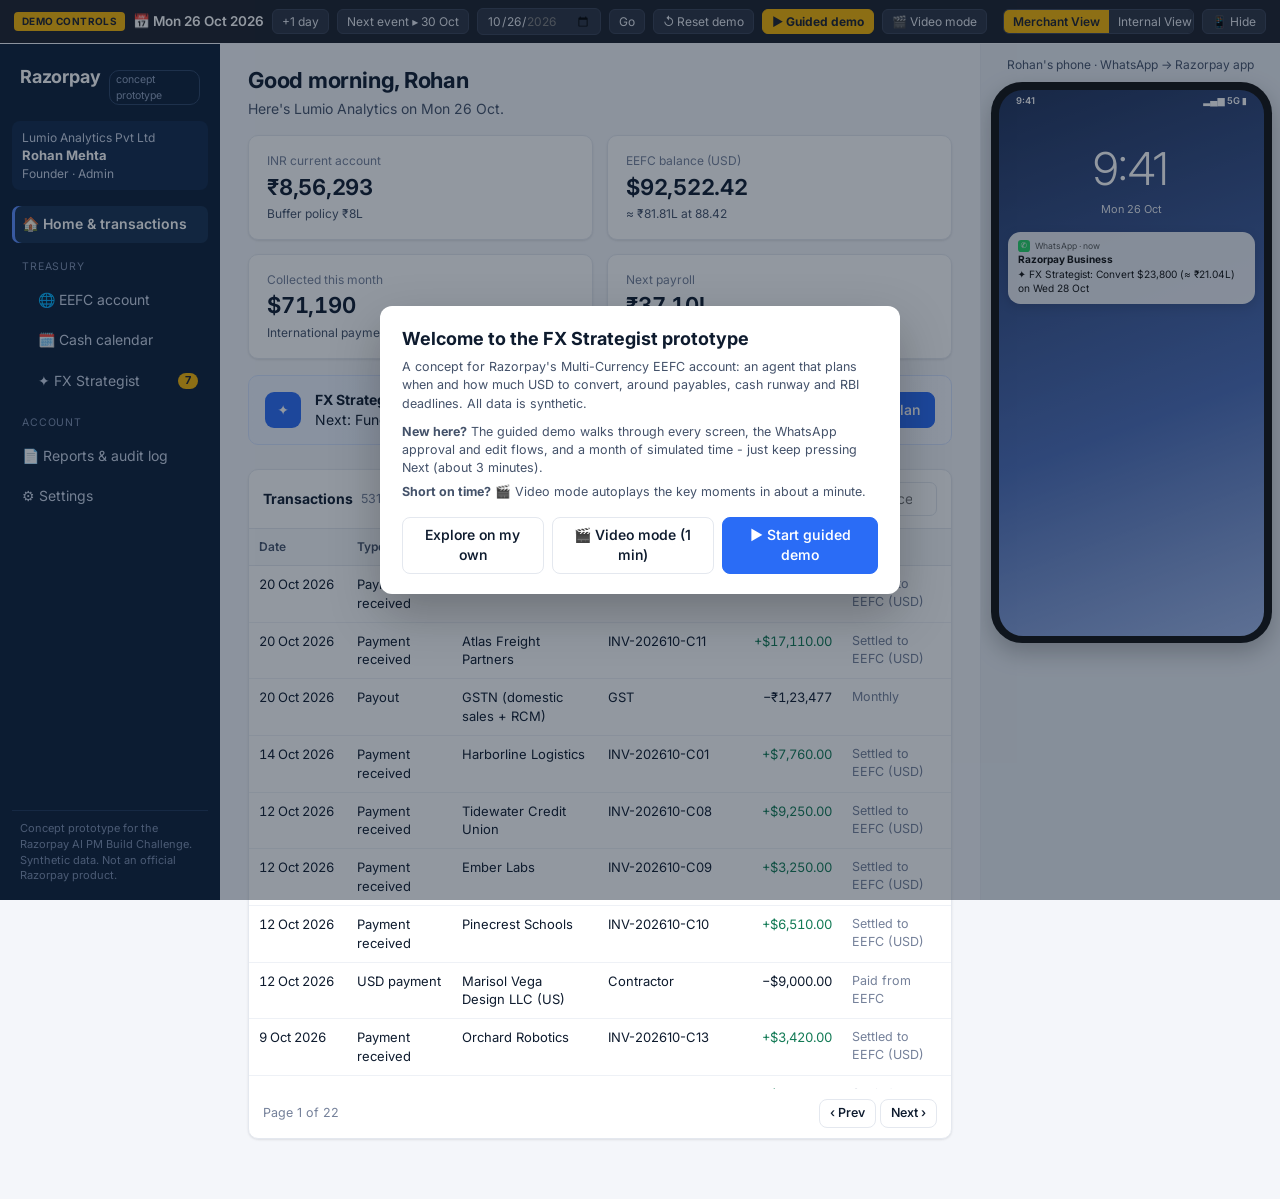
<file: prototype/FX_Strategist_Prototype.html>
<!doctype html>
<html lang="en">
<head>
<meta charset="utf-8">
<meta name="viewport" content="width=device-width, initial-scale=1">
<title>FX Strategist · Concept Prototype</title>
<link rel="preconnect" href="https://fonts.googleapis.com">
<link href="https://fonts.googleapis.com/css2?family=Inter:wght@400;500;600;700&display=swap" rel="stylesheet">
<style>
:root {
  color-scheme: light;
  --bg: #f4f6fa; --surface: #ffffff; --surface-2: #f8fafc; --line: #e4e8ef; --line-2: #eef1f6;
  --ink: #0e1b2e; --ink-2: #44526a; --muted: #75819a;
  --side: #0b1d36; --side-ink: #c9d3e6; --side-active: #16304f;
  --accent: #2a6cf6; --accent-ink: #ffffff; --accent-soft: #e8f0ff;
  --high: #127a55; --high-bg: #e2f4eb; --med: #a95b06; --med-bg: #fdf0dc; --low: #b8322a; --low-bg: #fbe5e3; --lock: #3c4a63; --lock-bg: #e8ecf2;
  --series-1: #2a78d6; --series-2: #eb6834; --grid: #e9edf3;
  --radius: 10px; --shadow: 0 1px 2px rgba(16,24,40,.05), 0 1px 3px rgba(16,24,40,.06);
  --font: "Inter", system-ui, -apple-system, "Segoe UI", Roboto, sans-serif;
}
* { box-sizing: border-box; }
html, body { margin: 0; height: 100%; }
body { background: var(--bg); color: var(--ink); font: 14px/1.45 var(--font); -webkit-font-smoothing: antialiased; }
button { font: inherit; cursor: pointer; }
input, select { font: inherit; }
a { color: var(--accent); }
.num { font-variant-numeric: tabular-nums; }

/* demo bar */
#demobar { position: sticky; top: 0; z-index: 30; display: flex; align-items: center; gap: 10px; flex-wrap: wrap; padding: 8px 14px; background: #1b1f2a; color: #e7eaf0; font-size: 12.5px; }
#demobar .tag { background: #f5b301; color: #1b1f2a; font-weight: 700; padding: 2px 8px; border-radius: 4px; letter-spacing: .04em; font-size: 11px; }
#demobar .date { font-weight: 600; font-size: 13.5px; color: #fff; }
#demobar button, #demobar input { background: #2b3242; color: #e7eaf0; border: 1px solid #3a4357; border-radius: 6px; padding: 4px 10px; }
#demobar button:hover { background: #353e52; }
#demobar .sp { flex: 1; }
#demobar .seg { display: inline-flex; border: 1px solid #3a4357; border-radius: 6px; overflow: hidden; }
#demobar .seg button { border: 0; border-radius: 0; }
#demobar .seg button.on { background: #f5b301; color: #1b1f2a; font-weight: 600; }
#demobar .hint { color: #9aa3b5; }

.shell { display: grid; grid-template-columns: 220px minmax(0, 1fr) auto; min-height: calc(100vh - 44px); }
aside.side { background: var(--side); color: var(--side-ink); padding: 16px 12px; display: flex; flex-direction: column; gap: 4px; position: sticky; top: 44px; height: calc(100vh - 44px); overflow: auto; }
.brand { display: flex; align-items: baseline; gap: 8px; padding: 4px 8px 12px; }
.brand b { color: #fff; font-size: 18px; letter-spacing: -.01em; }
.brand span { font-size: 10.5px; color: #8fa0bf; border: 1px solid #2c4366; padding: 1px 6px; border-radius: 10px; }
.merchant { background: #10284a; border-radius: 8px; padding: 8px 10px; margin: 0 0 12px; font-size: 12px; }
.merchant b { color: #fff; display: block; font-size: 13px; }
.navsec { font-size: 10.5px; text-transform: uppercase; letter-spacing: .08em; color: #7d8fb0; padding: 12px 10px 4px; }
.nav { display: flex; align-items: center; gap: 10px; padding: 8px 10px; border-radius: 7px; color: var(--side-ink); background: none; border: 0; text-align: left; width: 100%; }
.nav:hover { background: #12294a; color: #fff; }
.nav.on { background: var(--side-active); color: #fff; font-weight: 600; box-shadow: inset 3px 0 0 #5b8cff; }
.nav.sub { padding-left: 26px; }
.badge { margin-left: auto; background: #f5b301; color: #1b1f2a; font-size: 11px; font-weight: 700; border-radius: 10px; padding: 0 7px; }
.side .foot { margin-top: auto; font-size: 11px; color: #7d8fb0; padding: 10px 8px 0; border-top: 1px solid #1d3558; }

main { padding: 22px 28px 60px; min-width: 0; }
.ph { display: flex; align-items: flex-end; gap: 12px; margin-bottom: 16px; }
.ph h1 { font-size: 22px; margin: 0; letter-spacing: -.01em; }
.ph p { margin: 2px 0 0; color: var(--ink-2); }
.ph .sp { flex: 1; }
.crumb { font-size: 12px; color: var(--muted); margin-bottom: 4px; }

.card { background: var(--surface); border: 1px solid var(--line); border-radius: var(--radius); box-shadow: var(--shadow); }
.card.pad { padding: 16px 18px; }
.card h3 { margin: 0 0 4px; font-size: 15px; }
.card .sub { color: var(--muted); font-size: 12.5px; }
.grid { display: grid; gap: 14px; }
.g4 { grid-template-columns: repeat(4, minmax(0, 1fr)); }
.g3 { grid-template-columns: repeat(3, minmax(0, 1fr)); }
.g2 { grid-template-columns: repeat(2, minmax(0, 1fr)); }
.mt { margin-top: 16px; } .mt2 { margin-top: 24px; }
.kpi .lab { color: var(--muted); font-size: 12px; }
.kpi .val { font-size: 22px; font-weight: 650; margin-top: 2px; letter-spacing: -.01em; }
.kpi .foot { font-size: 12px; color: var(--ink-2); margin-top: 2px; }
.warn { color: var(--low); } .ok { color: var(--high); }

.btn { border: 1px solid var(--line); background: var(--surface); color: var(--ink); border-radius: 8px; padding: 7px 14px; font-weight: 550; }
.btn:hover { background: var(--surface-2); }
.btn.primary { background: var(--accent); border-color: var(--accent); color: #fff; }
.btn.primary:hover { filter: brightness(.95); }
.btn.primary:disabled { opacity: .45; cursor: not-allowed; }
.btn.ghost { border-color: transparent; background: none; color: var(--ink-2); }
.btn.sm { padding: 4px 10px; font-size: 12.5px; }
.btn.danger { color: var(--low); }
.link { background: none; border: 0; color: var(--accent); padding: 0; font-weight: 550; }

table.t { width: 100%; border-collapse: collapse; font-size: 13px; }
table.t th { text-align: left; font-weight: 600; color: var(--ink-2); font-size: 12px; padding: 9px 10px; border-bottom: 1px solid var(--line); background: var(--surface-2); position: sticky; top: 0; }
table.t td { padding: 9px 10px; border-bottom: 1px solid var(--line-2); vertical-align: top; }
table.t td.r, table.t th.r { text-align: right; }
table.t tr.new td { background: #fffbea; }
.tablewrap { overflow: auto; max-height: 560px; }
.chip { display: inline-flex; align-items: center; gap: 5px; font-size: 11.5px; font-weight: 600; padding: 2px 8px; border-radius: 20px; white-space: nowrap; }
.chip.high { background: var(--high-bg); color: var(--high); }
.chip.medium { background: var(--med-bg); color: var(--med); }
.chip.low { background: var(--low-bg); color: var(--low); }
.chip.locked { background: var(--lock-bg); color: var(--lock); }
.chip.neutral { background: var(--line-2); color: var(--ink-2); }
.chip.new { background: #fff1b8; color: #6b5200; }
.chip .ico { font-size: 11px; }
.tabs { display: flex; gap: 4px; border-bottom: 1px solid var(--line); margin-bottom: 12px; }
.tabs button { background: none; border: 0; padding: 8px 12px; color: var(--ink-2); border-bottom: 2px solid transparent; font-weight: 550; }
.tabs button.on { color: var(--ink); border-color: var(--accent); }
.toolbar { display: flex; gap: 8px; align-items: center; padding: 12px 14px; border-bottom: 1px solid var(--line); }
.toolbar input[type=search] { border: 1px solid var(--line); border-radius: 7px; padding: 6px 10px; min-width: 240px; }
.pager { display: flex; justify-content: space-between; align-items: center; padding: 10px 14px; color: var(--muted); font-size: 12.5px; }

/* callout */
.callout { display: flex; gap: 14px; align-items: center; padding: 14px 16px; border-radius: var(--radius); background: linear-gradient(90deg, #eef4ff, #f7f9ff); border: 1px solid #d6e3ff; }
.callout .ic { width: 36px; height: 36px; border-radius: 9px; background: var(--accent); color: #fff; display: grid; place-items: center; font-weight: 700; }
.callout .sp { flex: 1; }
.info { background: var(--surface-2); border: 1px dashed var(--line); border-radius: 8px; padding: 10px 12px; color: var(--ink-2); font-size: 12.5px; }

/* recommendation cards */
.rec { padding: 16px 18px; border-left: 4px solid var(--line); }
.rec.high { border-left-color: var(--high); } .rec.medium { border-left-color: #e08a1e; } .rec.low { border-left-color: var(--low); } .rec.locked { border-left-color: var(--lock); }
.rec .top { display: flex; gap: 8px; align-items: center; flex-wrap: wrap; }
.rec .kind { font-size: 11.5px; color: var(--muted); text-transform: uppercase; letter-spacing: .05em; font-weight: 600; }
.rec h3 { font-size: 16px; margin: 6px 0 8px; }
.rec .action { display: flex; gap: 18px; flex-wrap: wrap; align-items: baseline; padding: 10px 12px; background: var(--surface-2); border-radius: 8px; }
.rec .action .big { font-size: 20px; font-weight: 650; }
.rec .action .muted { color: var(--muted); font-size: 12.5px; }
.rec ul.why { margin: 10px 0 0; padding-left: 18px; color: var(--ink-2); font-size: 13px; }
.rec ul.why li { margin: 2px 0; }
.rec .btns { display: flex; gap: 8px; margin-top: 12px; align-items: center; flex-wrap: wrap; }
.rec .btns .sp { flex: 1; }
.rec.skipped { opacity: .55; }
.flag { margin-top: 10px; border: 1px solid #f3c98a; background: #fff8ec; border-radius: 8px; padding: 10px 12px; }
.flag b { color: var(--med); }
.flag .row { display: flex; gap: 8px; align-items: center; margin-top: 8px; flex-wrap: wrap; }
.flag input { border: 1px solid #e6c48f; border-radius: 6px; padding: 5px 8px; width: 140px; }
.factors { display: flex; gap: 14px; margin-top: 10px; font-size: 12px; color: var(--muted); }
.factors .bar { display: inline-block; width: 54px; height: 6px; background: var(--line-2); border-radius: 3px; vertical-align: middle; margin-left: 4px; overflow: hidden; }
.factors .bar i { display: block; height: 100%; background: #7d93b8; border-radius: 3px; }
.tranches { margin-top: 8px; font-size: 12.5px; color: var(--ink-2); }
.summary-strip { display: grid; grid-template-columns: repeat(4, 1fr); gap: 0; }
.summary-strip > div { padding: 12px 16px; border-right: 1px solid var(--line); }
.summary-strip > div:last-child { border-right: 0; }
.summary-strip .lab { font-size: 12px; color: var(--muted); }
.summary-strip .val { font-size: 18px; font-weight: 650; }

/* buckets */
.bucket .bar { display: flex; height: 10px; border-radius: 5px; overflow: hidden; background: var(--line-2); margin: 10px 0 8px; gap: 2px; }
.bucket .bar i { display: block; height: 100%; }
.bucket .legend { display: flex; gap: 12px; font-size: 12px; color: var(--ink-2); flex-wrap: wrap; }
.dot { display: inline-block; width: 8px; height: 8px; border-radius: 50%; margin-right: 4px; vertical-align: middle; }

/* chart */
.chart { position: relative; }
.chart svg { width: 100%; height: auto; display: block; }
.chart .tip { position: absolute; pointer-events: none; background: #0e1b2e; color: #fff; font-size: 12px; padding: 7px 9px; border-radius: 6px; white-space: nowrap; transform: translate(-50%, -110%); display: none; }
.legendrow { display: flex; gap: 16px; font-size: 12.5px; color: var(--ink-2); margin: 6px 0 4px; flex-wrap: wrap; }
.legendrow .key { display: inline-block; width: 16px; height: 2px; vertical-align: middle; margin-right: 6px; }

/* modal */
.overlay { position: fixed; inset: 0; background: rgba(14, 27, 46, .45); display: grid; place-items: center; z-index: 50; }
.modal { background: #fff; border-radius: 12px; width: min(520px, 92vw); padding: 20px 22px; box-shadow: 0 20px 50px rgba(0,0,0,.25); }
.modal h2 { margin: 0 0 6px; font-size: 18px; }
.modal .row { display: grid; grid-template-columns: 1fr 1fr; gap: 10px; margin: 8px 0; }
.modal label { font-size: 12px; color: var(--ink-2); display: block; margin-bottom: 3px; }
.modal input { width: 100%; border: 1px solid var(--line); border-radius: 7px; padding: 7px 9px; }
.modal .foot { display: flex; justify-content: flex-end; gap: 8px; margin-top: 16px; }
.err { color: var(--low); font-size: 12.5px; margin-top: 6px; }
.note { color: var(--ink-2); font-size: 12.5px; margin-top: 6px; }
.fp { width: 84px; height: 84px; border-radius: 50%; border: 2px solid var(--accent); display: grid; place-items: center; margin: 14px auto; font-size: 38px; color: var(--accent); background: var(--accent-soft); cursor: pointer; transition: transform .2s; }
.fp.scan { animation: pulse 0.9s ease-in-out infinite; }
.fp.ok { border-color: var(--high); color: var(--high); background: var(--high-bg); }
@keyframes pulse { 0%,100% { transform: scale(1);} 50% { transform: scale(1.07);} }
.steps { list-style: none; padding: 0; margin: 10px 0 0; font-size: 13px; }
.steps li { padding: 4px 0; }

/* toasts */
#toasts { position: fixed; bottom: 18px; left: 50%; transform: translateX(-50%); z-index: 60; display: flex; flex-direction: column; gap: 8px; align-items: center; }
.toast { background: #0e1b2e; color: #fff; padding: 9px 14px; border-radius: 8px; font-size: 13px; box-shadow: 0 6px 20px rgba(0,0,0,.2); }

/* phone */
#phone { width: 0; overflow: hidden; transition: width .2s; background: #e9edf3; border-left: 1px solid var(--line); position: sticky; top: 44px; height: calc(100vh - 44px); }
#phone.open { width: 300px; }
.phwrap { padding: 12px 10px; }
.phcap { font-size: 12px; color: var(--ink-2); text-align: center; margin-bottom: 8px; }
.device { zoom: 0.78; width: 360px; height: min(720px, calc((100vh - 100px) / 0.78)); border-radius: 40px; background: #111; padding: 10px; box-shadow: 0 12px 30px rgba(0,0,0,.25); margin: 0 auto; }
.screen { width: 100%; height: 100%; border-radius: 31px; overflow: hidden; position: relative; background: #fff; display: flex; flex-direction: column; font-size: 13px; }
.sbar { height: 30px; display: flex; justify-content: space-between; align-items: center; padding: 0 22px; font-size: 12px; font-weight: 600; flex: none; }
.lock { background: linear-gradient(160deg, #20325a, #4b6cb7 60%, #9fb6e8); color: #fff; height: 100%; display: flex; flex-direction: column; }
.lock .clock { text-align: center; font-size: 58px; font-weight: 300; margin-top: 30px; }
.lock .ldate { text-align: center; font-size: 14px; opacity: .9; }
.notif { margin: 18px 12px 0; background: rgba(255,255,255,.88); color: #111; border-radius: 16px; padding: 10px 12px; cursor: pointer; box-shadow: 0 4px 14px rgba(0,0,0,.15); }
.notif .napp { font-size: 11px; color: #555; display: flex; gap: 6px; align-items: center; }
.wa-ic { width: 16px; height: 16px; border-radius: 4px; background: #25d366; color: #fff; display: inline-grid; place-items: center; font-size: 10px; font-weight: 700; }
.wa { background: #efe7de; height: 100%; display: flex; flex-direction: column; }
.wa .head { background: #075e54; color: #fff; padding: 10px 12px; display: flex; gap: 10px; align-items: center; flex: none; }
.wa .head .av { width: 32px; height: 32px; border-radius: 50%; background: #fff; color: #0b1d36; display: grid; place-items: center; font-weight: 800; font-size: 13px; }
.wa .body { flex: 1; overflow: auto; padding: 10px; display: flex; flex-direction: column; gap: 8px; }
.bub { background: #fff; border-radius: 0 10px 10px 10px; padding: 8px 10px; max-width: 88%; box-shadow: 0 1px 1px rgba(0,0,0,.08); font-size: 12.8px; }
.bub.me { align-self: flex-end; background: #dcf8c6; border-radius: 10px 0 10px 10px; }
.bub .time { font-size: 10px; color: #8a8a8a; text-align: right; }
.qr { display: flex; flex-direction: column; gap: 4px; max-width: 88%; }
.qr button { background: #fff; border: 0; border-radius: 8px; padding: 8px; color: #0a7cff; font-weight: 600; box-shadow: 0 1px 1px rgba(0,0,0,.08); }
.app { height: 100%; position: relative; background: #f4f6fa; }
.app .ahead { background: #0b1d36; color: #fff; padding: 14px 14px 18px; }
.app .ahead small { opacity: .8; }
.app .tiles { display: grid; grid-template-columns: 1fr 1fr; gap: 8px; padding: 10px; }
.app .tile { background: #fff; border-radius: 10px; padding: 10px; font-size: 12px; }
.app .tile b { display: block; font-size: 15px; }
.dim { position: absolute; inset: 0; background: rgba(10, 18, 32, .55); display: grid; place-items: center; padding: 14px; }
.sheet { background: #fff; border-radius: 16px; padding: 14px; width: 100%; box-shadow: 0 10px 30px rgba(0,0,0,.3); }
.sheet h4 { margin: 4px 0 6px; font-size: 15px; }
.sheet .amt { font-size: 22px; font-weight: 700; }
.sheet .btns { display: grid; gap: 6px; margin-top: 12px; }
.sheet .btns button { padding: 10px; border-radius: 10px; border: 1px solid var(--line); background: #fff; font-weight: 600; }
.sheet .btns button.primary { background: var(--accent); color: #fff; border-color: var(--accent); }
.sheet input { width: 100%; border: 1px solid var(--line); border-radius: 8px; padding: 8px; }
.sheet label { font-size: 11.5px; color: var(--ink-2); display: block; margin: 8px 0 3px; }
.ph-empty { text-align: center; color: #fff; opacity: .9; margin-top: 30px; font-size: 13px; }

@media (max-width: 1200px) { .g4 { grid-template-columns: repeat(2, 1fr); } }

table.t td.num { white-space: nowrap; }
.obtable td:last-child { white-space: nowrap; }
.obtable { max-height: none !important; }

main { container-type: inline-size; }
@container (max-width: 980px) { .g4 { grid-template-columns: repeat(2, minmax(0, 1fr)); } .summary-strip { grid-template-columns: repeat(2, 1fr); } .summary-strip > div:nth-child(2) { border-right: 0; } }
@container (max-width: 760px) { .g3, .g2 { grid-template-columns: minmax(0, 1fr); } }
.flash { animation: flash 1.6s ease-out; }
@keyframes flash { 0% { box-shadow: 0 0 0 3px #f5b301; } 100% { box-shadow: var(--shadow); } }

.obtable td:first-child { min-width: 200px; }
.obtable td:last-child .btn { padding: 4px 8px; }
.toolbar .btn { white-space: nowrap; }
@container (max-width: 980px) { .obtable .sub { display: none; } }

/* guided demo */
#tourpanel { position: fixed; left: 14px; bottom: 14px; width: 390px; z-index: 55; background: #121a2b; color: #e8ecf4; border-radius: 12px; padding: 12px 14px 12px; box-shadow: 0 14px 40px rgba(0,0,0,.35); font-size: 13px; }
#tourpanel .tp-head { display: flex; gap: 8px; align-items: center; color: #9aa6bd; font-size: 12px; }
#tourpanel .tag { background: #f5b301; color: #1b1f2a; font-weight: 700; padding: 1px 7px; border-radius: 4px; font-size: 10.5px; letter-spacing: .04em; }
#tourpanel .tp-x { background: none; border: 0; color: #9aa6bd; font-size: 14px; }
#tourpanel .tp-bar { height: 3px; background: #26324a; border-radius: 2px; margin: 8px 0 10px; overflow: hidden; }
#tourpanel .tp-bar i { display: block; height: 100%; background: #f5b301; }
#tourpanel h4 { margin: 0 0 4px; font-size: 15px; color: #fff; }
#tourpanel p { margin: 0; line-height: 1.5; color: #cfd6e4; }
#tourpanel .tp-btns { display: flex; gap: 8px; justify-content: flex-end; margin-top: 12px; flex-wrap: wrap; }
#tourpanel .tp-btns button { background: #26324a; color: #e8ecf4; border: 1px solid #34425f; border-radius: 7px; padding: 6px 12px; font-weight: 600; }
#tourpanel .tp-btns button.primary { background: #f5b301; border-color: #f5b301; color: #1b1f2a; }
#tourpanel .tp-btns button:disabled { opacity: .5; cursor: default; }
.tour-hl { outline: 3px solid #f5b301 !important; outline-offset: 3px; border-radius: 10px; transition: outline-color .3s; }

#demobar { flex-wrap: nowrap; overflow-x: auto; white-space: nowrap; }
#demobar button, #demobar input { padding: 3px 9px; font-size: 12px; }
@media (max-width: 1600px) { #demobar .hint { display: none; } }

#tourpanel.video { width: 460px; }
#tourpanel .vcap { font-size: 18px; font-weight: 650; color: #fff; line-height: 1.35; }

.chip.market { background: #e8f0ff; color: #2a5bd7; }
.rec.market { border-left-color: #2a6cf6; }
.ratecard { display: grid; grid-template-columns: repeat(6, auto); gap: 18px; padding: 12px 16px; align-items: end; justify-content: space-between; }
.ratecard .lab { font-size: 12px; color: var(--muted); }
@container (max-width: 980px) { .ratecard { grid-template-columns: repeat(3, auto); } }

.ccyrow { display: flex; gap: 10px; align-items: center; flex-wrap: wrap; background: var(--surface); border: 1px solid var(--line); border-radius: var(--radius); padding: 10px 14px; }
.ccyrow .lab { font-size: 12px; color: var(--muted); margin-right: 4px; }
.ccy { display: inline-flex; gap: 6px; align-items: center; padding: 5px 10px; border-radius: 8px; border: 1px solid var(--line); font-size: 13px; }
.ccy.on { border-color: #9cc9b1; background: #f3fbf6; }
.ccy.off { opacity: .55; }
.ccyrow .sub { flex-basis: 100%; }

#pending-card td.acts { white-space: nowrap; text-align: right; width: 1%; }
#pending-card td:first-child { width: 120px; white-space: nowrap; }
#pending-card td:nth-child(2) { width: 170px; }
#decisions-card td:first-child { width: 70px; }
#decisions-card td:nth-child(2) { width: 120px; }
#pending-card td.acts .btn { margin-left: 4px; padding: 3px 8px; font-size: 12px; }
td.empty { padding: 18px 12px !important; line-height: 1.5; }

#demobar { gap: 8px; }
@media (max-width: 1500px) { #demobar input[type=date] { width: 128px; } #demobar .tag { font-size: 10px; } }

</style>
</head>
<body>
<div id="demobar"></div>
<div class="shell"><aside class="side" id="side"></aside><main id="main"></main><section id="phone"></section></div>
<div id="modal-root"></div><div id="toasts"></div>
<script>
window.FX_DATA = {"meta":{"today":"2026-10-26","end":"2026-12-01","eefcStart":"2026-09-01","buffer":800000,"cardMarkup":0.03,"wireMarkup":0.009,"historicalAvoidable":390489,"historicalMonths":22,"historicalAnnual":212994,"historicalUsdCosts":192114.33000000002},"merchant":{"name":"Lumio Analytics Pvt Ltd","city":"Bengaluru","business":"B2B SaaS (analytics platform)","billing_currency":"USD","employees_approx":42,"razorpay_products":["Payment Gateway (international)","MoneySaver Export Account - EEFC settlement"],"eefc_enabled_on":"2026-09-01"},"start":{"inr":856293,"buckets":[{"id":"2026-09","received":71190.0,"used":18857.58,"converted":31000.0,"remaining":21332.42,"receiptRate":87.8788},{"id":"2026-10","received":71190.0,"used":0,"converted":0,"remaining":71190.0,"receiptRate":87.8407}]},"fx":{"2026-08-03":88.1699,"2026-08-04":87.7076,"2026-08-05":87.841,"2026-08-06":88.1442,"2026-08-07":88.0114,"2026-08-10":88.1399,"2026-08-11":88.2758,"2026-08-12":87.9914,"2026-08-13":88.1665,"2026-08-14":88.4198,"2026-08-17":88.4643,"2026-08-18":88.4547,"2026-08-19":88.6033,"2026-08-20":88.3191,"2026-08-21":88.3385,"2026-08-24":88.5364,"2026-08-25":88.3078,"2026-08-26":88.4941,"2026-08-27":88.4185,"2026-08-28":88.0351,"2026-08-31":88.0176,"2026-09-01":87.8402,"2026-09-02":87.9012,"2026-09-03":87.6871,"2026-09-04":87.8828,"2026-09-07":87.7486,"2026-09-08":87.8164,"2026-09-09":87.709,"2026-09-10":87.6516,"2026-09-11":87.8733,"2026-09-14":87.9151,"2026-09-15":87.8443,"2026-09-16":87.6158,"2026-09-17":87.8315,"2026-09-18":87.9689,"2026-09-21":87.9106,"2026-09-22":87.9576,"2026-09-23":87.7697,"2026-09-24":87.5849,"2026-09-25":87.4352,"2026-09-28":87.5021,"2026-09-29":87.5586,"2026-09-30":87.4237,"2026-10-01":87.5613,"2026-10-02":87.7078,"2026-10-05":87.7417,"2026-10-06":87.9353,"2026-10-07":87.8844,"2026-10-08":87.8656,"2026-10-09":87.9549,"2026-10-12":87.9507,"2026-10-13":88.0995,"2026-10-14":87.8702,"2026-10-15":88.1357,"2026-10-16":87.9933,"2026-10-19":87.965,"2026-10-20":87.7129,"2026-10-21":87.8256,"2026-10-22":88.0629,"2026-10-23":88.2633,"2026-10-26":88.42,"2026-10-27":88.3105,"2026-10-28":88.1858,"2026-10-29":88.0348,"2026-10-30":87.96,"2026-11-02":87.7924,"2026-11-03":87.9406,"2026-11-04":87.8359,"2026-11-05":87.84,"2026-11-06":87.9503,"2026-11-09":88.32,"2026-11-10":88.86,"2026-11-11":89.12,"2026-11-12":88.62,"2026-11-13":88.58,"2026-11-16":88.3644,"2026-11-17":88.3223,"2026-11-18":88.242,"2026-11-19":88.2334,"2026-11-20":88.18,"2026-11-23":88.0982,"2026-11-24":88.0507,"2026-11-25":88.0645,"2026-11-26":87.934,"2026-11-27":88.0218,"2026-11-30":87.8392,"2026-12-01":87.86,"2026-12-02":87.8593,"2026-12-03":87.8549,"2026-12-04":87.92},"tx":[{"date":"2026-10-20","type":"Payment received","party":"Brightpath Health","ref":"INV-202609-C02","ccy":"USD","amount":8630.0,"dir":"in","note":"Settled to EEFC (USD)"},{"date":"2026-10-20","type":"Payment received","party":"Atlas Freight Partners","ref":"INV-202610-C11","ccy":"USD","amount":17110.0,"dir":"in","note":"Settled to EEFC (USD)"},{"date":"2026-10-20","type":"Payout","party":"GSTN (domestic sales + RCM)","ref":"GST","ccy":"INR","amount":123477.0,"dir":"out","note":"Monthly"},{"date":"2026-10-14","type":"Payment received","party":"Harborline Logistics","ref":"INV-202610-C01","ccy":"USD","amount":7760.0,"dir":"in","note":"Settled to EEFC (USD)"},{"date":"2026-10-12","type":"Payment received","party":"Tidewater Credit Union","ref":"INV-202610-C08","ccy":"USD","amount":9250.0,"dir":"in","note":"Settled to EEFC (USD)"},{"date":"2026-10-12","type":"Payment received","party":"Ember Labs","ref":"INV-202610-C09","ccy":"USD","amount":3250.0,"dir":"in","note":"Settled to EEFC (USD)"},{"date":"2026-10-12","type":"Payment received","party":"Pinecrest Schools","ref":"INV-202610-C10","ccy":"USD","amount":6510.0,"dir":"in","note":"Settled to EEFC (USD)"},{"date":"2026-10-12","type":"USD payment","party":"Marisol Vega Design LLC (US)","ref":"Contractor","ccy":"USD","amount":9000.0,"dir":"out","note":"Paid from EEFC"},{"date":"2026-10-09","type":"Payment received","party":"Orchard Robotics","ref":"INV-202610-C13","ccy":"USD","amount":3420.0,"dir":"in","note":"Settled to EEFC (USD)"},{"date":"2026-10-08","type":"Payment received","party":"Quillmark Legal","ref":"INV-202610-C06","ccy":"USD","amount":4630.0,"dir":"in","note":"Settled to EEFC (USD)"},{"date":"2026-10-07","type":"Payment received","party":"Solace Fitness","ref":"INV-202610-C07","ccy":"USD","amount":3880.0,"dir":"in","note":"Settled to EEFC (USD)"},{"date":"2026-10-07","type":"Payment received","party":"Kestrel Analytics","ref":"INV-202610-C12","ccy":"USD","amount":6750.0,"dir":"in","note":"Settled to EEFC (USD)"},{"date":"2026-10-07","type":"USD payment","party":"Dev & collaboration tools","ref":"SaaS tools","ccy":"USD","amount":1290.0,"dir":"out","note":"Paid from EEFC"},{"date":"2026-10-05","type":"Payout","party":"Prestige Workspace LLP","ref":"Rent","ccy":"INR","amount":336000.0,"dir":"out","note":"Monthly"},{"date":"2026-10-05","type":"USD payment","party":"AWS","ref":"Cloud hosting","ccy":"USD","amount":7277.58,"dir":"out","note":"Paid from EEFC"},{"date":"2026-10-01","type":"Payout","party":"Employees (salary run)","ref":"Payroll","ccy":"INR","amount":3709600.0,"dir":"out","note":"Monthly"},{"date":"2026-09-29","type":"Conversion","party":"USD to INR","ref":"Manual - fund Oct payroll, rent & GST","ccy":"USD","amount":31000.0,"dir":"conv","note":"@ 87.5586 = INR 2,714,317"},{"date":"2026-09-24","type":"Payout","party":"Rao & Mehta Chartered Accountants","ref":"Audit & CA fees","ccy":"INR","amount":280000.0,"dir":"out","note":"Annual"},{"date":"2026-09-22","type":"Payment received","party":"Atlas Freight Partners","ref":"INV-202609-C11","ccy":"USD","amount":17110.0,"dir":"in","note":"Settled to EEFC (USD)"},{"date":"2026-09-21","type":"Payment received","party":"Brightpath Health","ref":"INV-202608-C02","ccy":"USD","amount":8630.0,"dir":"in","note":"Settled to EEFC (USD)"},{"date":"2026-09-21","type":"Payout","party":"GSTN (domestic sales + RCM)","ref":"GST","ccy":"INR","amount":129148.0,"dir":"out","note":"Monthly"},{"date":"2026-09-15","type":"Payment received","party":"Solace Fitness","ref":"INV-202609-C07","ccy":"USD","amount":3880.0,"dir":"in","note":"Settled to EEFC (USD)"},{"date":"2026-09-15","type":"Payment received","party":"Ember Labs","ref":"INV-202609-C09","ccy":"USD","amount":3250.0,"dir":"in","note":"Settled to EEFC (USD)"},{"date":"2026-09-15","type":"Payout","party":"Income Tax Dept","ref":"Advance tax","ccy":"INR","amount":600000.0,"dir":"out","note":"Quarterly"},{"date":"2026-09-14","type":"Payment received","party":"Harborline Logistics","ref":"INV-202609-C01","ccy":"USD","amount":7760.0,"dir":"in","note":"Settled to EEFC (USD)"},{"date":"2026-09-14","type":"Payment received","party":"Kestrel Analytics","ref":"INV-202609-C12","ccy":"USD","amount":6750.0,"dir":"in","note":"Settled to EEFC (USD)"},{"date":"2026-09-14","type":"Payment received","party":"Orchard Robotics","ref":"INV-202609-C13","ccy":"USD","amount":3420.0,"dir":"in","note":"Settled to EEFC (USD)"},{"date":"2026-09-08","type":"Payment received","party":"Tidewater Credit Union","ref":"INV-202609-C08","ccy":"USD","amount":9250.0,"dir":"in","note":"Settled to EEFC (USD)"},{"date":"2026-09-07","type":"Payment received","party":"Quillmark Legal","ref":"INV-202609-C06","ccy":"USD","amount":4630.0,"dir":"in","note":"Settled to EEFC (USD)"},{"date":"2026-09-07","type":"Payment received","party":"Pinecrest Schools","ref":"INV-202609-C10","ccy":"USD","amount":6510.0,"dir":"in","note":"Settled to EEFC (USD)"},{"date":"2026-09-07","type":"Payout","party":"Prestige Workspace LLP","ref":"Rent","ccy":"INR","amount":336000.0,"dir":"out","note":"Monthly"},{"date":"2026-09-07","type":"USD payment","party":"Dev & collaboration tools","ref":"SaaS tools","ccy":"USD","amount":1290.0,"dir":"out","note":"Paid from EEFC"},{"date":"2026-09-03","type":"USD payment","party":"AWS","ref":"Cloud hosting","ccy":"USD","amount":6536.33,"dir":"out","note":"Corporate card: bought USD (INR 590,346)"},{"date":"2026-09-01","type":"Payout","party":"Employees (salary run)","ref":"Payroll","ccy":"INR","amount":3723140.0,"dir":"out","note":"Monthly"},{"date":"2026-08-28","type":"Payment received","party":"Brightpath Health","ref":"INV-202607-C02","ccy":"USD","amount":8630.0,"dir":"in","note":"Converted to INR at settlement"},{"date":"2026-08-28","type":"Conversion","party":"USD to INR","ref":"Auto at settlement","ccy":"USD","amount":8630.0,"dir":"conv","note":"@ 88.0351 = INR 759,743"},{"date":"2026-08-21","type":"Payment received","party":"Atlas Freight Partners","ref":"INV-202608-C11","ccy":"USD","amount":17110.0,"dir":"in","note":"Converted to INR at settlement"},{"date":"2026-08-21","type":"Conversion","party":"USD to INR","ref":"Auto at settlement","ccy":"USD","amount":17110.0,"dir":"conv","note":"@ 88.3385 = INR 1,511,472"},{"date":"2026-08-20","type":"Payout","party":"GSTN (domestic sales + RCM)","ref":"GST","ccy":"INR","amount":184638.0,"dir":"out","note":"Monthly"},{"date":"2026-08-17","type":"Payment received","party":"Solace Fitness","ref":"INV-202608-C07","ccy":"USD","amount":3880.0,"dir":"in","note":"Converted to INR at settlement"},{"date":"2026-08-17","type":"Conversion","party":"USD to INR","ref":"Auto at settlement","ccy":"USD","amount":3880.0,"dir":"conv","note":"@ 88.4643 = INR 343,241"},{"date":"2026-08-14","type":"Payment received","party":"Quillmark Legal","ref":"INV-202608-C06","ccy":"USD","amount":4630.0,"dir":"in","note":"Converted to INR at settlement"},{"date":"2026-08-14","type":"Conversion","party":"USD to INR","ref":"Auto at settlement","ccy":"USD","amount":4630.0,"dir":"conv","note":"@ 88.4198 = INR 409,384"},{"date":"2026-08-13","type":"Payment received","party":"Orchard Robotics","ref":"INV-202608-C13","ccy":"USD","amount":3420.0,"dir":"in","note":"Converted to INR at settlement"},{"date":"2026-08-13","type":"Conversion","party":"USD to INR","ref":"Auto at settlement","ccy":"USD","amount":3420.0,"dir":"conv","note":"@ 88.1665 = INR 301,529"},{"date":"2026-08-11","type":"Payment received","party":"Tidewater Credit Union","ref":"INV-202608-C08","ccy":"USD","amount":9250.0,"dir":"in","note":"Converted to INR at settlement"},{"date":"2026-08-11","type":"Payment received","party":"Kestrel Analytics","ref":"INV-202608-C12","ccy":"USD","amount":6750.0,"dir":"in","note":"Converted to INR at settlement"},{"date":"2026-08-11","type":"Conversion","party":"USD to INR","ref":"Auto at settlement","ccy":"USD","amount":9250.0,"dir":"conv","note":"@ 88.2758 = INR 816,551"},{"date":"2026-08-11","type":"Conversion","party":"USD to INR","ref":"Auto at settlement","ccy":"USD","amount":6750.0,"dir":"conv","note":"@ 88.2758 = INR 595,862"},{"date":"2026-08-10","type":"Payment received","party":"Harborline Logistics","ref":"INV-202608-C01","ccy":"USD","amount":7760.0,"dir":"in","note":"Converted to INR at settlement"},{"date":"2026-08-10","type":"Payment received","party":"Ember Labs","ref":"INV-202608-C09","ccy":"USD","amount":3250.0,"dir":"in","note":"Converted to INR at settlement"},{"date":"2026-08-10","type":"Payment received","party":"Pinecrest Schools","ref":"INV-202608-C10","ccy":"USD","amount":6510.0,"dir":"in","note":"Converted to INR at settlement"},{"date":"2026-08-10","type":"Conversion","party":"USD to INR","ref":"Auto at settlement","ccy":"USD","amount":7760.0,"dir":"conv","note":"@ 88.1399 = INR 683,966"},{"date":"2026-08-10","type":"Conversion","party":"USD to INR","ref":"Auto at settlement","ccy":"USD","amount":3250.0,"dir":"conv","note":"@ 88.1399 = INR 286,455"},{"date":"2026-08-10","type":"Conversion","party":"USD to INR","ref":"Auto at settlement","ccy":"USD","amount":6510.0,"dir":"conv","note":"@ 88.1399 = INR 573,791"},{"date":"2026-08-07","type":"USD payment","party":"Dev & collaboration tools","ref":"SaaS tools","ccy":"USD","amount":1290.0,"dir":"out","note":"Corporate card: bought USD (INR 116,941)"},{"date":"2026-08-05","type":"Payout","party":"Prestige Workspace LLP","ref":"Rent","ccy":"INR","amount":336000.0,"dir":"out","note":"Monthly"},{"date":"2026-08-03","type":"Payout","party":"Employees (salary run)","ref":"Payroll","ccy":"INR","amount":3729278.0,"dir":"out","note":"Monthly"},{"date":"2026-08-03","type":"USD payment","party":"AWS","ref":"Cloud hosting","ccy":"USD","amount":5714.0,"dir":"out","note":"Corporate card: bought USD (INR 518,917)"},{"date":"2026-07-25","type":"Transfer to FD","party":"Treasury FD (non-operating)","ref":"Sweep to fixed deposit","ccy":"INR","amount":3000000.0,"dir":"out","note":"Rule-based (non-operating)"},{"date":"2026-07-20","type":"Payout","party":"GSTN (domestic sales + RCM)","ref":"GST","ccy":"INR","amount":226031.0,"dir":"out","note":"Monthly"},{"date":"2026-07-14","type":"Payment received","party":"Ember Labs","ref":"INV-202607-C09","ccy":"USD","amount":3250.0,"dir":"in","note":"Converted to INR at settlement"},{"date":"2026-07-14","type":"Conversion","party":"USD to INR","ref":"Auto at settlement","ccy":"USD","amount":3250.0,"dir":"conv","note":"@ 87.6183 = INR 284,759"},{"date":"2026-07-13","type":"Payment received","party":"Brightpath Health","ref":"INV-202606-C02","ccy":"USD","amount":8630.0,"dir":"in","note":"Converted to INR at settlement"},{"date":"2026-07-13","type":"Payment received","party":"Bluefjord Media","ref":"INV-202607-C05","ccy":"USD","amount":40710.0,"dir":"in","note":"Converted to INR at settlement"},{"date":"2026-07-13","type":"Payment received","party":"Pinecrest Schools","ref":"INV-202607-C10","ccy":"USD","amount":6510.0,"dir":"in","note":"Converted to INR at settlement"},{"date":"2026-07-13","type":"Payment received","party":"Kestrel Analytics","ref":"INV-202607-C12","ccy":"USD","amount":6750.0,"dir":"in","note":"Converted to INR at settlement"},{"date":"2026-07-13","type":"Payment received","party":"Orchard Robotics","ref":"INV-202607-C13","ccy":"USD","amount":3420.0,"dir":"in","note":"Converted to INR at settlement"},{"date":"2026-07-13","type":"Conversion","party":"USD to INR","ref":"Auto at settlement","ccy":"USD","amount":8630.0,"dir":"conv","note":"@ 87.5334 = INR 755,413"},{"date":"2026-07-13","type":"Conversion","party":"USD to INR","ref":"Auto at settlement","ccy":"USD","amount":40710.0,"dir":"conv","note":"@ 87.5334 = INR 3,563,485"},{"date":"2026-07-13","type":"Conversion","party":"USD to INR","ref":"Auto at settlement","ccy":"USD","amount":6510.0,"dir":"conv","note":"@ 87.5334 = INR 569,842"},{"date":"2026-07-13","type":"Conversion","party":"USD to INR","ref":"Auto at settlement","ccy":"USD","amount":6750.0,"dir":"conv","note":"@ 87.5334 = INR 590,850"},{"date":"2026-07-13","type":"Conversion","party":"USD to INR","ref":"Auto at settlement","ccy":"USD","amount":3420.0,"dir":"conv","note":"@ 87.5334 = INR 299,364"},{"date":"2026-07-10","type":"USD payment","party":"Marisol Vega Design LLC (US)","ref":"Contractor","ccy":"USD","amount":9000.0,"dir":"out","note":"Bank wire: bought USD (INR 797,309)"},{"date":"2026-07-09","type":"Payment received","party":"Harborline Logistics","ref":"INV-202607-C01","ccy":"USD","amount":7760.0,"dir":"in","note":"Converted to INR at settlement"},{"date":"2026-07-09","type":"Conversion","party":"USD to INR","ref":"Auto at settlement","ccy":"USD","amount":7760.0,"dir":"conv","note":"@ 87.7496 = INR 680,937"},{"date":"2026-07-08","type":"Payment received","party":"Solace Fitness","ref":"INV-202607-C07","ccy":"USD","amount":3880.0,"dir":"in","note":"Converted to INR at settlement"},{"date":"2026-07-08","type":"Payment received","party":"Tidewater Credit Union","ref":"INV-202607-C08","ccy":"USD","amount":9250.0,"dir":"in","note":"Converted to INR at settlement"},{"date":"2026-07-08","type":"Conversion","party":"USD to INR","ref":"Auto at settlement","ccy":"USD","amount":3880.0,"dir":"conv","note":"@ 87.4993 = INR 339,497"},{"date":"2026-07-08","type":"Conversion","party":"USD to INR","ref":"Auto at settlement","ccy":"USD","amount":9250.0,"dir":"conv","note":"@ 87.4993 = INR 809,369"},{"date":"2026-07-07","type":"USD payment","party":"Dev & collaboration tools","ref":"SaaS tools","ccy":"USD","amount":1290.0,"dir":"out","note":"Corporate card: bought USD (INR 116,002)"},{"date":"2026-07-06","type":"Payment received","party":"Quillmark Legal","ref":"INV-202607-C06","ccy":"USD","amount":4630.0,"dir":"in","note":"Converted to INR at settlement"},{"date":"2026-07-06","type":"Payout","party":"Prestige Workspace LLP","ref":"Rent","ccy":"INR","amount":336000.0,"dir":"out","note":"Monthly"},{"date":"2026-07-06","type":"Conversion","party":"USD to INR","ref":"Auto at settlement","ccy":"USD","amount":4630.0,"dir":"conv","note":"@ 87.2759 = INR 404,087"},{"date":"2026-07-03","type":"USD payment","party":"AWS","ref":"Cloud hosting","ccy":"USD","amount":5696.47,"dir":"out","note":"Corporate card: bought USD (INR 512,537)"},{"date":"2026-07-01","type":"Payout","party":"Employees (salary run)","ref":"Payroll","ccy":"INR","amount":3537760.0,"dir":"out","note":"Monthly"},{"date":"2026-06-22","type":"Payment received","party":"Brightpath Health","ref":"INV-202605-C02","ccy":"USD","amount":8630.0,"dir":"in","note":"Converted to INR at settlement"},{"date":"2026-06-22","type":"Payout","party":"GSTN (domestic sales + RCM)","ref":"GST","ccy":"INR","amount":215943.0,"dir":"out","note":"Monthly"},{"date":"2026-06-22","type":"Conversion","party":"USD to INR","ref":"Auto at settlement","ccy":"USD","amount":8630.0,"dir":"conv","note":"@ 87.9473 = INR 758,985"},{"date":"2026-06-15","type":"Payment received","party":"Tidewater Credit Union","ref":"INV-202606-C08","ccy":"USD","amount":9250.0,"dir":"in","note":"Converted to INR at settlement"},{"date":"2026-06-15","type":"Payment received","party":"Orchard Robotics","ref":"INV-202606-C13","ccy":"USD","amount":3420.0,"dir":"in","note":"Converted to INR at settlement"},{"date":"2026-06-15","type":"Payout","party":"Income Tax Dept","ref":"Advance tax","ccy":"INR","amount":300000.0,"dir":"out","note":"Quarterly"},{"date":"2026-06-15","type":"Conversion","party":"USD to INR","ref":"Auto at settlement","ccy":"USD","amount":9250.0,"dir":"conv","note":"@ 88.1259 = INR 815,165"},{"date":"2026-06-15","type":"Conversion","party":"USD to INR","ref":"Auto at settlement","ccy":"USD","amount":3420.0,"dir":"conv","note":"@ 88.1259 = INR 301,391"},{"date":"2026-06-12","type":"Payment received","party":"Pinecrest Schools","ref":"INV-202606-C10","ccy":"USD","amount":6510.0,"dir":"in","note":"Converted to INR at settlement"},{"date":"2026-06-12","type":"Conversion","party":"USD to INR","ref":"Auto at settlement","ccy":"USD","amount":6510.0,"dir":"conv","note":"@ 87.7244 = INR 571,086"},{"date":"2026-06-11","type":"Payment received","party":"Quillmark Legal","ref":"INV-202606-C06","ccy":"USD","amount":4630.0,"dir":"in","note":"Converted to INR at settlement"},{"date":"2026-06-11","type":"Conversion","party":"USD to INR","ref":"Auto at settlement","ccy":"USD","amount":4630.0,"dir":"conv","note":"@ 87.5847 = INR 405,517"},{"date":"2026-06-10","type":"Payment received","party":"Kestrel Analytics","ref":"INV-202606-C12","ccy":"USD","amount":6750.0,"dir":"in","note":"Converted to INR at settlement"},{"date":"2026-06-10","type":"Conversion","party":"USD to INR","ref":"Auto at settlement","ccy":"USD","amount":6750.0,"dir":"conv","note":"@ 87.8888 = INR 593,249"},{"date":"2026-06-08","type":"Payment received","party":"Harborline Logistics","ref":"INV-202606-C01","ccy":"USD","amount":7760.0,"dir":"in","note":"Converted to INR at settlement"},{"date":"2026-06-08","type":"Payment received","party":"Solace Fitness","ref":"INV-202606-C07","ccy":"USD","amount":3880.0,"dir":"in","note":"Converted to INR at settlement"},{"date":"2026-06-08","type":"Payment received","party":"Ember Labs","ref":"INV-202606-C09","ccy":"USD","amount":3250.0,"dir":"in","note":"Converted to INR at settlement"},{"date":"2026-06-08","type":"USD payment","party":"Dev & collaboration tools","ref":"SaaS tools","ccy":"USD","amount":1290.0,"dir":"out","note":"Corporate card: bought USD (INR 116,762)"},{"date":"2026-06-08","type":"Conversion","party":"USD to INR","ref":"Auto at settlement","ccy":"USD","amount":7760.0,"dir":"conv","note":"@ 87.8772 = INR 681,927"},{"date":"2026-06-08","type":"Conversion","party":"USD to INR","ref":"Auto at settlement","ccy":"USD","amount":3880.0,"dir":"conv","note":"@ 87.8772 = INR 340,964"},{"date":"2026-06-08","type":"Conversion","party":"USD to INR","ref":"Auto at settlement","ccy":"USD","amount":3250.0,"dir":"conv","note":"@ 87.8772 = INR 285,601"},{"date":"2026-06-05","type":"Payout","party":"Prestige Workspace LLP","ref":"Rent","ccy":"INR","amount":336000.0,"dir":"out","note":"Monthly"},{"date":"2026-06-03","type":"USD payment","party":"AWS","ref":"Cloud hosting","ccy":"USD","amount":5334.37,"dir":"out","note":"Corporate card: bought USD (INR 485,138)"},{"date":"2026-06-01","type":"Payout","party":"Employees (salary run)","ref":"Payroll","ccy":"INR","amount":3542177.0,"dir":"out","note":"Monthly"},{"date":"2026-05-22","type":"Payment received","party":"Brightpath Health","ref":"INV-202604-C02","ccy":"USD","amount":8630.0,"dir":"in","note":"Converted to INR at settlement"},{"date":"2026-05-22","type":"Conversion","party":"USD to INR","ref":"Auto at settlement","ccy":"USD","amount":8630.0,"dir":"conv","note":"@ 88.7796 = INR 766,168"},{"date":"2026-05-20","type":"Payout","party":"GSTN (domestic sales + RCM)","ref":"GST","ccy":"INR","amount":151635.0,"dir":"out","note":"Monthly"},{"date":"2026-05-14","type":"Payment received","party":"Pinecrest Schools","ref":"INV-202605-C10","ccy":"USD","amount":6510.0,"dir":"in","note":"Converted to INR at settlement"},{"date":"2026-05-14","type":"Conversion","party":"USD to INR","ref":"Auto at settlement","ccy":"USD","amount":6510.0,"dir":"conv","note":"@ 88.0709 = INR 573,342"},{"date":"2026-05-13","type":"Payment received","party":"Orchard Robotics","ref":"INV-202605-C13","ccy":"USD","amount":3420.0,"dir":"in","note":"Converted to INR at settlement"},{"date":"2026-05-13","type":"Conversion","party":"USD to INR","ref":"Auto at settlement","ccy":"USD","amount":3420.0,"dir":"conv","note":"@ 87.9295 = INR 300,719"},{"date":"2026-05-11","type":"Payment received","party":"Solace Fitness","ref":"INV-202605-C07","ccy":"USD","amount":3880.0,"dir":"in","note":"Converted to INR at settlement"},{"date":"2026-05-11","type":"Payment received","party":"Tidewater Credit Union","ref":"INV-202605-C08","ccy":"USD","amount":9250.0,"dir":"in","note":"Converted to INR at settlement"},{"date":"2026-05-11","type":"Payment received","party":"Ember Labs","ref":"INV-202605-C09","ccy":"USD","amount":3250.0,"dir":"in","note":"Converted to INR at settlement"},{"date":"2026-05-11","type":"Payment received","party":"Kestrel Analytics","ref":"INV-202605-C12","ccy":"USD","amount":6750.0,"dir":"in","note":"Converted to INR at settlement"},{"date":"2026-05-11","type":"Conversion","party":"USD to INR","ref":"Auto at settlement","ccy":"USD","amount":3880.0,"dir":"conv","note":"@ 87.9745 = INR 341,341"},{"date":"2026-05-11","type":"Conversion","party":"USD to INR","ref":"Auto at settlement","ccy":"USD","amount":9250.0,"dir":"conv","note":"@ 87.9745 = INR 813,764"},{"date":"2026-05-11","type":"Conversion","party":"USD to INR","ref":"Auto at settlement","ccy":"USD","amount":3250.0,"dir":"conv","note":"@ 87.9745 = INR 285,917"},{"date":"2026-05-11","type":"Conversion","party":"USD to INR","ref":"Auto at settlement","ccy":"USD","amount":6750.0,"dir":"conv","note":"@ 87.9745 = INR 593,828"},{"date":"2026-05-08","type":"Payment received","party":"Harborline Logistics","ref":"INV-202605-C01","ccy":"USD","amount":7760.0,"dir":"in","note":"Converted to INR at settlement"},{"date":"2026-05-08","type":"Conversion","party":"USD to INR","ref":"Auto at settlement","ccy":"USD","amount":7760.0,"dir":"conv","note":"@ 88.1225 = INR 683,831"},{"date":"2026-05-07","type":"Payment received","party":"Quillmark Legal","ref":"INV-202605-C06","ccy":"USD","amount":4630.0,"dir":"in","note":"Converted to INR at settlement"},{"date":"2026-05-07","type":"USD payment","party":"Dev & collaboration tools","ref":"SaaS tools","ccy":"USD","amount":1290.0,"dir":"out","note":"Corporate card: bought USD (INR 117,137)"},{"date":"2026-05-07","type":"Conversion","party":"USD to INR","ref":"Auto at settlement","ccy":"USD","amount":4630.0,"dir":"conv","note":"@ 88.1590 = INR 408,176"},{"date":"2026-05-05","type":"Payout","party":"Prestige Workspace LLP","ref":"Rent","ccy":"INR","amount":336000.0,"dir":"out","note":"Monthly"},{"date":"2026-05-04","type":"USD payment","party":"AWS","ref":"Cloud hosting","ccy":"USD","amount":5160.38,"dir":"out","note":"Corporate card: bought USD (INR 468,386)"},{"date":"2026-05-01","type":"Payout","party":"Employees (salary run)","ref":"Payroll","ccy":"INR","amount":3548554.0,"dir":"out","note":"Monthly"},{"date":"2026-04-20","type":"Payout","party":"GSTN (domestic sales + RCM)","ref":"GST","ccy":"INR","amount":229703.0,"dir":"out","note":"Monthly"},{"date":"2026-04-13","type":"Payment received","party":"Brightpath Health","ref":"INV-202603-C02","ccy":"USD","amount":8630.0,"dir":"in","note":"Converted to INR at settlement"},{"date":"2026-04-13","type":"Payment received","party":"Harborline Logistics","ref":"INV-202604-C01","ccy":"USD","amount":7760.0,"dir":"in","note":"Converted to INR at settlement"},{"date":"2026-04-13","type":"Payment received","party":"Quillmark Legal","ref":"INV-202604-C06","ccy":"USD","amount":4630.0,"dir":"in","note":"Converted to INR at settlement"},{"date":"2026-04-13","type":"Conversion","party":"USD to INR","ref":"Auto at settlement","ccy":"USD","amount":8630.0,"dir":"conv","note":"@ 87.9597 = INR 759,092"},{"date":"2026-04-13","type":"Conversion","party":"USD to INR","ref":"Auto at settlement","ccy":"USD","amount":7760.0,"dir":"conv","note":"@ 87.9597 = INR 682,567"},{"date":"2026-04-13","type":"Conversion","party":"USD to INR","ref":"Auto at settlement","ccy":"USD","amount":4630.0,"dir":"conv","note":"@ 87.9597 = INR 407,253"},{"date":"2026-04-10","type":"Payment received","party":"Pinecrest Schools","ref":"INV-202604-C10","ccy":"USD","amount":6510.0,"dir":"in","note":"Converted to INR at settlement"},{"date":"2026-04-10","type":"Payment received","party":"Orchard Robotics","ref":"INV-202604-C13","ccy":"USD","amount":3420.0,"dir":"in","note":"Converted to INR at settlement"},{"date":"2026-04-10","type":"USD payment","party":"Marisol Vega Design LLC (US)","ref":"Contractor","ccy":"USD","amount":9000.0,"dir":"out","note":"Bank wire: bought USD (INR 799,741)"},{"date":"2026-04-10","type":"Conversion","party":"USD to INR","ref":"Auto at settlement","ccy":"USD","amount":6510.0,"dir":"conv","note":"@ 87.9354 = INR 572,459"},{"date":"2026-04-10","type":"Conversion","party":"USD to INR","ref":"Auto at settlement","ccy":"USD","amount":3420.0,"dir":"conv","note":"@ 87.9354 = INR 300,739"},{"date":"2026-04-09","type":"Payment received","party":"Solace Fitness","ref":"INV-202604-C07","ccy":"USD","amount":3880.0,"dir":"in","note":"Converted to INR at settlement"},{"date":"2026-04-09","type":"Payment received","party":"Tidewater Credit Union","ref":"INV-202604-C08","ccy":"USD","amount":9250.0,"dir":"in","note":"Converted to INR at settlement"},{"date":"2026-04-09","type":"Conversion","party":"USD to INR","ref":"Auto at settlement","ccy":"USD","amount":3880.0,"dir":"conv","note":"@ 88.0718 = INR 341,719"},{"date":"2026-04-09","type":"Conversion","party":"USD to INR","ref":"Auto at settlement","ccy":"USD","amount":9250.0,"dir":"conv","note":"@ 88.0718 = INR 814,664"},{"date":"2026-04-07","type":"Payment received","party":"Ember Labs","ref":"INV-202604-C09","ccy":"USD","amount":3250.0,"dir":"in","note":"Converted to INR at settlement"},{"date":"2026-04-07","type":"USD payment","party":"Dev & collaboration tools","ref":"SaaS tools","ccy":"USD","amount":1290.0,"dir":"out","note":"Corporate card: bought USD (INR 117,057)"},{"date":"2026-04-07","type":"Conversion","party":"USD to INR","ref":"Auto at settlement","ccy":"USD","amount":3250.0,"dir":"conv","note":"@ 88.0992 = INR 286,322"},{"date":"2026-04-06","type":"Payment received","party":"Kestrel Analytics","ref":"INV-202604-C12","ccy":"USD","amount":6750.0,"dir":"in","note":"Converted to INR at settlement"},{"date":"2026-04-06","type":"Payout","party":"Prestige Workspace LLP","ref":"Rent","ccy":"INR","amount":336000.0,"dir":"out","note":"Monthly"},{"date":"2026-04-06","type":"Conversion","party":"USD to INR","ref":"Auto at settlement","ccy":"USD","amount":6750.0,"dir":"conv","note":"@ 87.9138 = INR 593,418"},{"date":"2026-04-03","type":"USD payment","party":"AWS","ref":"Cloud hosting","ccy":"USD","amount":5297.27,"dir":"out","note":"Corporate card: bought USD (INR 479,765)"},{"date":"2026-04-01","type":"Payout","party":"Employees (salary run)","ref":"Payroll","ccy":"INR","amount":3533215.0,"dir":"out","note":"Monthly"},{"date":"2026-03-30","type":"Payment received","party":"Brightpath Health","ref":"INV-202602-C02","ccy":"USD","amount":8630.0,"dir":"in","note":"Converted to INR at settlement"},{"date":"2026-03-30","type":"Conversion","party":"USD to INR","ref":"Auto at settlement","ccy":"USD","amount":8630.0,"dir":"conv","note":"@ 87.7175 = INR 757,002"},{"date":"2026-03-20","type":"Payout","party":"GSTN (domestic sales + RCM)","ref":"GST","ccy":"INR","amount":216963.0,"dir":"out","note":"Monthly"},{"date":"2026-03-16","type":"Payment received","party":"Cedar & Finch Retail","ref":"INV-202603-C03","ccy":"USD","amount":5130.0,"dir":"in","note":"Converted to INR at settlement"},{"date":"2026-03-16","type":"Payment received","party":"Solace Fitness","ref":"INV-202603-C07","ccy":"USD","amount":3880.0,"dir":"in","note":"Converted to INR at settlement"},{"date":"2026-03-16","type":"Payout","party":"Income Tax Dept","ref":"Advance tax","ccy":"INR","amount":400000.0,"dir":"out","note":"Quarterly"},{"date":"2026-03-16","type":"Conversion","party":"USD to INR","ref":"Auto at settlement","ccy":"USD","amount":5130.0,"dir":"conv","note":"@ 87.6089 = INR 449,434"},{"date":"2026-03-16","type":"Conversion","party":"USD to INR","ref":"Auto at settlement","ccy":"USD","amount":3880.0,"dir":"conv","note":"@ 87.6089 = INR 339,923"},{"date":"2026-03-11","type":"Payment received","party":"Orchard Robotics","ref":"INV-202603-C13","ccy":"USD","amount":3420.0,"dir":"in","note":"Converted to INR at settlement"},{"date":"2026-03-11","type":"Conversion","party":"USD to INR","ref":"Auto at settlement","ccy":"USD","amount":3420.0,"dir":"conv","note":"@ 87.4439 = INR 299,058"},{"date":"2026-03-10","type":"Payment received","party":"Kestrel Analytics","ref":"INV-202603-C12","ccy":"USD","amount":6750.0,"dir":"in","note":"Converted to INR at settlement"},{"date":"2026-03-10","type":"Conversion","party":"USD to INR","ref":"Auto at settlement","ccy":"USD","amount":6750.0,"dir":"conv","note":"@ 87.3371 = INR 589,525"},{"date":"2026-03-09","type":"Payment received","party":"Harborline Logistics","ref":"INV-202603-C01","ccy":"USD","amount":7760.0,"dir":"in","note":"Converted to INR at settlement"},{"date":"2026-03-09","type":"Payment received","party":"Quillmark Legal","ref":"INV-202603-C06","ccy":"USD","amount":4630.0,"dir":"in","note":"Converted to INR at settlement"},{"date":"2026-03-09","type":"Payment received","party":"Tidewater Credit Union","ref":"INV-202603-C08","ccy":"USD","amount":9250.0,"dir":"in","note":"Converted to INR at settlement"},{"date":"2026-03-09","type":"Payment received","party":"Ember Labs","ref":"INV-202603-C09","ccy":"USD","amount":3250.0,"dir":"in","note":"Converted to INR at settlement"},{"date":"2026-03-09","type":"Payment received","party":"Pinecrest Schools","ref":"INV-202603-C10","ccy":"USD","amount":6510.0,"dir":"in","note":"Converted to INR at settlement"},{"date":"2026-03-09","type":"USD payment","party":"Dev & collaboration tools","ref":"SaaS tools","ccy":"USD","amount":1290.0,"dir":"out","note":"Corporate card: bought USD (INR 116,579)"},{"date":"2026-03-09","type":"Conversion","party":"USD to INR","ref":"Auto at settlement","ccy":"USD","amount":7760.0,"dir":"conv","note":"@ 87.7391 = INR 680,855"},{"date":"2026-03-09","type":"Conversion","party":"USD to INR","ref":"Auto at settlement","ccy":"USD","amount":4630.0,"dir":"conv","note":"@ 87.7391 = INR 406,232"},{"date":"2026-03-09","type":"Conversion","party":"USD to INR","ref":"Auto at settlement","ccy":"USD","amount":9250.0,"dir":"conv","note":"@ 87.7391 = INR 811,587"},{"date":"2026-03-09","type":"Conversion","party":"USD to INR","ref":"Auto at settlement","ccy":"USD","amount":3250.0,"dir":"conv","note":"@ 87.7391 = INR 285,152"},{"date":"2026-03-09","type":"Conversion","party":"USD to INR","ref":"Auto at settlement","ccy":"USD","amount":6510.0,"dir":"conv","note":"@ 87.7391 = INR 571,182"},{"date":"2026-03-05","type":"Payout","party":"Prestige Workspace LLP","ref":"Rent","ccy":"INR","amount":320000.0,"dir":"out","note":"Monthly"},{"date":"2026-03-03","type":"USD payment","party":"AWS","ref":"Cloud hosting","ccy":"USD","amount":4951.82,"dir":"out","note":"Corporate card: bought USD (INR 443,984)"},{"date":"2026-03-02","type":"Payout","party":"Employees (salary run)","ref":"Payroll","ccy":"INR","amount":3189603.0,"dir":"out","note":"Monthly"},{"date":"2026-02-20","type":"Payout","party":"GSTN (domestic sales + RCM)","ref":"GST","ccy":"INR","amount":189547.0,"dir":"out","note":"Monthly"},{"date":"2026-02-16","type":"Payment received","party":"Brightpath Health","ref":"INV-202601-C02","ccy":"USD","amount":8630.0,"dir":"in","note":"Converted to INR at settlement"},{"date":"2026-02-16","type":"Payment received","party":"Harborline Logistics","ref":"INV-202602-C01","ccy":"USD","amount":7760.0,"dir":"in","note":"Converted to INR at settlement"},{"date":"2026-02-16","type":"Payment received","party":"Tidewater Credit Union","ref":"INV-202602-C08","ccy":"USD","amount":9250.0,"dir":"in","note":"Converted to INR at settlement"},{"date":"2026-02-16","type":"Conversion","party":"USD to INR","ref":"Auto at settlement","ccy":"USD","amount":8630.0,"dir":"conv","note":"@ 87.4626 = INR 754,802"},{"date":"2026-02-16","type":"Conversion","party":"USD to INR","ref":"Auto at settlement","ccy":"USD","amount":7760.0,"dir":"conv","note":"@ 87.4626 = INR 678,710"},{"date":"2026-02-16","type":"Conversion","party":"USD to INR","ref":"Auto at settlement","ccy":"USD","amount":9250.0,"dir":"conv","note":"@ 87.4626 = INR 809,029"},{"date":"2026-02-13","type":"Payment received","party":"Pinecrest Schools","ref":"INV-202602-C10","ccy":"USD","amount":6510.0,"dir":"in","note":"Converted to INR at settlement"},{"date":"2026-02-13","type":"Conversion","party":"USD to INR","ref":"Auto at settlement","ccy":"USD","amount":6510.0,"dir":"conv","note":"@ 87.5645 = INR 570,045"},{"date":"2026-02-09","type":"Payment received","party":"Cedar & Finch Retail","ref":"INV-202602-C03","ccy":"USD","amount":5130.0,"dir":"in","note":"Converted to INR at settlement"},{"date":"2026-02-09","type":"Payment received","party":"Quillmark Legal","ref":"INV-202602-C06","ccy":"USD","amount":4630.0,"dir":"in","note":"Converted to INR at settlement"},{"date":"2026-02-09","type":"Payment received","party":"Solace Fitness","ref":"INV-202602-C07","ccy":"USD","amount":3880.0,"dir":"in","note":"Converted to INR at settlement"},{"date":"2026-02-09","type":"Payment received","party":"Ember Labs","ref":"INV-202602-C09","ccy":"USD","amount":3250.0,"dir":"in","note":"Converted to INR at settlement"},{"date":"2026-02-09","type":"Payment received","party":"Kestrel Analytics","ref":"INV-202602-C12","ccy":"USD","amount":6750.0,"dir":"in","note":"Converted to INR at settlement"},{"date":"2026-02-09","type":"Payout","party":"Trademark filing","ref":"Legal","ccy":"INR","amount":65000.0,"dir":"out","note":"One-off"},{"date":"2026-02-09","type":"USD payment","party":"Dev & collaboration tools","ref":"SaaS tools","ccy":"USD","amount":1290.0,"dir":"out","note":"Corporate card: bought USD (INR 116,190)"},{"date":"2026-02-09","type":"Conversion","party":"USD to INR","ref":"Auto at settlement","ccy":"USD","amount":5130.0,"dir":"conv","note":"@ 87.4464 = INR 448,600"},{"date":"2026-02-09","type":"Conversion","party":"USD to INR","ref":"Auto at settlement","ccy":"USD","amount":4630.0,"dir":"conv","note":"@ 87.4464 = INR 404,877"},{"date":"2026-02-09","type":"Conversion","party":"USD to INR","ref":"Auto at settlement","ccy":"USD","amount":3880.0,"dir":"conv","note":"@ 87.4464 = INR 339,292"},{"date":"2026-02-09","type":"Conversion","party":"USD to INR","ref":"Auto at settlement","ccy":"USD","amount":3250.0,"dir":"conv","note":"@ 87.4464 = INR 284,201"},{"date":"2026-02-09","type":"Conversion","party":"USD to INR","ref":"Auto at settlement","ccy":"USD","amount":6750.0,"dir":"conv","note":"@ 87.4464 = INR 590,263"},{"date":"2026-02-05","type":"Payout","party":"Prestige Workspace LLP","ref":"Rent","ccy":"INR","amount":320000.0,"dir":"out","note":"Monthly"},{"date":"2026-02-03","type":"USD payment","party":"AWS","ref":"Cloud hosting","ccy":"USD","amount":5159.7,"dir":"out","note":"Corporate card: bought USD (INR 462,918)"},{"date":"2026-02-02","type":"Payout","party":"Employees (salary run)","ref":"Payroll","ccy":"INR","amount":3177468.0,"dir":"out","note":"Monthly"},{"date":"2026-01-25","type":"Transfer to FD","party":"Treasury FD (non-operating)","ref":"Sweep to fixed deposit","ccy":"INR","amount":4900000.0,"dir":"out","note":"Rule-based (non-operating)"},{"date":"2026-01-21","type":"Payment received","party":"Northgate Insurance Group","ref":"INV-202601-C04","ccy":"USD","amount":55220.0,"dir":"in","note":"Converted to INR at settlement"},{"date":"2026-01-21","type":"Conversion","party":"USD to INR","ref":"Auto at settlement","ccy":"USD","amount":55220.0,"dir":"conv","note":"@ 86.4790 = INR 4,775,370"},{"date":"2026-01-20","type":"Payout","party":"GSTN (domestic sales + RCM)","ref":"GST","ccy":"INR","amount":162100.0,"dir":"out","note":"Monthly"},{"date":"2026-01-12","type":"Payment received","party":"Harborline Logistics","ref":"INV-202601-C01","ccy":"USD","amount":7760.0,"dir":"in","note":"Converted to INR at settlement"},{"date":"2026-01-12","type":"Payment received","party":"Tidewater Credit Union","ref":"INV-202601-C08","ccy":"USD","amount":9250.0,"dir":"in","note":"Converted to INR at settlement"},{"date":"2026-01-12","type":"Payment received","party":"Ember Labs","ref":"INV-202601-C09","ccy":"USD","amount":3250.0,"dir":"in","note":"Converted to INR at settlement"},{"date":"2026-01-12","type":"Payment received","party":"Pinecrest Schools","ref":"INV-202601-C10","ccy":"USD","amount":6510.0,"dir":"in","note":"Converted to INR at settlement"},{"date":"2026-01-12","type":"Payment received","party":"Kestrel Analytics","ref":"INV-202601-C12","ccy":"USD","amount":6750.0,"dir":"in","note":"Converted to INR at settlement"},{"date":"2026-01-12","type":"USD payment","party":"Marisol Vega Design LLC (US)","ref":"Contractor","ccy":"USD","amount":9000.0,"dir":"out","note":"Bank wire: bought USD (INR 783,824)"},{"date":"2026-01-12","type":"Conversion","party":"USD to INR","ref":"Auto at settlement","ccy":"USD","amount":7760.0,"dir":"conv","note":"@ 86.1826 = INR 668,777"},{"date":"2026-01-12","type":"Conversion","party":"USD to INR","ref":"Auto at settlement","ccy":"USD","amount":9250.0,"dir":"conv","note":"@ 86.1826 = INR 797,189"},{"date":"2026-01-12","type":"Conversion","party":"USD to INR","ref":"Auto at settlement","ccy":"USD","amount":3250.0,"dir":"conv","note":"@ 86.1826 = INR 280,093"},{"date":"2026-01-12","type":"Conversion","party":"USD to INR","ref":"Auto at settlement","ccy":"USD","amount":6510.0,"dir":"conv","note":"@ 86.1826 = INR 561,049"},{"date":"2026-01-12","type":"Conversion","party":"USD to INR","ref":"Auto at settlement","ccy":"USD","amount":6750.0,"dir":"conv","note":"@ 86.1826 = INR 581,733"},{"date":"2026-01-08","type":"Payment received","party":"Cedar & Finch Retail","ref":"INV-202601-C03","ccy":"USD","amount":5130.0,"dir":"in","note":"Converted to INR at settlement"},{"date":"2026-01-08","type":"Conversion","party":"USD to INR","ref":"Auto at settlement","ccy":"USD","amount":5130.0,"dir":"conv","note":"@ 86.1930 = INR 442,170"},{"date":"2026-01-07","type":"Payment received","party":"Brightpath Health","ref":"INV-202512-C02","ccy":"USD","amount":8140.0,"dir":"in","note":"Converted to INR at settlement"},{"date":"2026-01-07","type":"Payment received","party":"Quillmark Legal","ref":"INV-202601-C06","ccy":"USD","amount":4630.0,"dir":"in","note":"Converted to INR at settlement"},{"date":"2026-01-07","type":"Payment received","party":"Solace Fitness","ref":"INV-202601-C07","ccy":"USD","amount":3880.0,"dir":"in","note":"Converted to INR at settlement"},{"date":"2026-01-07","type":"USD payment","party":"Dev & collaboration tools","ref":"SaaS tools","ccy":"USD","amount":1290.0,"dir":"out","note":"Corporate card: bought USD (INR 114,739)"},{"date":"2026-01-07","type":"Conversion","party":"USD to INR","ref":"Auto at settlement","ccy":"USD","amount":8140.0,"dir":"conv","note":"@ 86.3547 = INR 702,927"},{"date":"2026-01-07","type":"Conversion","party":"USD to INR","ref":"Auto at settlement","ccy":"USD","amount":4630.0,"dir":"conv","note":"@ 86.3547 = INR 399,822"},{"date":"2026-01-07","type":"Conversion","party":"USD to INR","ref":"Auto at settlement","ccy":"USD","amount":3880.0,"dir":"conv","note":"@ 86.3547 = INR 335,056"},{"date":"2026-01-05","type":"Payout","party":"Prestige Workspace LLP","ref":"Rent","ccy":"INR","amount":320000.0,"dir":"out","note":"Monthly"},{"date":"2026-01-05","type":"USD payment","party":"AWS","ref":"Cloud hosting","ccy":"USD","amount":4751.46,"dir":"out","note":"Corporate card: bought USD (INR 420,699)"},{"date":"2026-01-01","type":"Payout","party":"Employees (salary run)","ref":"Payroll","ccy":"INR","amount":3175991.0,"dir":"out","note":"Monthly"},{"date":"2025-12-22","type":"Payout","party":"GSTN (domestic sales + RCM)","ref":"GST","ccy":"INR","amount":151519.0,"dir":"out","note":"Monthly"},{"date":"2025-12-15","type":"Payment received","party":"Brightpath Health","ref":"INV-202511-C02","ccy":"USD","amount":8140.0,"dir":"in","note":"Converted to INR at settlement"},{"date":"2025-12-15","type":"Payment received","party":"Pinecrest Schools","ref":"INV-202512-C10","ccy":"USD","amount":6140.0,"dir":"in","note":"Converted to INR at settlement"},{"date":"2025-12-15","type":"Payout","party":"Income Tax Dept","ref":"Advance tax","ccy":"INR","amount":480000.0,"dir":"out","note":"Quarterly"},{"date":"2025-12-15","type":"Conversion","party":"USD to INR","ref":"Auto at settlement","ccy":"USD","amount":8140.0,"dir":"conv","note":"@ 85.8357 = INR 698,703"},{"date":"2025-12-15","type":"Conversion","party":"USD to INR","ref":"Auto at settlement","ccy":"USD","amount":6140.0,"dir":"conv","note":"@ 85.8357 = INR 527,031"},{"date":"2025-12-11","type":"Payment received","party":"Harborline Logistics","ref":"INV-202512-C01","ccy":"USD","amount":7320.0,"dir":"in","note":"Converted to INR at settlement"},{"date":"2025-12-11","type":"Payment received","party":"Quillmark Legal","ref":"INV-202512-C06","ccy":"USD","amount":4370.0,"dir":"in","note":"Converted to INR at settlement"},{"date":"2025-12-11","type":"Conversion","party":"USD to INR","ref":"Auto at settlement","ccy":"USD","amount":7320.0,"dir":"conv","note":"@ 85.9389 = INR 629,073"},{"date":"2025-12-11","type":"Conversion","party":"USD to INR","ref":"Auto at settlement","ccy":"USD","amount":4370.0,"dir":"conv","note":"@ 85.9389 = INR 375,553"},{"date":"2025-12-10","type":"Payment received","party":"Cedar & Finch Retail","ref":"INV-202512-C03","ccy":"USD","amount":4840.0,"dir":"in","note":"Converted to INR at settlement"},{"date":"2025-12-10","type":"Conversion","party":"USD to INR","ref":"Auto at settlement","ccy":"USD","amount":4840.0,"dir":"conv","note":"@ 86.2227 = INR 417,318"},{"date":"2025-12-09","type":"Payment received","party":"Kestrel Analytics","ref":"INV-202512-C12","ccy":"USD","amount":6370.0,"dir":"in","note":"Converted to INR at settlement"},{"date":"2025-12-09","type":"Conversion","party":"USD to INR","ref":"Auto at settlement","ccy":"USD","amount":6370.0,"dir":"conv","note":"@ 86.3136 = INR 549,818"},{"date":"2025-12-08","type":"Payment received","party":"Solace Fitness","ref":"INV-202512-C07","ccy":"USD","amount":3660.0,"dir":"in","note":"Converted to INR at settlement"},{"date":"2025-12-08","type":"Payment received","party":"Tidewater Credit Union","ref":"INV-202512-C08","ccy":"USD","amount":8730.0,"dir":"in","note":"Converted to INR at settlement"},{"date":"2025-12-08","type":"Payment received","party":"Ember Labs","ref":"INV-202512-C09","ccy":"USD","amount":3070.0,"dir":"in","note":"Converted to INR at settlement"},{"date":"2025-12-08","type":"USD payment","party":"Dev & collaboration tools","ref":"SaaS tools","ccy":"USD","amount":1150.0,"dir":"out","note":"Corporate card: bought USD (INR 101,951)"},{"date":"2025-12-08","type":"Conversion","party":"USD to INR","ref":"Auto at settlement","ccy":"USD","amount":3660.0,"dir":"conv","note":"@ 86.0707 = INR 315,019"},{"date":"2025-12-08","type":"Conversion","party":"USD to INR","ref":"Auto at settlement","ccy":"USD","amount":8730.0,"dir":"conv","note":"@ 86.0707 = INR 751,397"},{"date":"2025-12-08","type":"Conversion","party":"USD to INR","ref":"Auto at settlement","ccy":"USD","amount":3070.0,"dir":"conv","note":"@ 86.0707 = INR 264,237"},{"date":"2025-12-05","type":"Payout","party":"Prestige Workspace LLP","ref":"Rent","ccy":"INR","amount":320000.0,"dir":"out","note":"Monthly"},{"date":"2025-12-03","type":"USD payment","party":"AWS","ref":"Cloud hosting","ccy":"USD","amount":4845.22,"dir":"out","note":"Corporate card: bought USD (INR 431,291)"},{"date":"2025-12-01","type":"Payout","party":"Employees (salary run)","ref":"Payroll","ccy":"INR","amount":3188476.0,"dir":"out","note":"Monthly"},{"date":"2025-11-24","type":"Payment received","party":"Brightpath Health","ref":"INV-202510-C02","ccy":"USD","amount":8140.0,"dir":"in","note":"Converted to INR at settlement"},{"date":"2025-11-24","type":"Conversion","party":"USD to INR","ref":"Auto at settlement","ccy":"USD","amount":8140.0,"dir":"conv","note":"@ 86.2236 = INR 701,860"},{"date":"2025-11-20","type":"Payout","party":"GSTN (domestic sales + RCM)","ref":"GST","ccy":"INR","amount":152102.0,"dir":"out","note":"Monthly"},{"date":"2025-11-17","type":"Payment received","party":"Cedar & Finch Retail","ref":"INV-202511-C03","ccy":"USD","amount":4840.0,"dir":"in","note":"Converted to INR at settlement"},{"date":"2025-11-17","type":"Payment received","party":"Quillmark Legal","ref":"INV-202511-C06","ccy":"USD","amount":4370.0,"dir":"in","note":"Converted to INR at settlement"},{"date":"2025-11-17","type":"Payment received","party":"Solace Fitness","ref":"INV-202511-C07","ccy":"USD","amount":3660.0,"dir":"in","note":"Converted to INR at settlement"},{"date":"2025-11-17","type":"Payment received","party":"Ember Labs","ref":"INV-202511-C09","ccy":"USD","amount":3070.0,"dir":"in","note":"Converted to INR at settlement"},{"date":"2025-11-17","type":"Conversion","party":"USD to INR","ref":"Auto at settlement","ccy":"USD","amount":4840.0,"dir":"conv","note":"@ 86.0139 = INR 416,307"},{"date":"2025-11-17","type":"Conversion","party":"USD to INR","ref":"Auto at settlement","ccy":"USD","amount":4370.0,"dir":"conv","note":"@ 86.0139 = INR 375,881"},{"date":"2025-11-17","type":"Conversion","party":"USD to INR","ref":"Auto at settlement","ccy":"USD","amount":3660.0,"dir":"conv","note":"@ 86.0139 = INR 314,811"},{"date":"2025-11-17","type":"Conversion","party":"USD to INR","ref":"Auto at settlement","ccy":"USD","amount":3070.0,"dir":"conv","note":"@ 86.0139 = INR 264,063"},{"date":"2025-11-14","type":"Payout","party":"Coorg Retreats Pvt Ltd","ref":"Team offsite","ccy":"INR","amount":420000.0,"dir":"out","note":"One-off (seen once)"},{"date":"2025-11-12","type":"Payment received","party":"Tidewater Credit Union","ref":"INV-202511-C08","ccy":"USD","amount":8730.0,"dir":"in","note":"Converted to INR at settlement"},{"date":"2025-11-12","type":"Conversion","party":"USD to INR","ref":"Auto at settlement","ccy":"USD","amount":8730.0,"dir":"conv","note":"@ 85.9529 = INR 750,369"},{"date":"2025-11-10","type":"Payment received","party":"Harborline Logistics","ref":"INV-202511-C01","ccy":"USD","amount":7320.0,"dir":"in","note":"Converted to INR at settlement"},{"date":"2025-11-10","type":"Payment received","party":"Pinecrest Schools","ref":"INV-202511-C10","ccy":"USD","amount":6140.0,"dir":"in","note":"Converted to INR at settlement"},{"date":"2025-11-10","type":"Payment received","party":"Kestrel Analytics","ref":"INV-202511-C12","ccy":"USD","amount":6370.0,"dir":"in","note":"Converted to INR at settlement"},{"date":"2025-11-10","type":"Conversion","party":"USD to INR","ref":"Auto at settlement","ccy":"USD","amount":7320.0,"dir":"conv","note":"@ 85.8044 = INR 628,088"},{"date":"2025-11-10","type":"Conversion","party":"USD to INR","ref":"Auto at settlement","ccy":"USD","amount":6140.0,"dir":"conv","note":"@ 85.8044 = INR 526,839"},{"date":"2025-11-10","type":"Conversion","party":"USD to INR","ref":"Auto at settlement","ccy":"USD","amount":6370.0,"dir":"conv","note":"@ 85.8044 = INR 546,574"},{"date":"2025-11-07","type":"USD payment","party":"Dev & collaboration tools","ref":"SaaS tools","ccy":"USD","amount":1150.0,"dir":"out","note":"Corporate card: bought USD (INR 101,577)"},{"date":"2025-11-05","type":"Payout","party":"Prestige Workspace LLP","ref":"Rent","ccy":"INR","amount":320000.0,"dir":"out","note":"Monthly"},{"date":"2025-11-03","type":"Payout","party":"Employees (salary run)","ref":"Payroll","ccy":"INR","amount":3180564.0,"dir":"out","note":"Monthly"},{"date":"2025-11-03","type":"USD payment","party":"AWS","ref":"Cloud hosting","ccy":"USD","amount":4354.03,"dir":"out","note":"Corporate card: bought USD (INR 386,505)"},{"date":"2025-10-29","type":"Payment received","party":"Brightpath Health","ref":"INV-202509-C02","ccy":"USD","amount":8140.0,"dir":"in","note":"Converted to INR at settlement"},{"date":"2025-10-29","type":"Conversion","party":"USD to INR","ref":"Auto at settlement","ccy":"USD","amount":8140.0,"dir":"conv","note":"@ 86.1054 = INR 700,898"},{"date":"2025-10-20","type":"Payout","party":"GSTN (domestic sales + RCM)","ref":"GST","ccy":"INR","amount":195959.0,"dir":"out","note":"Monthly"},{"date":"2025-10-13","type":"Payment received","party":"Harborline Logistics","ref":"INV-202510-C01","ccy":"USD","amount":7320.0,"dir":"in","note":"Converted to INR at settlement"},{"date":"2025-10-13","type":"Payment received","party":"Cedar & Finch Retail","ref":"INV-202510-C03","ccy":"USD","amount":4840.0,"dir":"in","note":"Converted to INR at settlement"},{"date":"2025-10-13","type":"Payment received","party":"Tidewater Credit Union","ref":"INV-202510-C08","ccy":"USD","amount":8730.0,"dir":"in","note":"Converted to INR at settlement"},{"date":"2025-10-13","type":"Payment received","party":"Pinecrest Schools","ref":"INV-202510-C10","ccy":"USD","amount":6140.0,"dir":"in","note":"Converted to INR at settlement"},{"date":"2025-10-13","type":"Payment received","party":"Kestrel Analytics","ref":"INV-202510-C12","ccy":"USD","amount":6370.0,"dir":"in","note":"Converted to INR at settlement"},{"date":"2025-10-13","type":"Conversion","party":"USD to INR","ref":"Auto at settlement","ccy":"USD","amount":7320.0,"dir":"conv","note":"@ 85.4559 = INR 625,537"},{"date":"2025-10-13","type":"Conversion","party":"USD to INR","ref":"Auto at settlement","ccy":"USD","amount":4840.0,"dir":"conv","note":"@ 85.4559 = INR 413,607"},{"date":"2025-10-13","type":"Conversion","party":"USD to INR","ref":"Auto at settlement","ccy":"USD","amount":8730.0,"dir":"conv","note":"@ 85.4559 = INR 746,030"},{"date":"2025-10-13","type":"Conversion","party":"USD to INR","ref":"Auto at settlement","ccy":"USD","amount":6140.0,"dir":"conv","note":"@ 85.4559 = INR 524,699"},{"date":"2025-10-13","type":"Conversion","party":"USD to INR","ref":"Auto at settlement","ccy":"USD","amount":6370.0,"dir":"conv","note":"@ 85.4559 = INR 544,354"},{"date":"2025-10-10","type":"USD payment","party":"Marisol Vega Design LLC (US)","ref":"Contractor","ccy":"USD","amount":9000.0,"dir":"out","note":"Bank wire: bought USD (INR 776,003)"},{"date":"2025-10-08","type":"Payment received","party":"Quillmark Legal","ref":"INV-202510-C06","ccy":"USD","amount":4370.0,"dir":"in","note":"Converted to INR at settlement"},{"date":"2025-10-08","type":"Conversion","party":"USD to INR","ref":"Auto at settlement","ccy":"USD","amount":4370.0,"dir":"conv","note":"@ 85.1994 = INR 372,321"},{"date":"2025-10-07","type":"USD payment","party":"Dev & collaboration tools","ref":"SaaS tools","ccy":"USD","amount":1150.0,"dir":"out","note":"Corporate card: bought USD (INR 100,765)"},{"date":"2025-10-06","type":"Payment received","party":"Solace Fitness","ref":"INV-202510-C07","ccy":"USD","amount":3660.0,"dir":"in","note":"Converted to INR at settlement"},{"date":"2025-10-06","type":"Payment received","party":"Ember Labs","ref":"INV-202510-C09","ccy":"USD","amount":3070.0,"dir":"in","note":"Converted to INR at settlement"},{"date":"2025-10-06","type":"Payout","party":"Prestige Workspace LLP","ref":"Rent","ccy":"INR","amount":320000.0,"dir":"out","note":"Monthly"},{"date":"2025-10-06","type":"Conversion","party":"USD to INR","ref":"Auto at settlement","ccy":"USD","amount":3660.0,"dir":"conv","note":"@ 84.9000 = INR 310,734"},{"date":"2025-10-06","type":"Conversion","party":"USD to INR","ref":"Auto at settlement","ccy":"USD","amount":3070.0,"dir":"conv","note":"@ 84.9000 = INR 260,643"},{"date":"2025-10-03","type":"USD payment","party":"AWS","ref":"Cloud hosting","ccy":"USD","amount":4524.41,"dir":"out","note":"Corporate card: bought USD (INR 395,057)"},{"date":"2025-10-01","type":"Payout","party":"Employees (salary run)","ref":"Payroll","ccy":"INR","amount":3202311.0,"dir":"out","note":"Monthly"},{"date":"2025-09-24","type":"Payout","party":"Rao & Mehta Chartered Accountants","ref":"Audit & CA fees","ccy":"INR","amount":260000.0,"dir":"out","note":"Annual"},{"date":"2025-09-22","type":"Payout","party":"GSTN (domestic sales + RCM)","ref":"GST","ccy":"INR","amount":133209.0,"dir":"out","note":"Monthly"},{"date":"2025-09-15","type":"Payment received","party":"Harborline Logistics","ref":"INV-202509-C01","ccy":"USD","amount":7320.0,"dir":"in","note":"Converted to INR at settlement"},{"date":"2025-09-15","type":"Payment received","party":"Cedar & Finch Retail","ref":"INV-202509-C03","ccy":"USD","amount":4840.0,"dir":"in","note":"Converted to INR at settlement"},{"date":"2025-09-15","type":"Payment received","party":"Quillmark Legal","ref":"INV-202509-C06","ccy":"USD","amount":4370.0,"dir":"in","note":"Converted to INR at settlement"},{"date":"2025-09-15","type":"Payment received","party":"Tidewater Credit Union","ref":"INV-202509-C08","ccy":"USD","amount":8730.0,"dir":"in","note":"Converted to INR at settlement"},{"date":"2025-09-15","type":"Payment received","party":"Kestrel Analytics","ref":"INV-202509-C12","ccy":"USD","amount":6370.0,"dir":"in","note":"Converted to INR at settlement"},{"date":"2025-09-15","type":"Payout","party":"Income Tax Dept","ref":"Advance tax","ccy":"INR","amount":480000.0,"dir":"out","note":"Quarterly"},{"date":"2025-09-15","type":"Conversion","party":"USD to INR","ref":"Auto at settlement","ccy":"USD","amount":7320.0,"dir":"conv","note":"@ 85.0485 = INR 622,555"},{"date":"2025-09-15","type":"Conversion","party":"USD to INR","ref":"Auto at settlement","ccy":"USD","amount":4840.0,"dir":"conv","note":"@ 85.0485 = INR 411,635"},{"date":"2025-09-15","type":"Conversion","party":"USD to INR","ref":"Auto at settlement","ccy":"USD","amount":4370.0,"dir":"conv","note":"@ 85.0485 = INR 371,662"},{"date":"2025-09-15","type":"Conversion","party":"USD to INR","ref":"Auto at settlement","ccy":"USD","amount":8730.0,"dir":"conv","note":"@ 85.0485 = INR 742,473"},{"date":"2025-09-15","type":"Conversion","party":"USD to INR","ref":"Auto at settlement","ccy":"USD","amount":6370.0,"dir":"conv","note":"@ 85.0485 = INR 541,759"},{"date":"2025-09-12","type":"Payment received","party":"Pinecrest Schools","ref":"INV-202509-C10","ccy":"USD","amount":6140.0,"dir":"in","note":"Converted to INR at settlement"},{"date":"2025-09-12","type":"Conversion","party":"USD to INR","ref":"Auto at settlement","ccy":"USD","amount":6140.0,"dir":"conv","note":"@ 85.0936 = INR 522,475"},{"date":"2025-09-08","type":"Payment received","party":"Brightpath Health","ref":"INV-202508-C02","ccy":"USD","amount":8140.0,"dir":"in","note":"Converted to INR at settlement"},{"date":"2025-09-08","type":"Payment received","party":"Solace Fitness","ref":"INV-202509-C07","ccy":"USD","amount":3660.0,"dir":"in","note":"Converted to INR at settlement"},{"date":"2025-09-08","type":"Payment received","party":"Ember Labs","ref":"INV-202509-C09","ccy":"USD","amount":3070.0,"dir":"in","note":"Converted to INR at settlement"},{"date":"2025-09-08","type":"USD payment","party":"Dev & collaboration tools","ref":"SaaS tools","ccy":"USD","amount":1150.0,"dir":"out","note":"Corporate card: bought USD (INR 100,034)"},{"date":"2025-09-08","type":"Conversion","party":"USD to INR","ref":"Auto at settlement","ccy":"USD","amount":8140.0,"dir":"conv","note":"@ 84.4522 = INR 687,441"},{"date":"2025-09-08","type":"Conversion","party":"USD to INR","ref":"Auto at settlement","ccy":"USD","amount":3660.0,"dir":"conv","note":"@ 84.4522 = INR 309,095"},{"date":"2025-09-08","type":"Conversion","party":"USD to INR","ref":"Auto at settlement","ccy":"USD","amount":3070.0,"dir":"conv","note":"@ 84.4522 = INR 259,268"},{"date":"2025-09-05","type":"Payout","party":"Prestige Workspace LLP","ref":"Rent","ccy":"INR","amount":320000.0,"dir":"out","note":"Monthly"},{"date":"2025-09-03","type":"USD payment","party":"AWS","ref":"Cloud hosting","ccy":"USD","amount":4336.77,"dir":"out","note":"Corporate card: bought USD (INR 380,340)"},{"date":"2025-09-01","type":"Payout","party":"Employees (salary run)","ref":"Payroll","ccy":"INR","amount":3178015.0,"dir":"out","note":"Monthly"},{"date":"2025-08-25","type":"Payment received","party":"Brightpath Health","ref":"INV-202507-C02","ccy":"USD","amount":8140.0,"dir":"in","note":"Converted to INR at settlement"},{"date":"2025-08-25","type":"Conversion","party":"USD to INR","ref":"Auto at settlement","ccy":"USD","amount":8140.0,"dir":"conv","note":"@ 85.9125 = INR 699,328"},{"date":"2025-08-20","type":"Payout","party":"GSTN (domestic sales + RCM)","ref":"GST","ccy":"INR","amount":145638.0,"dir":"out","note":"Monthly"},{"date":"2025-08-14","type":"Payment received","party":"Ember Labs","ref":"INV-202508-C09","ccy":"USD","amount":3070.0,"dir":"in","note":"Converted to INR at settlement"},{"date":"2025-08-14","type":"Conversion","party":"USD to INR","ref":"Auto at settlement","ccy":"USD","amount":3070.0,"dir":"conv","note":"@ 85.6090 = INR 262,820"},{"date":"2025-08-13","type":"Payment received","party":"Kestrel Analytics","ref":"INV-202508-C12","ccy":"USD","amount":6370.0,"dir":"in","note":"Converted to INR at settlement"},{"date":"2025-08-13","type":"Conversion","party":"USD to INR","ref":"Auto at settlement","ccy":"USD","amount":6370.0,"dir":"conv","note":"@ 85.4648 = INR 544,411"},{"date":"2025-08-12","type":"Payout","party":"Office furniture","ref":"Equipment","ccy":"INR","amount":142000.0,"dir":"out","note":"One-off"},{"date":"2025-08-11","type":"Payment received","party":"Cedar & Finch Retail","ref":"INV-202508-C03","ccy":"USD","amount":4840.0,"dir":"in","note":"Converted to INR at settlement"},{"date":"2025-08-11","type":"Payment received","party":"Tidewater Credit Union","ref":"INV-202508-C08","ccy":"USD","amount":8730.0,"dir":"in","note":"Converted to INR at settlement"},{"date":"2025-08-11","type":"Conversion","party":"USD to INR","ref":"Auto at settlement","ccy":"USD","amount":4840.0,"dir":"conv","note":"@ 85.5163 = INR 413,899"},{"date":"2025-08-11","type":"Conversion","party":"USD to INR","ref":"Auto at settlement","ccy":"USD","amount":8730.0,"dir":"conv","note":"@ 85.5163 = INR 746,557"},{"date":"2025-08-08","type":"Payment received","party":"Harborline Logistics","ref":"INV-202508-C01","ccy":"USD","amount":7320.0,"dir":"in","note":"Converted to INR at settlement"},{"date":"2025-08-08","type":"Payment received","party":"Quillmark Legal","ref":"INV-202508-C06","ccy":"USD","amount":4370.0,"dir":"in","note":"Converted to INR at settlement"},{"date":"2025-08-08","type":"Conversion","party":"USD to INR","ref":"Auto at settlement","ccy":"USD","amount":7320.0,"dir":"conv","note":"@ 85.5371 = INR 626,132"},{"date":"2025-08-08","type":"Conversion","party":"USD to INR","ref":"Auto at settlement","ccy":"USD","amount":4370.0,"dir":"conv","note":"@ 85.5371 = INR 373,797"},{"date":"2025-08-07","type":"Payment received","party":"Solace Fitness","ref":"INV-202508-C07","ccy":"USD","amount":3660.0,"dir":"in","note":"Converted to INR at settlement"},{"date":"2025-08-07","type":"USD payment","party":"Dev & collaboration tools","ref":"SaaS tools","ccy":"USD","amount":1150.0,"dir":"out","note":"Corporate card: bought USD (INR 101,245)"},{"date":"2025-08-07","type":"Conversion","party":"USD to INR","ref":"Auto at settlement","ccy":"USD","amount":3660.0,"dir":"conv","note":"@ 85.4747 = INR 312,837"},{"date":"2025-08-05","type":"Payout","party":"Prestige Workspace LLP","ref":"Rent","ccy":"INR","amount":320000.0,"dir":"out","note":"Monthly"},{"date":"2025-08-04","type":"USD payment","party":"AWS","ref":"Cloud hosting","ccy":"USD","amount":4591.0,"dir":"out","note":"Corporate card: bought USD (INR 402,996)"},{"date":"2025-08-01","type":"Payout","party":"Employees (salary run)","ref":"Payroll","ccy":"INR","amount":3182235.0,"dir":"out","note":"Monthly"},{"date":"2025-07-29","type":"Payment received","party":"Brightpath Health","ref":"INV-202506-C02","ccy":"USD","amount":8140.0,"dir":"in","note":"Converted to INR at settlement"},{"date":"2025-07-29","type":"Conversion","party":"USD to INR","ref":"Auto at settlement","ccy":"USD","amount":8140.0,"dir":"conv","note":"@ 85.1585 = INR 693,190"},{"date":"2025-07-21","type":"Payment received","party":"Bluefjord Media","ref":"INV-202507-C05","ccy":"USD","amount":40710.0,"dir":"in","note":"Converted to INR at settlement"},{"date":"2025-07-21","type":"Payout","party":"GSTN (domestic sales + RCM)","ref":"GST","ccy":"INR","amount":163810.0,"dir":"out","note":"Monthly"},{"date":"2025-07-21","type":"Conversion","party":"USD to INR","ref":"Auto at settlement","ccy":"USD","amount":40710.0,"dir":"conv","note":"@ 85.1930 = INR 3,468,207"},{"date":"2025-07-15","type":"Payment received","party":"Ember Labs","ref":"INV-202507-C09","ccy":"USD","amount":3070.0,"dir":"in","note":"Converted to INR at settlement"},{"date":"2025-07-15","type":"Conversion","party":"USD to INR","ref":"Auto at settlement","ccy":"USD","amount":3070.0,"dir":"conv","note":"@ 85.3026 = INR 261,879"},{"date":"2025-07-14","type":"Payment received","party":"Harborline Logistics","ref":"INV-202507-C01","ccy":"USD","amount":7320.0,"dir":"in","note":"Converted to INR at settlement"},{"date":"2025-07-14","type":"Payment received","party":"Cedar & Finch Retail","ref":"INV-202507-C03","ccy":"USD","amount":4840.0,"dir":"in","note":"Converted to INR at settlement"},{"date":"2025-07-14","type":"Conversion","party":"USD to INR","ref":"Auto at settlement","ccy":"USD","amount":7320.0,"dir":"conv","note":"@ 85.4924 = INR 625,804"},{"date":"2025-07-14","type":"Conversion","party":"USD to INR","ref":"Auto at settlement","ccy":"USD","amount":4840.0,"dir":"conv","note":"@ 85.4924 = INR 413,783"},{"date":"2025-07-11","type":"Payment received","party":"Tidewater Credit Union","ref":"INV-202507-C08","ccy":"USD","amount":8730.0,"dir":"in","note":"Converted to INR at settlement"},{"date":"2025-07-11","type":"Conversion","party":"USD to INR","ref":"Auto at settlement","ccy":"USD","amount":8730.0,"dir":"conv","note":"@ 85.5935 = INR 747,231"},{"date":"2025-07-10","type":"USD payment","party":"Marisol Vega Design LLC (US)","ref":"Contractor","ccy":"USD","amount":9000.0,"dir":"out","note":"Bank wire: bought USD (INR 777,981)"},{"date":"2025-07-09","type":"Payment received","party":"Quillmark Legal","ref":"INV-202507-C06","ccy":"USD","amount":4370.0,"dir":"in","note":"Converted to INR at settlement"},{"date":"2025-07-09","type":"Conversion","party":"USD to INR","ref":"Auto at settlement","ccy":"USD","amount":4370.0,"dir":"conv","note":"@ 85.6385 = INR 374,240"},{"date":"2025-07-07","type":"Payment received","party":"Solace Fitness","ref":"INV-202507-C07","ccy":"USD","amount":3660.0,"dir":"in","note":"Converted to INR at settlement"},{"date":"2025-07-07","type":"Payment received","party":"Kestrel Analytics","ref":"INV-202507-C12","ccy":"USD","amount":6370.0,"dir":"in","note":"Converted to INR at settlement"},{"date":"2025-07-07","type":"Payout","party":"Prestige Workspace LLP","ref":"Rent","ccy":"INR","amount":320000.0,"dir":"out","note":"Monthly"},{"date":"2025-07-07","type":"USD payment","party":"Dev & collaboration tools","ref":"SaaS tools","ccy":"USD","amount":1150.0,"dir":"out","note":"Corporate card: bought USD (INR 101,633)"},{"date":"2025-07-07","type":"Conversion","party":"USD to INR","ref":"Auto at settlement","ccy":"USD","amount":3660.0,"dir":"conv","note":"@ 85.8021 = INR 314,036"},{"date":"2025-07-07","type":"Conversion","party":"USD to INR","ref":"Auto at settlement","ccy":"USD","amount":6370.0,"dir":"conv","note":"@ 85.8021 = INR 546,559"},{"date":"2025-07-03","type":"USD payment","party":"AWS","ref":"Cloud hosting","ccy":"USD","amount":4616.49,"dir":"out","note":"Corporate card: bought USD (INR 407,862)"},{"date":"2025-07-01","type":"Payout","party":"Employees (salary run)","ref":"Payroll","ccy":"INR","amount":3172351.0,"dir":"out","note":"Monthly"},{"date":"2025-06-20","type":"Payout","party":"GSTN (domestic sales + RCM)","ref":"GST","ccy":"INR","amount":203525.0,"dir":"out","note":"Monthly"},{"date":"2025-06-16","type":"Payment received","party":"Cedar & Finch Retail","ref":"INV-202506-C03","ccy":"USD","amount":4840.0,"dir":"in","note":"Converted to INR at settlement"},{"date":"2025-06-16","type":"Payment received","party":"Quillmark Legal","ref":"INV-202506-C06","ccy":"USD","amount":4370.0,"dir":"in","note":"Converted to INR at settlement"},{"date":"2025-06-16","type":"Payout","party":"Income Tax Dept","ref":"Advance tax","ccy":"INR","amount":240000.0,"dir":"out","note":"Quarterly"},{"date":"2025-06-16","type":"Conversion","party":"USD to INR","ref":"Auto at settlement","ccy":"USD","amount":4840.0,"dir":"conv","note":"@ 85.7071 = INR 414,822"},{"date":"2025-06-16","type":"Conversion","party":"USD to INR","ref":"Auto at settlement","ccy":"USD","amount":4370.0,"dir":"conv","note":"@ 85.7071 = INR 374,540"},{"date":"2025-06-13","type":"Payment received","party":"Solace Fitness","ref":"INV-202506-C07","ccy":"USD","amount":3660.0,"dir":"in","note":"Converted to INR at settlement"},{"date":"2025-06-13","type":"Conversion","party":"USD to INR","ref":"Auto at settlement","ccy":"USD","amount":3660.0,"dir":"conv","note":"@ 85.6824 = INR 313,598"},{"date":"2025-06-12","type":"Payment received","party":"Tidewater Credit Union","ref":"INV-202506-C08","ccy":"USD","amount":8730.0,"dir":"in","note":"Converted to INR at settlement"},{"date":"2025-06-12","type":"Conversion","party":"USD to INR","ref":"Auto at settlement","ccy":"USD","amount":8730.0,"dir":"conv","note":"@ 85.8150 = INR 749,165"},{"date":"2025-06-09","type":"Payment received","party":"Brightpath Health","ref":"INV-202505-C02","ccy":"USD","amount":8140.0,"dir":"in","note":"Converted to INR at settlement"},{"date":"2025-06-09","type":"Payment received","party":"Harborline Logistics","ref":"INV-202506-C01","ccy":"USD","amount":7320.0,"dir":"in","note":"Converted to INR at settlement"},{"date":"2025-06-09","type":"Payment received","party":"Ember Labs","ref":"INV-202506-C09","ccy":"USD","amount":3070.0,"dir":"in","note":"Converted to INR at settlement"},{"date":"2025-06-09","type":"Payment received","party":"Kestrel Analytics","ref":"INV-202506-C12","ccy":"USD","amount":6370.0,"dir":"in","note":"Converted to INR at settlement"},{"date":"2025-06-09","type":"USD payment","party":"Dev & collaboration tools","ref":"SaaS tools","ccy":"USD","amount":1150.0,"dir":"out","note":"Corporate card: bought USD (INR 101,960)"},{"date":"2025-06-09","type":"Conversion","party":"USD to INR","ref":"Auto at settlement","ccy":"USD","amount":8140.0,"dir":"conv","note":"@ 86.0785 = INR 700,679"},{"date":"2025-06-09","type":"Conversion","party":"USD to INR","ref":"Auto at settlement","ccy":"USD","amount":7320.0,"dir":"conv","note":"@ 86.0785 = INR 630,095"},{"date":"2025-06-09","type":"Conversion","party":"USD to INR","ref":"Auto at settlement","ccy":"USD","amount":3070.0,"dir":"conv","note":"@ 86.0785 = INR 264,261"},{"date":"2025-06-09","type":"Conversion","party":"USD to INR","ref":"Auto at settlement","ccy":"USD","amount":6370.0,"dir":"conv","note":"@ 86.0785 = INR 548,320"},{"date":"2025-06-05","type":"Payout","party":"Prestige Workspace LLP","ref":"Rent","ccy":"INR","amount":320000.0,"dir":"out","note":"Monthly"},{"date":"2025-06-03","type":"USD payment","party":"AWS","ref":"Cloud hosting","ccy":"USD","amount":4497.66,"dir":"out","note":"Corporate card: bought USD (INR 397,257)"},{"date":"2025-06-02","type":"Payout","party":"Employees (salary run)","ref":"Payroll","ccy":"INR","amount":3194360.0,"dir":"out","note":"Monthly"},{"date":"2025-05-27","type":"Payment received","party":"Brightpath Health","ref":"INV-202504-C02","ccy":"USD","amount":8140.0,"dir":"in","note":"Converted to INR at settlement"},{"date":"2025-05-27","type":"Conversion","party":"USD to INR","ref":"Auto at settlement","ccy":"USD","amount":8140.0,"dir":"conv","note":"@ 84.9744 = INR 691,692"},{"date":"2025-05-20","type":"Payout","party":"GSTN (domestic sales + RCM)","ref":"GST","ccy":"INR","amount":224844.0,"dir":"out","note":"Monthly"},{"date":"2025-05-15","type":"Payment received","party":"Cedar & Finch Retail","ref":"INV-202505-C03","ccy":"USD","amount":4840.0,"dir":"in","note":"Converted to INR at settlement"},{"date":"2025-05-15","type":"Payment received","party":"Solace Fitness","ref":"INV-202505-C07","ccy":"USD","amount":3660.0,"dir":"in","note":"Converted to INR at settlement"},{"date":"2025-05-15","type":"Conversion","party":"USD to INR","ref":"Auto at settlement","ccy":"USD","amount":4840.0,"dir":"conv","note":"@ 84.8630 = INR 410,737"},{"date":"2025-05-15","type":"Conversion","party":"USD to INR","ref":"Auto at settlement","ccy":"USD","amount":3660.0,"dir":"conv","note":"@ 84.8630 = INR 310,599"},{"date":"2025-05-14","type":"Payment received","party":"Quillmark Legal","ref":"INV-202505-C06","ccy":"USD","amount":4370.0,"dir":"in","note":"Converted to INR at settlement"},{"date":"2025-05-14","type":"Conversion","party":"USD to INR","ref":"Auto at settlement","ccy":"USD","amount":4370.0,"dir":"conv","note":"@ 84.9214 = INR 371,107"},{"date":"2025-05-13","type":"Payment received","party":"Harborline Logistics","ref":"INV-202505-C01","ccy":"USD","amount":7320.0,"dir":"in","note":"Converted to INR at settlement"},{"date":"2025-05-13","type":"Payment received","party":"Tidewater Credit Union","ref":"INV-202505-C08","ccy":"USD","amount":8730.0,"dir":"in","note":"Converted to INR at settlement"},{"date":"2025-05-13","type":"Payment received","party":"Kestrel Analytics","ref":"INV-202505-C12","ccy":"USD","amount":6370.0,"dir":"in","note":"Converted to INR at settlement"},{"date":"2025-05-13","type":"Conversion","party":"USD to INR","ref":"Auto at settlement","ccy":"USD","amount":7320.0,"dir":"conv","note":"@ 84.8746 = INR 621,282"},{"date":"2025-05-13","type":"Conversion","party":"USD to INR","ref":"Auto at settlement","ccy":"USD","amount":8730.0,"dir":"conv","note":"@ 84.8746 = INR 740,955"},{"date":"2025-05-13","type":"Conversion","party":"USD to INR","ref":"Auto at settlement","ccy":"USD","amount":6370.0,"dir":"conv","note":"@ 84.8746 = INR 540,651"},{"date":"2025-05-07","type":"USD payment","party":"Dev & collaboration tools","ref":"SaaS tools","ccy":"USD","amount":1150.0,"dir":"out","note":"Corporate card: bought USD (INR 101,002)"},{"date":"2025-05-05","type":"Payout","party":"Prestige Workspace LLP","ref":"Rent","ccy":"INR","amount":320000.0,"dir":"out","note":"Monthly"},{"date":"2025-05-05","type":"USD payment","party":"AWS","ref":"Cloud hosting","ccy":"USD","amount":4416.46,"dir":"out","note":"Corporate card: bought USD (INR 389,037)"},{"date":"2025-05-01","type":"Payout","party":"Employees (salary run)","ref":"Payroll","ccy":"INR","amount":3160543.0,"dir":"out","note":"Monthly"},{"date":"2025-04-21","type":"Payout","party":"GSTN (domestic sales + RCM)","ref":"GST","ccy":"INR","amount":221648.0,"dir":"out","note":"Monthly"},{"date":"2025-04-16","type":"Payment received","party":"Brightpath Health","ref":"INV-202503-C02","ccy":"USD","amount":8140.0,"dir":"in","note":"Converted to INR at settlement"},{"date":"2025-04-16","type":"Conversion","party":"USD to INR","ref":"Auto at settlement","ccy":"USD","amount":8140.0,"dir":"conv","note":"@ 85.2083 = INR 693,596"},{"date":"2025-04-15","type":"Payment received","party":"Solace Fitness","ref":"INV-202504-C07","ccy":"USD","amount":3660.0,"dir":"in","note":"Converted to INR at settlement"},{"date":"2025-04-15","type":"Conversion","party":"USD to INR","ref":"Auto at settlement","ccy":"USD","amount":3660.0,"dir":"conv","note":"@ 85.2023 = INR 311,840"},{"date":"2025-04-10","type":"Payment received","party":"Harborline Logistics","ref":"INV-202504-C01","ccy":"USD","amount":7320.0,"dir":"in","note":"Converted to INR at settlement"},{"date":"2025-04-10","type":"USD payment","party":"Marisol Vega Design LLC (US)","ref":"Contractor","ccy":"USD","amount":9000.0,"dir":"out","note":"Bank wire: bought USD (INR 773,347)"},{"date":"2025-04-10","type":"Conversion","party":"USD to INR","ref":"Auto at settlement","ccy":"USD","amount":7320.0,"dir":"conv","note":"@ 85.0288 = INR 622,411"},{"date":"2025-04-08","type":"Payment received","party":"Quillmark Legal","ref":"INV-202504-C06","ccy":"USD","amount":4370.0,"dir":"in","note":"Converted to INR at settlement"},{"date":"2025-04-08","type":"Conversion","party":"USD to INR","ref":"Auto at settlement","ccy":"USD","amount":4370.0,"dir":"conv","note":"@ 85.2216 = INR 372,418"},{"date":"2025-04-07","type":"Payment received","party":"Cedar & Finch Retail","ref":"INV-202504-C03","ccy":"USD","amount":4840.0,"dir":"in","note":"Converted to INR at settlement"},{"date":"2025-04-07","type":"Payment received","party":"Tidewater Credit Union","ref":"INV-202504-C08","ccy":"USD","amount":8730.0,"dir":"in","note":"Converted to INR at settlement"},{"date":"2025-04-07","type":"Payment received","party":"Kestrel Analytics","ref":"INV-202504-C12","ccy":"USD","amount":6370.0,"dir":"in","note":"Converted to INR at settlement"},{"date":"2025-04-07","type":"Payout","party":"Prestige Workspace LLP","ref":"Rent","ccy":"INR","amount":320000.0,"dir":"out","note":"Monthly"},{"date":"2025-04-07","type":"USD payment","party":"Dev & collaboration tools","ref":"SaaS tools","ccy":"USD","amount":1150.0,"dir":"out","note":"Corporate card: bought USD (INR 100,816)"},{"date":"2025-04-07","type":"Conversion","party":"USD to INR","ref":"Auto at settlement","ccy":"USD","amount":4840.0,"dir":"conv","note":"@ 85.1130 = INR 411,947"},{"date":"2025-04-07","type":"Conversion","party":"USD to INR","ref":"Auto at settlement","ccy":"USD","amount":8730.0,"dir":"conv","note":"@ 85.1130 = INR 743,036"},{"date":"2025-04-07","type":"Conversion","party":"USD to INR","ref":"Auto at settlement","ccy":"USD","amount":6370.0,"dir":"conv","note":"@ 85.1130 = INR 542,170"},{"date":"2025-04-03","type":"USD payment","party":"AWS","ref":"Cloud hosting","ccy":"USD","amount":4168.76,"dir":"out","note":"Corporate card: bought USD (INR 366,571)"},{"date":"2025-04-01","type":"Payment received","party":"Brightpath Health","ref":"INV-202502-C02","ccy":"USD","amount":8140.0,"dir":"in","note":"Converted to INR at settlement"},{"date":"2025-04-01","type":"Payout","party":"Employees (salary run)","ref":"Payroll","ccy":"INR","amount":3196997.0,"dir":"out","note":"Monthly"},{"date":"2025-04-01","type":"Conversion","party":"USD to INR","ref":"Auto at settlement","ccy":"USD","amount":8140.0,"dir":"conv","note":"@ 84.6726 = INR 689,235"},{"date":"2025-03-20","type":"Payout","party":"GSTN (domestic sales + RCM)","ref":"GST","ccy":"INR","amount":168917.0,"dir":"out","note":"Monthly"},{"date":"2025-03-18","type":"Payout","party":"Laptops - Croma Business","ref":"Equipment","ccy":"INR","amount":386000.0,"dir":"out","note":"One-off"},{"date":"2025-03-17","type":"Payment received","party":"Harborline Logistics","ref":"INV-202503-C01","ccy":"USD","amount":7320.0,"dir":"in","note":"Converted to INR at settlement"},{"date":"2025-03-17","type":"Payment received","party":"Solace Fitness","ref":"INV-202503-C07","ccy":"USD","amount":3660.0,"dir":"in","note":"Converted to INR at settlement"},{"date":"2025-03-17","type":"Payout","party":"Income Tax Dept","ref":"Advance tax","ccy":"INR","amount":550000.0,"dir":"out","note":"Quarterly"},{"date":"2025-03-17","type":"Conversion","party":"USD to INR","ref":"Auto at settlement","ccy":"USD","amount":7320.0,"dir":"conv","note":"@ 84.6629 = INR 619,732"},{"date":"2025-03-17","type":"Conversion","party":"USD to INR","ref":"Auto at settlement","ccy":"USD","amount":3660.0,"dir":"conv","note":"@ 84.6629 = INR 309,866"},{"date":"2025-03-11","type":"Payment received","party":"Cedar & Finch Retail","ref":"INV-202503-C03","ccy":"USD","amount":4840.0,"dir":"in","note":"Converted to INR at settlement"},{"date":"2025-03-11","type":"Payment received","party":"Tidewater Credit Union","ref":"INV-202503-C08","ccy":"USD","amount":8730.0,"dir":"in","note":"Converted to INR at settlement"},{"date":"2025-03-11","type":"Conversion","party":"USD to INR","ref":"Auto at settlement","ccy":"USD","amount":4840.0,"dir":"conv","note":"@ 84.5873 = INR 409,403"},{"date":"2025-03-11","type":"Conversion","party":"USD to INR","ref":"Auto at settlement","ccy":"USD","amount":8730.0,"dir":"conv","note":"@ 84.5873 = INR 738,447"},{"date":"2025-03-10","type":"Payment received","party":"Quillmark Legal","ref":"INV-202503-C06","ccy":"USD","amount":4370.0,"dir":"in","note":"Converted to INR at settlement"},{"date":"2025-03-10","type":"Payment received","party":"Kestrel Analytics","ref":"INV-202503-C12","ccy":"USD","amount":6370.0,"dir":"in","note":"Converted to INR at settlement"},{"date":"2025-03-10","type":"Conversion","party":"USD to INR","ref":"Auto at settlement","ccy":"USD","amount":4370.0,"dir":"conv","note":"@ 84.7159 = INR 370,208"},{"date":"2025-03-10","type":"Conversion","party":"USD to INR","ref":"Auto at settlement","ccy":"USD","amount":6370.0,"dir":"conv","note":"@ 84.7159 = INR 539,640"},{"date":"2025-03-07","type":"USD payment","party":"Dev & collaboration tools","ref":"SaaS tools","ccy":"USD","amount":1150.0,"dir":"out","note":"Corporate card: bought USD (INR 100,386)"},{"date":"2025-03-05","type":"Payout","party":"Prestige Workspace LLP","ref":"Rent","ccy":"INR","amount":320000.0,"dir":"out","note":"Monthly"},{"date":"2025-03-03","type":"Payout","party":"Employees (salary run)","ref":"Payroll","ccy":"INR","amount":2836449.0,"dir":"out","note":"Monthly"},{"date":"2025-03-03","type":"USD payment","party":"AWS","ref":"Cloud hosting","ccy":"USD","amount":4492.81,"dir":"out","note":"Corporate card: bought USD (INR 392,189)"},{"date":"2025-02-26","type":"Payment received","party":"Brightpath Health","ref":"INV-202501-C02","ccy":"USD","amount":8140.0,"dir":"in","note":"Converted to INR at settlement"},{"date":"2025-02-26","type":"Conversion","party":"USD to INR","ref":"Auto at settlement","ccy":"USD","amount":8140.0,"dir":"conv","note":"@ 84.4407 = INR 687,347"},{"date":"2025-02-20","type":"Payout","party":"GSTN (domestic sales + RCM)","ref":"GST","ccy":"INR","amount":161939.0,"dir":"out","note":"Monthly"},{"date":"2025-02-14","type":"Payment received","party":"Solace Fitness","ref":"INV-202502-C07","ccy":"USD","amount":3660.0,"dir":"in","note":"Converted to INR at settlement"},{"date":"2025-02-14","type":"Payment received","party":"Kestrel Analytics","ref":"INV-202502-C12","ccy":"USD","amount":6370.0,"dir":"in","note":"Converted to INR at settlement"},{"date":"2025-02-14","type":"Conversion","party":"USD to INR","ref":"Auto at settlement","ccy":"USD","amount":3660.0,"dir":"conv","note":"@ 84.4080 = INR 308,933"},{"date":"2025-02-14","type":"Conversion","party":"USD to INR","ref":"Auto at settlement","ccy":"USD","amount":6370.0,"dir":"conv","note":"@ 84.4080 = INR 537,679"},{"date":"2025-02-12","type":"Payment received","party":"Cedar & Finch Retail","ref":"INV-202502-C03","ccy":"USD","amount":4840.0,"dir":"in","note":"Converted to INR at settlement"},{"date":"2025-02-12","type":"Conversion","party":"USD to INR","ref":"Auto at settlement","ccy":"USD","amount":4840.0,"dir":"conv","note":"@ 84.5273 = INR 409,112"},{"date":"2025-02-10","type":"Payment received","party":"Harborline Logistics","ref":"INV-202502-C01","ccy":"USD","amount":7320.0,"dir":"in","note":"Converted to INR at settlement"},{"date":"2025-02-10","type":"Payment received","party":"Quillmark Legal","ref":"INV-202502-C06","ccy":"USD","amount":4370.0,"dir":"in","note":"Converted to INR at settlement"},{"date":"2025-02-10","type":"Payment received","party":"Tidewater Credit Union","ref":"INV-202502-C08","ccy":"USD","amount":8730.0,"dir":"in","note":"Converted to INR at settlement"},{"date":"2025-02-10","type":"Conversion","party":"USD to INR","ref":"Auto at settlement","ccy":"USD","amount":7320.0,"dir":"conv","note":"@ 84.4789 = INR 618,386"},{"date":"2025-02-10","type":"Conversion","party":"USD to INR","ref":"Auto at settlement","ccy":"USD","amount":4370.0,"dir":"conv","note":"@ 84.4789 = INR 369,173"},{"date":"2025-02-10","type":"Conversion","party":"USD to INR","ref":"Auto at settlement","ccy":"USD","amount":8730.0,"dir":"conv","note":"@ 84.4789 = INR 737,501"},{"date":"2025-02-07","type":"USD payment","party":"Dev & collaboration tools","ref":"SaaS tools","ccy":"USD","amount":1150.0,"dir":"out","note":"Corporate card: bought USD (INR 100,083)"},{"date":"2025-02-05","type":"Payout","party":"Prestige Workspace LLP","ref":"Rent","ccy":"INR","amount":320000.0,"dir":"out","note":"Monthly"},{"date":"2025-02-03","type":"Payout","party":"Employees (salary run)","ref":"Payroll","ccy":"INR","amount":2866679.0,"dir":"out","note":"Monthly"},{"date":"2025-02-03","type":"USD payment","party":"AWS","ref":"Cloud hosting","ccy":"USD","amount":3829.35,"dir":"out","note":"Corporate card: bought USD (INR 332,137)"},{"date":"2025-01-20","type":"Payment received","party":"Brightpath Health","ref":"INV-202412-C02","ccy":"USD","amount":8140.0,"dir":"in","note":"Converted to INR at settlement"},{"date":"2025-01-20","type":"Payment received","party":"Northgate Insurance Group","ref":"INV-202501-C04","ccy":"USD","amount":55220.0,"dir":"in","note":"Converted to INR at settlement"},{"date":"2025-01-20","type":"Payout","party":"GSTN (domestic sales + RCM)","ref":"GST","ccy":"INR","amount":184842.0,"dir":"out","note":"Monthly"},{"date":"2025-01-20","type":"Conversion","party":"USD to INR","ref":"Auto at settlement","ccy":"USD","amount":8140.0,"dir":"conv","note":"@ 83.6609 = INR 681,000"},{"date":"2025-01-20","type":"Conversion","party":"USD to INR","ref":"Auto at settlement","ccy":"USD","amount":55220.0,"dir":"conv","note":"@ 83.6609 = INR 4,619,755"},{"date":"2025-01-14","type":"Payment received","party":"Harborline Logistics","ref":"INV-202501-C01","ccy":"USD","amount":7320.0,"dir":"in","note":"Converted to INR at settlement"},{"date":"2025-01-14","type":"Payment received","party":"Cedar & Finch Retail","ref":"INV-202501-C03","ccy":"USD","amount":4840.0,"dir":"in","note":"Converted to INR at settlement"},{"date":"2025-01-14","type":"Conversion","party":"USD to INR","ref":"Auto at settlement","ccy":"USD","amount":7320.0,"dir":"conv","note":"@ 83.5359 = INR 611,483"},{"date":"2025-01-14","type":"Conversion","party":"USD to INR","ref":"Auto at settlement","ccy":"USD","amount":4840.0,"dir":"conv","note":"@ 83.5359 = INR 404,314"},{"date":"2025-01-13","type":"Payment received","party":"Tidewater Credit Union","ref":"INV-202501-C08","ccy":"USD","amount":8730.0,"dir":"in","note":"Converted to INR at settlement"},{"date":"2025-01-13","type":"Conversion","party":"USD to INR","ref":"Auto at settlement","ccy":"USD","amount":8730.0,"dir":"conv","note":"@ 83.5779 = INR 729,635"},{"date":"2025-01-10","type":"USD payment","party":"Marisol Vega Design LLC (US)","ref":"Contractor","ccy":"USD","amount":9000.0,"dir":"out","note":"Bank wire: bought USD (INR 759,600)"},{"date":"2025-01-09","type":"Payment received","party":"Kestrel Analytics","ref":"INV-202501-C12","ccy":"USD","amount":6370.0,"dir":"in","note":"Converted to INR at settlement"},{"date":"2025-01-09","type":"Conversion","party":"USD to INR","ref":"Auto at settlement","ccy":"USD","amount":6370.0,"dir":"conv","note":"@ 83.8237 = INR 533,957"},{"date":"2025-01-07","type":"Payment received","party":"Quillmark Legal","ref":"INV-202501-C06","ccy":"USD","amount":4370.0,"dir":"in","note":"Converted to INR at settlement"},{"date":"2025-01-07","type":"USD payment","party":"Dev & collaboration tools","ref":"SaaS tools","ccy":"USD","amount":1150.0,"dir":"out","note":"Corporate card: bought USD (INR 99,031)"},{"date":"2025-01-07","type":"Conversion","party":"USD to INR","ref":"Auto at settlement","ccy":"USD","amount":4370.0,"dir":"conv","note":"@ 83.6058 = INR 365,357"},{"date":"2025-01-06","type":"Payout","party":"Prestige Workspace LLP","ref":"Rent","ccy":"INR","amount":320000.0,"dir":"out","note":"Monthly"},{"date":"2025-01-03","type":"USD payment","party":"AWS","ref":"Cloud hosting","ccy":"USD","amount":4061.0,"dir":"out","note":"Corporate card: bought USD (INR 349,969)"},{"date":"2025-01-01","type":"Payout","party":"Employees (salary run)","ref":"Payroll","ccy":"INR","amount":2875831.0,"dir":"out","note":"Monthly"},{"date":"2024-12-20","type":"Payout","party":"GSTN (domestic sales + RCM)","ref":"GST","ccy":"INR","amount":135206.0,"dir":"out","note":"Monthly"},{"date":"2024-12-16","type":"Payment received","party":"Harborline Logistics","ref":"INV-202412-C01","ccy":"USD","amount":7320.0,"dir":"in","note":"Converted to INR at settlement"},{"date":"2024-12-16","type":"Payout","party":"Income Tax Dept","ref":"Advance tax","ccy":"INR","amount":550000.0,"dir":"out","note":"Quarterly"},{"date":"2024-12-16","type":"Conversion","party":"USD to INR","ref":"Auto at settlement","ccy":"USD","amount":7320.0,"dir":"conv","note":"@ 83.5829 = INR 611,827"},{"date":"2024-12-13","type":"Payment received","party":"Quillmark Legal","ref":"INV-202412-C06","ccy":"USD","amount":4370.0,"dir":"in","note":"Converted to INR at settlement"},{"date":"2024-12-13","type":"Conversion","party":"USD to INR","ref":"Auto at settlement","ccy":"USD","amount":4370.0,"dir":"conv","note":"@ 83.7238 = INR 365,873"},{"date":"2024-12-10","type":"Payment received","party":"Brightpath Health","ref":"INV-202411-C02","ccy":"USD","amount":8140.0,"dir":"in","note":"Converted to INR at settlement"},{"date":"2024-12-10","type":"Conversion","party":"USD to INR","ref":"Auto at settlement","ccy":"USD","amount":8140.0,"dir":"conv","note":"@ 83.4755 = INR 679,491"},{"date":"2024-12-09","type":"Payment received","party":"Cedar & Finch Retail","ref":"INV-202412-C03","ccy":"USD","amount":4840.0,"dir":"in","note":"Converted to INR at settlement"},{"date":"2024-12-09","type":"Payment received","party":"Tidewater Credit Union","ref":"INV-202412-C08","ccy":"USD","amount":8730.0,"dir":"in","note":"Converted to INR at settlement"},{"date":"2024-12-09","type":"Payment received","party":"Kestrel Analytics","ref":"INV-202412-C12","ccy":"USD","amount":6370.0,"dir":"in","note":"Converted to INR at settlement"},{"date":"2024-12-09","type":"USD payment","party":"Dev & collaboration tools","ref":"SaaS tools","ccy":"USD","amount":1150.0,"dir":"out","note":"Corporate card: bought USD (INR 98,937)"},{"date":"2024-12-09","type":"Conversion","party":"USD to INR","ref":"Auto at settlement","ccy":"USD","amount":4840.0,"dir":"conv","note":"@ 83.5262 = INR 404,267"},{"date":"2024-12-09","type":"Conversion","party":"USD to INR","ref":"Auto at settlement","ccy":"USD","amount":8730.0,"dir":"conv","note":"@ 83.5262 = INR 729,184"},{"date":"2024-12-09","type":"Conversion","party":"USD to INR","ref":"Auto at settlement","ccy":"USD","amount":6370.0,"dir":"conv","note":"@ 83.5262 = INR 532,062"},{"date":"2024-12-05","type":"Payout","party":"Prestige Workspace LLP","ref":"Rent","ccy":"INR","amount":320000.0,"dir":"out","note":"Monthly"},{"date":"2024-12-03","type":"USD payment","party":"AWS","ref":"Cloud hosting","ccy":"USD","amount":4008.9,"dir":"out","note":"Corporate card: bought USD (INR 344,770)"},{"date":"2024-12-02","type":"Payout","party":"Employees (salary run)","ref":"Payroll","ccy":"INR","amount":2842527.0,"dir":"out","note":"Monthly"},{"date":"2024-11-20","type":"Payout","party":"GSTN (domestic sales + RCM)","ref":"GST","ccy":"INR","amount":232056.0,"dir":"out","note":"Monthly"},{"date":"2024-11-13","type":"Payment received","party":"Tidewater Credit Union","ref":"INV-202411-C08","ccy":"USD","amount":8730.0,"dir":"in","note":"Converted to INR at settlement"},{"date":"2024-11-13","type":"Conversion","party":"USD to INR","ref":"Auto at settlement","ccy":"USD","amount":8730.0,"dir":"conv","note":"@ 84.7553 = INR 739,914"},{"date":"2024-11-11","type":"Payment received","party":"Harborline Logistics","ref":"INV-202411-C01","ccy":"USD","amount":7320.0,"dir":"in","note":"Converted to INR at settlement"},{"date":"2024-11-11","type":"Payment received","party":"Cedar & Finch Retail","ref":"INV-202411-C03","ccy":"USD","amount":4840.0,"dir":"in","note":"Converted to INR at settlement"},{"date":"2024-11-11","type":"Payment received","party":"Quillmark Legal","ref":"INV-202411-C06","ccy":"USD","amount":4370.0,"dir":"in","note":"Converted to INR at settlement"},{"date":"2024-11-11","type":"Payment received","party":"Kestrel Analytics","ref":"INV-202411-C12","ccy":"USD","amount":6370.0,"dir":"in","note":"Converted to INR at settlement"},{"date":"2024-11-11","type":"Conversion","party":"USD to INR","ref":"Auto at settlement","ccy":"USD","amount":7320.0,"dir":"conv","note":"@ 84.5224 = INR 618,704"},{"date":"2024-11-11","type":"Conversion","party":"USD to INR","ref":"Auto at settlement","ccy":"USD","amount":4840.0,"dir":"conv","note":"@ 84.5224 = INR 409,088"},{"date":"2024-11-11","type":"Conversion","party":"USD to INR","ref":"Auto at settlement","ccy":"USD","amount":4370.0,"dir":"conv","note":"@ 84.5224 = INR 369,363"},{"date":"2024-11-11","type":"Conversion","party":"USD to INR","ref":"Auto at settlement","ccy":"USD","amount":6370.0,"dir":"conv","note":"@ 84.5224 = INR 538,408"},{"date":"2024-11-07","type":"USD payment","party":"Dev & collaboration tools","ref":"SaaS tools","ccy":"USD","amount":1150.0,"dir":"out","note":"Corporate card: bought USD (INR 100,221)"},{"date":"2024-11-05","type":"Payout","party":"Prestige Workspace LLP","ref":"Rent","ccy":"INR","amount":320000.0,"dir":"out","note":"Monthly"},{"date":"2024-11-04","type":"USD payment","party":"AWS","ref":"Cloud hosting","ccy":"USD","amount":3886.0,"dir":"out","note":"Corporate card: bought USD (INR 337,108)"},{"date":"2024-11-01","type":"Payout","party":"Employees (salary run)","ref":"Payroll","ccy":"INR","amount":2845729.0,"dir":"out","note":"Monthly"}],"ledger":[{"date":"2026-09-07","entry":"Credit - receipt","ref":"INV-202609-C06","usd":4630.0,"bucket":"2026-09"},{"date":"2026-09-07","entry":"Credit - receipt","ref":"INV-202609-C10","usd":6510.0,"bucket":"2026-09"},{"date":"2026-09-07","entry":"Debit - paid Dev & collaboration tools","ref":"SaaS tools","usd":-1290.0,"bucket":"2026-09"},{"date":"2026-09-08","entry":"Credit - receipt","ref":"INV-202609-C08","usd":9250.0,"bucket":"2026-09"},{"date":"2026-09-14","entry":"Credit - receipt","ref":"INV-202609-C01","usd":7760.0,"bucket":"2026-09"},{"date":"2026-09-14","entry":"Credit - receipt","ref":"INV-202609-C12","usd":6750.0,"bucket":"2026-09"},{"date":"2026-09-14","entry":"Credit - receipt","ref":"INV-202609-C13","usd":3420.0,"bucket":"2026-09"},{"date":"2026-09-15","entry":"Credit - receipt","ref":"INV-202609-C07","usd":3880.0,"bucket":"2026-09"},{"date":"2026-09-15","entry":"Credit - receipt","ref":"INV-202609-C09","usd":3250.0,"bucket":"2026-09"},{"date":"2026-09-21","entry":"Credit - receipt","ref":"INV-202608-C02","usd":8630.0,"bucket":"2026-09"},{"date":"2026-09-22","entry":"Credit - receipt","ref":"INV-202609-C11","usd":17110.0,"bucket":"2026-09"},{"date":"2026-09-29","entry":"Debit - conversion to INR","ref":"Manual - fund Oct payroll, rent & GST","usd":-31000.0,"bucket":"2026-09"},{"date":"2026-10-05","entry":"Debit - paid AWS","ref":"Cloud hosting","usd":-7277.58,"bucket":"2026-09"},{"date":"2026-10-07","entry":"Credit - receipt","ref":"INV-202610-C07","usd":3880.0,"bucket":"2026-10"},{"date":"2026-10-07","entry":"Credit - receipt","ref":"INV-202610-C12","usd":6750.0,"bucket":"2026-10"},{"date":"2026-10-07","entry":"Debit - paid Dev & collaboration tools","ref":"SaaS tools","usd":-1290.0,"bucket":"2026-09"},{"date":"2026-10-08","entry":"Credit - receipt","ref":"INV-202610-C06","usd":4630.0,"bucket":"2026-10"},{"date":"2026-10-09","entry":"Credit - receipt","ref":"INV-202610-C13","usd":3420.0,"bucket":"2026-10"},{"date":"2026-10-12","entry":"Credit - receipt","ref":"INV-202610-C08","usd":9250.0,"bucket":"2026-10"},{"date":"2026-10-12","entry":"Credit - receipt","ref":"INV-202610-C09","usd":3250.0,"bucket":"2026-10"},{"date":"2026-10-12","entry":"Credit - receipt","ref":"INV-202610-C10","usd":6510.0,"bucket":"2026-10"},{"date":"2026-10-12","entry":"Debit - paid Marisol Vega Design LLC (US)","ref":"Contractor","usd":-9000.0,"bucket":"2026-09"},{"date":"2026-10-14","entry":"Credit - receipt","ref":"INV-202610-C01","usd":7760.0,"bucket":"2026-10"},{"date":"2026-10-20","entry":"Credit - receipt","ref":"INV-202609-C02","usd":8630.0,"bucket":"2026-10"},{"date":"2026-10-20","entry":"Credit - receipt","ref":"INV-202610-C11","usd":17110.0,"bucket":"2026-10"}],"convHist":[{"date":"2024-11-11","type":"Auto at settlement","usd":7320.0,"rate":84.5224,"inr":618703.97,"bucket":""},{"date":"2024-11-11","type":"Auto at settlement","usd":4840.0,"rate":84.5224,"inr":409088.42,"bucket":""},{"date":"2024-11-11","type":"Auto at settlement","usd":4370.0,"rate":84.5224,"inr":369362.89,"bucket":""},{"date":"2024-11-11","type":"Auto at settlement","usd":6370.0,"rate":84.5224,"inr":538407.69,"bucket":""},{"date":"2024-11-13","type":"Auto at settlement","usd":8730.0,"rate":84.7553,"inr":739913.77,"bucket":""},{"date":"2024-12-09","type":"Auto at settlement","usd":4840.0,"rate":83.5262,"inr":404266.81,"bucket":""},{"date":"2024-12-09","type":"Auto at settlement","usd":8730.0,"rate":83.5262,"inr":729183.73,"bucket":""},{"date":"2024-12-09","type":"Auto at settlement","usd":6370.0,"rate":83.5262,"inr":532061.89,"bucket":""},{"date":"2024-12-10","type":"Auto at settlement","usd":8140.0,"rate":83.4755,"inr":679490.57,"bucket":""},{"date":"2024-12-13","type":"Auto at settlement","usd":4370.0,"rate":83.7238,"inr":365873.01,"bucket":""},{"date":"2024-12-16","type":"Auto at settlement","usd":7320.0,"rate":83.5829,"inr":611826.83,"bucket":""},{"date":"2025-01-07","type":"Auto at settlement","usd":4370.0,"rate":83.6058,"inr":365357.35,"bucket":""},{"date":"2025-01-09","type":"Auto at settlement","usd":6370.0,"rate":83.8237,"inr":533956.97,"bucket":""},{"date":"2025-01-13","type":"Auto at settlement","usd":8730.0,"rate":83.5779,"inr":729635.07,"bucket":""},{"date":"2025-01-14","type":"Auto at settlement","usd":7320.0,"rate":83.5359,"inr":611482.79,"bucket":""},{"date":"2025-01-14","type":"Auto at settlement","usd":4840.0,"rate":83.5359,"inr":404313.76,"bucket":""},{"date":"2025-01-20","type":"Auto at settlement","usd":8140.0,"rate":83.6609,"inr":680999.73,"bucket":""},{"date":"2025-01-20","type":"Auto at settlement","usd":55220.0,"rate":83.6609,"inr":4619754.9,"bucket":""},{"date":"2025-02-10","type":"Auto at settlement","usd":7320.0,"rate":84.4789,"inr":618385.55,"bucket":""},{"date":"2025-02-10","type":"Auto at settlement","usd":4370.0,"rate":84.4789,"inr":369172.79,"bucket":""},{"date":"2025-02-10","type":"Auto at settlement","usd":8730.0,"rate":84.4789,"inr":737500.8,"bucket":""},{"date":"2025-02-12","type":"Auto at settlement","usd":4840.0,"rate":84.5273,"inr":409112.13,"bucket":""},{"date":"2025-02-14","type":"Auto at settlement","usd":3660.0,"rate":84.408,"inr":308933.28,"bucket":""},{"date":"2025-02-14","type":"Auto at settlement","usd":6370.0,"rate":84.408,"inr":537678.96,"bucket":""},{"date":"2025-02-26","type":"Auto at settlement","usd":8140.0,"rate":84.4407,"inr":687347.3,"bucket":""},{"date":"2025-03-10","type":"Auto at settlement","usd":4370.0,"rate":84.7159,"inr":370208.48,"bucket":""},{"date":"2025-03-10","type":"Auto at settlement","usd":6370.0,"rate":84.7159,"inr":539640.28,"bucket":""},{"date":"2025-03-11","type":"Auto at settlement","usd":4840.0,"rate":84.5873,"inr":409402.53,"bucket":""},{"date":"2025-03-11","type":"Auto at settlement","usd":8730.0,"rate":84.5873,"inr":738447.13,"bucket":""},{"date":"2025-03-17","type":"Auto at settlement","usd":7320.0,"rate":84.6629,"inr":619732.43,"bucket":""},{"date":"2025-03-17","type":"Auto at settlement","usd":3660.0,"rate":84.6629,"inr":309866.21,"bucket":""},{"date":"2025-04-01","type":"Auto at settlement","usd":8140.0,"rate":84.6726,"inr":689234.96,"bucket":""},{"date":"2025-04-07","type":"Auto at settlement","usd":4840.0,"rate":85.113,"inr":411946.92,"bucket":""},{"date":"2025-04-07","type":"Auto at settlement","usd":8730.0,"rate":85.113,"inr":743036.49,"bucket":""},{"date":"2025-04-07","type":"Auto at settlement","usd":6370.0,"rate":85.113,"inr":542169.81,"bucket":""},{"date":"2025-04-08","type":"Auto at settlement","usd":4370.0,"rate":85.2216,"inr":372418.39,"bucket":""},{"date":"2025-04-10","type":"Auto at settlement","usd":7320.0,"rate":85.0288,"inr":622410.82,"bucket":""},{"date":"2025-04-15","type":"Auto at settlement","usd":3660.0,"rate":85.2023,"inr":311840.42,"bucket":""},{"date":"2025-04-16","type":"Auto at settlement","usd":8140.0,"rate":85.2083,"inr":693595.56,"bucket":""},{"date":"2025-05-13","type":"Auto at settlement","usd":7320.0,"rate":84.8746,"inr":621282.07,"bucket":""},{"date":"2025-05-13","type":"Auto at settlement","usd":8730.0,"rate":84.8746,"inr":740955.26,"bucket":""},{"date":"2025-05-13","type":"Auto at settlement","usd":6370.0,"rate":84.8746,"inr":540651.2,"bucket":""},{"date":"2025-05-14","type":"Auto at settlement","usd":4370.0,"rate":84.9214,"inr":371106.52,"bucket":""},{"date":"2025-05-15","type":"Auto at settlement","usd":4840.0,"rate":84.863,"inr":410736.92,"bucket":""},{"date":"2025-05-15","type":"Auto at settlement","usd":3660.0,"rate":84.863,"inr":310598.58,"bucket":""},{"date":"2025-05-27","type":"Auto at settlement","usd":8140.0,"rate":84.9744,"inr":691691.62,"bucket":""},{"date":"2025-06-09","type":"Auto at settlement","usd":8140.0,"rate":86.0785,"inr":700678.99,"bucket":""},{"date":"2025-06-09","type":"Auto at settlement","usd":7320.0,"rate":86.0785,"inr":630094.62,"bucket":""},{"date":"2025-06-09","type":"Auto at settlement","usd":3070.0,"rate":86.0785,"inr":264260.99,"bucket":""},{"date":"2025-06-09","type":"Auto at settlement","usd":6370.0,"rate":86.0785,"inr":548320.05,"bucket":""},{"date":"2025-06-12","type":"Auto at settlement","usd":8730.0,"rate":85.815,"inr":749164.95,"bucket":""},{"date":"2025-06-13","type":"Auto at settlement","usd":3660.0,"rate":85.6824,"inr":313597.58,"bucket":""},{"date":"2025-06-16","type":"Auto at settlement","usd":4840.0,"rate":85.7071,"inr":414822.36,"bucket":""},{"date":"2025-06-16","type":"Auto at settlement","usd":4370.0,"rate":85.7071,"inr":374540.03,"bucket":""},{"date":"2025-07-07","type":"Auto at settlement","usd":3660.0,"rate":85.8021,"inr":314035.69,"bucket":""},{"date":"2025-07-07","type":"Auto at settlement","usd":6370.0,"rate":85.8021,"inr":546559.38,"bucket":""},{"date":"2025-07-09","type":"Auto at settlement","usd":4370.0,"rate":85.6385,"inr":374240.24,"bucket":""},{"date":"2025-07-11","type":"Auto at settlement","usd":8730.0,"rate":85.5935,"inr":747231.26,"bucket":""},{"date":"2025-07-14","type":"Auto at settlement","usd":7320.0,"rate":85.4924,"inr":625804.37,"bucket":""},{"date":"2025-07-14","type":"Auto at settlement","usd":4840.0,"rate":85.4924,"inr":413783.22,"bucket":""},{"date":"2025-07-15","type":"Auto at settlement","usd":3070.0,"rate":85.3026,"inr":261878.98,"bucket":""},{"date":"2025-07-21","type":"Auto at settlement","usd":40710.0,"rate":85.193,"inr":3468207.03,"bucket":""},{"date":"2025-07-29","type":"Auto at settlement","usd":8140.0,"rate":85.1585,"inr":693190.19,"bucket":""},{"date":"2025-08-07","type":"Auto at settlement","usd":3660.0,"rate":85.4747,"inr":312837.4,"bucket":""},{"date":"2025-08-08","type":"Auto at settlement","usd":7320.0,"rate":85.5371,"inr":626131.57,"bucket":""},{"date":"2025-08-08","type":"Auto at settlement","usd":4370.0,"rate":85.5371,"inr":373797.13,"bucket":""},{"date":"2025-08-11","type":"Auto at settlement","usd":4840.0,"rate":85.5163,"inr":413898.89,"bucket":""},{"date":"2025-08-11","type":"Auto at settlement","usd":8730.0,"rate":85.5163,"inr":746557.3,"bucket":""},{"date":"2025-08-13","type":"Auto at settlement","usd":6370.0,"rate":85.4648,"inr":544410.78,"bucket":""},{"date":"2025-08-14","type":"Auto at settlement","usd":3070.0,"rate":85.609,"inr":262819.63,"bucket":""},{"date":"2025-08-25","type":"Auto at settlement","usd":8140.0,"rate":85.9125,"inr":699327.75,"bucket":""},{"date":"2025-09-08","type":"Auto at settlement","usd":8140.0,"rate":84.4522,"inr":687440.91,"bucket":""},{"date":"2025-09-08","type":"Auto at settlement","usd":3660.0,"rate":84.4522,"inr":309095.05,"bucket":""},{"date":"2025-09-08","type":"Auto at settlement","usd":3070.0,"rate":84.4522,"inr":259268.25,"bucket":""},{"date":"2025-09-12","type":"Auto at settlement","usd":6140.0,"rate":85.0936,"inr":522474.7,"bucket":""},{"date":"2025-09-15","type":"Auto at settlement","usd":7320.0,"rate":85.0485,"inr":622555.02,"bucket":""},{"date":"2025-09-15","type":"Auto at settlement","usd":4840.0,"rate":85.0485,"inr":411634.74,"bucket":""},{"date":"2025-09-15","type":"Auto at settlement","usd":4370.0,"rate":85.0485,"inr":371661.95,"bucket":""},{"date":"2025-09-15","type":"Auto at settlement","usd":8730.0,"rate":85.0485,"inr":742473.41,"bucket":""},{"date":"2025-09-15","type":"Auto at settlement","usd":6370.0,"rate":85.0485,"inr":541758.95,"bucket":""},{"date":"2025-10-06","type":"Auto at settlement","usd":3660.0,"rate":84.9,"inr":310734.0,"bucket":""},{"date":"2025-10-06","type":"Auto at settlement","usd":3070.0,"rate":84.9,"inr":260643.0,"bucket":""},{"date":"2025-10-08","type":"Auto at settlement","usd":4370.0,"rate":85.1994,"inr":372321.38,"bucket":""},{"date":"2025-10-13","type":"Auto at settlement","usd":7320.0,"rate":85.4559,"inr":625537.19,"bucket":""},{"date":"2025-10-13","type":"Auto at settlement","usd":4840.0,"rate":85.4559,"inr":413606.56,"bucket":""},{"date":"2025-10-13","type":"Auto at settlement","usd":8730.0,"rate":85.4559,"inr":746030.01,"bucket":""},{"date":"2025-10-13","type":"Auto at settlement","usd":6140.0,"rate":85.4559,"inr":524699.23,"bucket":""},{"date":"2025-10-13","type":"Auto at settlement","usd":6370.0,"rate":85.4559,"inr":544354.08,"bucket":""},{"date":"2025-10-29","type":"Auto at settlement","usd":8140.0,"rate":86.1054,"inr":700897.96,"bucket":""},{"date":"2025-11-10","type":"Auto at settlement","usd":7320.0,"rate":85.8044,"inr":628088.21,"bucket":""},{"date":"2025-11-10","type":"Auto at settlement","usd":6140.0,"rate":85.8044,"inr":526839.02,"bucket":""},{"date":"2025-11-10","type":"Auto at settlement","usd":6370.0,"rate":85.8044,"inr":546574.03,"bucket":""},{"date":"2025-11-12","type":"Auto at settlement","usd":8730.0,"rate":85.9529,"inr":750368.82,"bucket":""},{"date":"2025-11-17","type":"Auto at settlement","usd":4840.0,"rate":86.0139,"inr":416307.28,"bucket":""},{"date":"2025-11-17","type":"Auto at settlement","usd":4370.0,"rate":86.0139,"inr":375880.74,"bucket":""},{"date":"2025-11-17","type":"Auto at settlement","usd":3660.0,"rate":86.0139,"inr":314810.87,"bucket":""},{"date":"2025-11-17","type":"Auto at settlement","usd":3070.0,"rate":86.0139,"inr":264062.67,"bucket":""},{"date":"2025-11-24","type":"Auto at settlement","usd":8140.0,"rate":86.2236,"inr":701860.1,"bucket":""},{"date":"2025-12-08","type":"Auto at settlement","usd":3660.0,"rate":86.0707,"inr":315018.76,"bucket":""},{"date":"2025-12-08","type":"Auto at settlement","usd":8730.0,"rate":86.0707,"inr":751397.21,"bucket":""},{"date":"2025-12-08","type":"Auto at settlement","usd":3070.0,"rate":86.0707,"inr":264237.05,"bucket":""},{"date":"2025-12-09","type":"Auto at settlement","usd":6370.0,"rate":86.3136,"inr":549817.63,"bucket":""},{"date":"2025-12-10","type":"Auto at settlement","usd":4840.0,"rate":86.2227,"inr":417317.87,"bucket":""},{"date":"2025-12-11","type":"Auto at settlement","usd":7320.0,"rate":85.9389,"inr":629072.75,"bucket":""},{"date":"2025-12-11","type":"Auto at settlement","usd":4370.0,"rate":85.9389,"inr":375552.99,"bucket":""},{"date":"2025-12-15","type":"Auto at settlement","usd":8140.0,"rate":85.8357,"inr":698702.6,"bucket":""},{"date":"2025-12-15","type":"Auto at settlement","usd":6140.0,"rate":85.8357,"inr":527031.2,"bucket":""},{"date":"2026-01-07","type":"Auto at settlement","usd":8140.0,"rate":86.3547,"inr":702927.26,"bucket":""},{"date":"2026-01-07","type":"Auto at settlement","usd":4630.0,"rate":86.3547,"inr":399822.26,"bucket":""},{"date":"2026-01-07","type":"Auto at settlement","usd":3880.0,"rate":86.3547,"inr":335056.24,"bucket":""},{"date":"2026-01-08","type":"Auto at settlement","usd":5130.0,"rate":86.193,"inr":442170.09,"bucket":""},{"date":"2026-01-12","type":"Auto at settlement","usd":7760.0,"rate":86.1826,"inr":668776.98,"bucket":""},{"date":"2026-01-12","type":"Auto at settlement","usd":9250.0,"rate":86.1826,"inr":797189.05,"bucket":""},{"date":"2026-01-12","type":"Auto at settlement","usd":3250.0,"rate":86.1826,"inr":280093.45,"bucket":""},{"date":"2026-01-12","type":"Auto at settlement","usd":6510.0,"rate":86.1826,"inr":561048.73,"bucket":""},{"date":"2026-01-12","type":"Auto at settlement","usd":6750.0,"rate":86.1826,"inr":581732.55,"bucket":""},{"date":"2026-01-21","type":"Auto at settlement","usd":55220.0,"rate":86.479,"inr":4775370.38,"bucket":""},{"date":"2026-02-09","type":"Auto at settlement","usd":5130.0,"rate":87.4464,"inr":448600.03,"bucket":""},{"date":"2026-02-09","type":"Auto at settlement","usd":4630.0,"rate":87.4464,"inr":404876.83,"bucket":""},{"date":"2026-02-09","type":"Auto at settlement","usd":3880.0,"rate":87.4464,"inr":339292.03,"bucket":""},{"date":"2026-02-09","type":"Auto at settlement","usd":3250.0,"rate":87.4464,"inr":284200.8,"bucket":""},{"date":"2026-02-09","type":"Auto at settlement","usd":6750.0,"rate":87.4464,"inr":590263.2,"bucket":""},{"date":"2026-02-13","type":"Auto at settlement","usd":6510.0,"rate":87.5645,"inr":570044.9,"bucket":""},{"date":"2026-02-16","type":"Auto at settlement","usd":8630.0,"rate":87.4626,"inr":754802.24,"bucket":""},{"date":"2026-02-16","type":"Auto at settlement","usd":7760.0,"rate":87.4626,"inr":678709.78,"bucket":""},{"date":"2026-02-16","type":"Auto at settlement","usd":9250.0,"rate":87.4626,"inr":809029.05,"bucket":""},{"date":"2026-03-09","type":"Auto at settlement","usd":7760.0,"rate":87.7391,"inr":680855.42,"bucket":""},{"date":"2026-03-09","type":"Auto at settlement","usd":4630.0,"rate":87.7391,"inr":406232.03,"bucket":""},{"date":"2026-03-09","type":"Auto at settlement","usd":9250.0,"rate":87.7391,"inr":811586.67,"bucket":""},{"date":"2026-03-09","type":"Auto at settlement","usd":3250.0,"rate":87.7391,"inr":285152.07,"bucket":""},{"date":"2026-03-09","type":"Auto at settlement","usd":6510.0,"rate":87.7391,"inr":571181.54,"bucket":""},{"date":"2026-03-10","type":"Auto at settlement","usd":6750.0,"rate":87.3371,"inr":589525.43,"bucket":""},{"date":"2026-03-11","type":"Auto at settlement","usd":3420.0,"rate":87.4439,"inr":299058.14,"bucket":""},{"date":"2026-03-16","type":"Auto at settlement","usd":5130.0,"rate":87.6089,"inr":449433.66,"bucket":""},{"date":"2026-03-16","type":"Auto at settlement","usd":3880.0,"rate":87.6089,"inr":339922.53,"bucket":""},{"date":"2026-03-30","type":"Auto at settlement","usd":8630.0,"rate":87.7175,"inr":757002.03,"bucket":""},{"date":"2026-04-06","type":"Auto at settlement","usd":6750.0,"rate":87.9138,"inr":593418.15,"bucket":""},{"date":"2026-04-07","type":"Auto at settlement","usd":3250.0,"rate":88.0992,"inr":286322.4,"bucket":""},{"date":"2026-04-09","type":"Auto at settlement","usd":3880.0,"rate":88.0718,"inr":341718.58,"bucket":""},{"date":"2026-04-09","type":"Auto at settlement","usd":9250.0,"rate":88.0718,"inr":814664.15,"bucket":""},{"date":"2026-04-10","type":"Auto at settlement","usd":6510.0,"rate":87.9354,"inr":572459.45,"bucket":""},{"date":"2026-04-10","type":"Auto at settlement","usd":3420.0,"rate":87.9354,"inr":300739.07,"bucket":""},{"date":"2026-04-13","type":"Auto at settlement","usd":8630.0,"rate":87.9597,"inr":759092.21,"bucket":""},{"date":"2026-04-13","type":"Auto at settlement","usd":7760.0,"rate":87.9597,"inr":682567.27,"bucket":""},{"date":"2026-04-13","type":"Auto at settlement","usd":4630.0,"rate":87.9597,"inr":407253.41,"bucket":""},{"date":"2026-05-07","type":"Auto at settlement","usd":4630.0,"rate":88.159,"inr":408176.17,"bucket":""},{"date":"2026-05-08","type":"Auto at settlement","usd":7760.0,"rate":88.1225,"inr":683830.6,"bucket":""},{"date":"2026-05-11","type":"Auto at settlement","usd":3880.0,"rate":87.9745,"inr":341341.06,"bucket":""},{"date":"2026-05-11","type":"Auto at settlement","usd":9250.0,"rate":87.9745,"inr":813764.12,"bucket":""},{"date":"2026-05-11","type":"Auto at settlement","usd":3250.0,"rate":87.9745,"inr":285917.12,"bucket":""},{"date":"2026-05-11","type":"Auto at settlement","usd":6750.0,"rate":87.9745,"inr":593827.88,"bucket":""},{"date":"2026-05-13","type":"Auto at settlement","usd":3420.0,"rate":87.9295,"inr":300718.89,"bucket":""},{"date":"2026-05-14","type":"Auto at settlement","usd":6510.0,"rate":88.0709,"inr":573341.56,"bucket":""},{"date":"2026-05-22","type":"Auto at settlement","usd":8630.0,"rate":88.7796,"inr":766167.95,"bucket":""},{"date":"2026-06-08","type":"Auto at settlement","usd":7760.0,"rate":87.8772,"inr":681927.07,"bucket":""},{"date":"2026-06-08","type":"Auto at settlement","usd":3880.0,"rate":87.8772,"inr":340963.54,"bucket":""},{"date":"2026-06-08","type":"Auto at settlement","usd":3250.0,"rate":87.8772,"inr":285600.9,"bucket":""},{"date":"2026-06-10","type":"Auto at settlement","usd":6750.0,"rate":87.8888,"inr":593249.4,"bucket":""},{"date":"2026-06-11","type":"Auto at settlement","usd":4630.0,"rate":87.5847,"inr":405517.16,"bucket":""},{"date":"2026-06-12","type":"Auto at settlement","usd":6510.0,"rate":87.7244,"inr":571085.84,"bucket":""},{"date":"2026-06-15","type":"Auto at settlement","usd":9250.0,"rate":88.1259,"inr":815164.58,"bucket":""},{"date":"2026-06-15","type":"Auto at settlement","usd":3420.0,"rate":88.1259,"inr":301390.58,"bucket":""},{"date":"2026-06-22","type":"Auto at settlement","usd":8630.0,"rate":87.9473,"inr":758985.2,"bucket":""},{"date":"2026-07-06","type":"Auto at settlement","usd":4630.0,"rate":87.2759,"inr":404087.42,"bucket":""},{"date":"2026-07-08","type":"Auto at settlement","usd":3880.0,"rate":87.4993,"inr":339497.28,"bucket":""},{"date":"2026-07-08","type":"Auto at settlement","usd":9250.0,"rate":87.4993,"inr":809368.53,"bucket":""},{"date":"2026-07-09","type":"Auto at settlement","usd":7760.0,"rate":87.7496,"inr":680936.9,"bucket":""},{"date":"2026-07-13","type":"Auto at settlement","usd":8630.0,"rate":87.5334,"inr":755413.24,"bucket":""},{"date":"2026-07-13","type":"Auto at settlement","usd":40710.0,"rate":87.5334,"inr":3563484.71,"bucket":""},{"date":"2026-07-13","type":"Auto at settlement","usd":6510.0,"rate":87.5334,"inr":569842.43,"bucket":""},{"date":"2026-07-13","type":"Auto at settlement","usd":6750.0,"rate":87.5334,"inr":590850.45,"bucket":""},{"date":"2026-07-13","type":"Auto at settlement","usd":3420.0,"rate":87.5334,"inr":299364.23,"bucket":""},{"date":"2026-07-14","type":"Auto at settlement","usd":3250.0,"rate":87.6183,"inr":284759.48,"bucket":""},{"date":"2026-08-10","type":"Auto at settlement","usd":7760.0,"rate":88.1399,"inr":683965.62,"bucket":""},{"date":"2026-08-10","type":"Auto at settlement","usd":3250.0,"rate":88.1399,"inr":286454.67,"bucket":""},{"date":"2026-08-10","type":"Auto at settlement","usd":6510.0,"rate":88.1399,"inr":573790.75,"bucket":""},{"date":"2026-08-11","type":"Auto at settlement","usd":9250.0,"rate":88.2758,"inr":816551.15,"bucket":""},{"date":"2026-08-11","type":"Auto at settlement","usd":6750.0,"rate":88.2758,"inr":595861.65,"bucket":""},{"date":"2026-08-13","type":"Auto at settlement","usd":3420.0,"rate":88.1665,"inr":301529.43,"bucket":""},{"date":"2026-08-14","type":"Auto at settlement","usd":4630.0,"rate":88.4198,"inr":409383.67,"bucket":""},{"date":"2026-08-17","type":"Auto at settlement","usd":3880.0,"rate":88.4643,"inr":343241.48,"bucket":""},{"date":"2026-08-21","type":"Auto at settlement","usd":17110.0,"rate":88.3385,"inr":1511471.73,"bucket":""},{"date":"2026-08-28","type":"Auto at settlement","usd":8630.0,"rate":88.0351,"inr":759742.91,"bucket":""},{"date":"2026-09-29","type":"Manual - fund Oct payroll, rent & GST","usd":31000.0,"rate":87.5586,"inr":2714316.6,"bucket":"2026-09"}],"daily":[{"date":"2026-08-01","inr":6573467.91,"eefc":0.0},{"date":"2026-08-02","inr":6573467.91,"eefc":0.0},{"date":"2026-08-03","inr":2325273.02,"eefc":0.0},{"date":"2026-08-04","inr":2325273.02,"eefc":0.0},{"date":"2026-08-05","inr":1989273.02,"eefc":0.0},{"date":"2026-08-06","inr":1989273.02,"eefc":0.0},{"date":"2026-08-07","inr":1872332.27,"eefc":0.0},{"date":"2026-08-08","inr":1872332.27,"eefc":0.0},{"date":"2026-08-09","inr":1872332.27,"eefc":0.0},{"date":"2026-08-10","inr":3416543.32,"eefc":0.0},{"date":"2026-08-11","inr":4828956.12,"eefc":0.0},{"date":"2026-08-12","inr":4828956.12,"eefc":0.0},{"date":"2026-08-13","inr":5130485.55,"eefc":0.0},{"date":"2026-08-14","inr":5539869.22,"eefc":0.0},{"date":"2026-08-15","inr":5539869.22,"eefc":0.0},{"date":"2026-08-16","inr":5539869.22,"eefc":0.0},{"date":"2026-08-17","inr":5883110.71,"eefc":0.0},{"date":"2026-08-18","inr":5883110.71,"eefc":0.0},{"date":"2026-08-19","inr":5883110.71,"eefc":0.0},{"date":"2026-08-20","inr":5698472.71,"eefc":0.0},{"date":"2026-08-21","inr":7209944.44,"eefc":0.0},{"date":"2026-08-22","inr":7209944.44,"eefc":0.0},{"date":"2026-08-23","inr":7209944.44,"eefc":0.0},{"date":"2026-08-24","inr":7209944.44,"eefc":0.0},{"date":"2026-08-25","inr":7209944.44,"eefc":0.0},{"date":"2026-08-26","inr":7209944.44,"eefc":0.0},{"date":"2026-08-27","inr":7209944.44,"eefc":0.0},{"date":"2026-08-28","inr":7969687.35,"eefc":0.0},{"date":"2026-08-29","inr":7969687.35,"eefc":0.0},{"date":"2026-08-30","inr":7969687.35,"eefc":0.0},{"date":"2026-08-31","inr":7969687.35,"eefc":0.0},{"date":"2026-09-01","inr":4246547.35,"eefc":0.0},{"date":"2026-09-02","inr":4246547.35,"eefc":0.0},{"date":"2026-09-03","inr":3656200.98,"eefc":0.0},{"date":"2026-09-04","inr":3656200.98,"eefc":0.0},{"date":"2026-09-05","inr":3656200.98,"eefc":0.0},{"date":"2026-09-06","inr":3656200.98,"eefc":0.0},{"date":"2026-09-07","inr":3320200.98,"eefc":9850.0},{"date":"2026-09-08","inr":3320200.98,"eefc":19100.0},{"date":"2026-09-09","inr":3320200.98,"eefc":19100.0},{"date":"2026-09-10","inr":3320200.98,"eefc":19100.0},{"date":"2026-09-11","inr":3320200.98,"eefc":19100.0},{"date":"2026-09-12","inr":3320200.98,"eefc":19100.0},{"date":"2026-09-13","inr":3320200.98,"eefc":19100.0},{"date":"2026-09-14","inr":3320200.98,"eefc":37030.0},{"date":"2026-09-15","inr":2720200.98,"eefc":44160.0},{"date":"2026-09-16","inr":2720200.98,"eefc":44160.0},{"date":"2026-09-17","inr":2720200.98,"eefc":44160.0},{"date":"2026-09-18","inr":2720200.98,"eefc":44160.0},{"date":"2026-09-19","inr":2720200.98,"eefc":44160.0},{"date":"2026-09-20","inr":2720200.98,"eefc":44160.0},{"date":"2026-09-21","inr":2591052.98,"eefc":52790.0},{"date":"2026-09-22","inr":2591052.98,"eefc":69900.0},{"date":"2026-09-23","inr":2591052.98,"eefc":69900.0},{"date":"2026-09-24","inr":2311052.98,"eefc":69900.0},{"date":"2026-09-25","inr":2311052.98,"eefc":69900.0},{"date":"2026-09-26","inr":2311052.98,"eefc":69900.0},{"date":"2026-09-27","inr":2311052.98,"eefc":69900.0},{"date":"2026-09-28","inr":2311052.98,"eefc":69900.0},{"date":"2026-09-29","inr":5025369.58,"eefc":38900.0},{"date":"2026-09-30","inr":5025369.58,"eefc":38900.0},{"date":"2026-10-01","inr":1315769.58,"eefc":38900.0},{"date":"2026-10-02","inr":1315769.58,"eefc":38900.0},{"date":"2026-10-03","inr":1315769.58,"eefc":38900.0},{"date":"2026-10-04","inr":1315769.58,"eefc":38900.0},{"date":"2026-10-05","inr":979769.58,"eefc":31622.42},{"date":"2026-10-06","inr":979769.58,"eefc":31622.42},{"date":"2026-10-07","inr":979769.58,"eefc":40962.42},{"date":"2026-10-08","inr":979769.58,"eefc":45592.42},{"date":"2026-10-09","inr":979769.58,"eefc":49012.42},{"date":"2026-10-10","inr":979769.58,"eefc":49012.42},{"date":"2026-10-11","inr":979769.58,"eefc":49012.42},{"date":"2026-10-12","inr":979769.58,"eefc":59022.42},{"date":"2026-10-13","inr":979769.58,"eefc":59022.42},{"date":"2026-10-14","inr":979769.58,"eefc":66782.42},{"date":"2026-10-15","inr":979769.58,"eefc":66782.42},{"date":"2026-10-16","inr":979769.58,"eefc":66782.42},{"date":"2026-10-17","inr":979769.58,"eefc":66782.42},{"date":"2026-10-18","inr":979769.58,"eefc":66782.42},{"date":"2026-10-19","inr":979769.58,"eefc":66782.42},{"date":"2026-10-20","inr":856292.58,"eefc":92522.42},{"date":"2026-10-21","inr":856292.58,"eefc":92522.42},{"date":"2026-10-22","inr":856292.58,"eefc":92522.42},{"date":"2026-10-23","inr":856292.58,"eefc":92522.42},{"date":"2026-10-24","inr":856292.58,"eefc":92522.42},{"date":"2026-10-25","inr":856292.58,"eefc":92522.42},{"date":"2026-10-26","inr":856292.58,"eefc":92522.42}],"obligations":[{"id":"payroll","name":"Payroll (salary run)","ccy":"INR","cadence":"Monthly","seen":24,"lastSeen":"2026-10-01","dates":["2026-11-02","2026-12-01"],"estimate":3709600.0,"low":3635408.0,"high":3783792.0,"conf":93,"note":"Salary run on the 1st (next business day if weekend); steps up each April appraisal + Aug 2026 hires","kind":"recurring","factors":{"history":1.0,"timing":0.95,"amount":0.98,"trendBreak":false}},{"id":"rent","name":"Office rent","ccy":"INR","cadence":"Monthly","seen":24,"lastSeen":"2026-10-05","dates":["2026-11-05"],"estimate":336000.0,"low":329280.0,"high":342720.0,"conf":95,"note":"Fixed amount, 5% escalation each April","kind":"recurring","factors":{"history":1.0,"timing":0.95,"amount":1.0,"trendBreak":false}},{"id":"gst","name":"GST payment","ccy":"INR","cadence":"Monthly","seen":24,"lastSeen":"2026-10-20","dates":["2026-11-20"],"estimate":171812.0,"low":123477.0,"high":229703.0,"conf":59,"note":"Paid on the 20th; amount varies month to month","kind":"recurring","factors":{"history":1.0,"timing":0.95,"amount":0.61,"trendBreak":true}},{"id":"advtax","name":"Advance tax (Q3)","ccy":"INR","cadence":"Quarterly","seen":8,"lastSeen":"2026-09-15","dates":["2026-12-15"],"estimate":600000.0,"low":550000.0,"high":700000.0,"conf":52,"note":"Quarterly on 15 Jun/Sep/Dec/Mar; next is outside the 30-day window","kind":"recurring","factors":{"history":0.96,"timing":0.95,"amount":0.57,"trendBreak":true}},{"id":"aws","name":"AWS (cloud hosting)","ccy":"USD","cadence":"Monthly","seen":24,"lastSeen":"2026-10-05","dates":["2026-11-03"],"estimate":7277.58,"low":6185.94,"high":8369.22,"conf":67,"note":"Billed on the 3rd; usage spiked +18% in Sep and +31% in Oct (Atlas onboarding)","kind":"recurring","factors":{"history":1.0,"timing":0.95,"amount":0.7,"trendBreak":true}},{"id":"tools","name":"Dev & collaboration tools","ccy":"USD","cadence":"Monthly","seen":24,"lastSeen":"2026-10-07","dates":["2026-11-09"],"estimate":1290.0,"low":1290.0,"high":1290.0,"conf":95,"note":"Fixed seat-based plan","kind":"recurring","factors":{"history":1.0,"timing":0.95,"amount":1.0,"trendBreak":false}},{"id":"contractor","name":"US design contractor","ccy":"USD","cadence":"Quarterly","seen":8,"lastSeen":"2026-10-12","dates":["2027-01-11"],"estimate":9000.0,"low":9000.0,"high":9000.0,"conf":90,"note":"Quarterly wire on the 10th; next is outside the window","kind":"recurring","factors":{"history":0.96,"timing":0.94,"amount":1.0,"trendBreak":false}},{"id":"offsite","name":"Team offsite (Coorg Retreats)","ccy":"INR","cadence":"Seen once","seen":1,"lastSeen":"2025-11-14","dates":["2026-11-13"],"estimate":420000.0,"low":0.0,"high":450000.0,"conf":17,"note":"Paid once in Nov 2025 - agent cannot tell if it recurs; asks the merchant","kind":"question","factors":{"history":0.58,"timing":0.6,"amount":0.5,"trendBreak":false}}],"expected":[{"id":"INV-202611-C01","client":"Harborline Logistics","usd":7760.0,"date":"2026-11-12","conf":89,"note":"Usually pays 5 days before due"},{"id":"INV-202611-C06","client":"Quillmark Legal","usd":4630.0,"date":"2026-11-11","conf":89,"note":"Usually pays 6 days before due"},{"id":"INV-202611-C07","client":"Solace Fitness","usd":3880.0,"date":"2026-11-12","conf":86,"note":"Usually pays 5 days before due"},{"id":"INV-202611-C08","client":"Tidewater Credit Union","usd":9250.0,"date":"2026-11-12","conf":90,"note":"Usually pays 5 days before due"},{"id":"INV-202611-C09","client":"Ember Labs","usd":3250.0,"date":"2026-11-11","conf":87,"note":"Usually pays 6 days before due"},{"id":"INV-202611-C10","client":"Pinecrest Schools","usd":6510.0,"date":"2026-11-12","conf":90,"note":"Usually pays 5 days before due"},{"id":"INV-202611-C11","client":"Atlas Freight Partners","usd":17110.0,"date":"2026-11-23","conf":67,"note":"New client - 3 payments seen"},{"id":"INV-202611-C12","client":"Kestrel Analytics","usd":6750.0,"date":"2026-11-11","conf":90,"note":"Usually pays 6 days before due"},{"id":"INV-202611-C13","client":"Orchard Robotics","usd":3420.0,"date":"2026-11-13","conf":88,"note":"Usually pays 4 days before due"},{"id":"INV-202610-C02","client":"Brightpath Health","usd":8630.0,"date":"2026-11-19","conf":72,"note":"Overdue - habitually pays 30-45 days after due"}],"clients":[{"client_id":"C01","client":"Harborline Logistics","plan":"Monthly","invoices_paid":24,"avg_days_after_due":-4.7,"sd_days":2.8,"latest_amount_usd":7760.0,"timing_confidence":89,"band":"High","status":"Active"},{"client_id":"C02","client":"Brightpath Health","plan":"Monthly","invoices_paid":23,"avg_days_after_due":34.0,"sd_days":7.1,"latest_amount_usd":8630.0,"timing_confidence":72,"band":"Medium","status":"Active"},{"client_id":"C03","client":"Cedar & Finch Retail","plan":"Monthly","invoices_paid":17,"avg_days_after_due":-4.4,"sd_days":2.9,"latest_amount_usd":5130.0,"timing_confidence":86,"band":"High","status":"Churned (last invoice Mar 2026)"},{"client_id":"C04","client":"Northgate Insurance Group","plan":"Annual","invoices_paid":2,"avg_days_after_due":4.5,"sd_days":0.5,"latest_amount_usd":55220.0,"timing_confidence":63,"band":"Medium","status":"Annual payer"},{"client_id":"C05","client":"Bluefjord Media","plan":"Annual","invoices_paid":2,"avg_days_after_due":1.0,"sd_days":4.0,"latest_amount_usd":40710.0,"timing_confidence":54,"band":"Medium","status":"Annual payer"},{"client_id":"C06","client":"Quillmark Legal","plan":"Monthly","invoices_paid":24,"avg_days_after_due":-6.2,"sd_days":2.9,"latest_amount_usd":4630.0,"timing_confidence":89,"band":"High","status":"Active"},{"client_id":"C07","client":"Solace Fitness","plan":"Monthly","invoices_paid":21,"avg_days_after_due":-5.4,"sd_days":3.4,"latest_amount_usd":3880.0,"timing_confidence":86,"band":"High","status":"Active"},{"client_id":"C08","client":"Tidewater Credit Union","plan":"Monthly","invoices_paid":24,"avg_days_after_due":-5.3,"sd_days":2.5,"latest_amount_usd":9250.0,"timing_confidence":90,"band":"High","status":"Active"},{"client_id":"C09","client":"Ember Labs","plan":"Monthly","invoices_paid":17,"avg_days_after_due":-5.6,"sd_days":3.1,"latest_amount_usd":3250.0,"timing_confidence":87,"band":"High","status":"Active"},{"client_id":"C10","client":"Pinecrest Schools","plan":"Monthly","invoices_paid":14,"avg_days_after_due":-4.9,"sd_days":2.4,"latest_amount_usd":6510.0,"timing_confidence":90,"band":"High","status":"Active"},{"client_id":"C11","client":"Atlas Freight Partners","plan":"Monthly","invoices_paid":3,"avg_days_after_due":4.3,"sd_days":1.2,"latest_amount_usd":17110.0,"timing_confidence":67,"band":"Medium","status":"Active"},{"client_id":"C12","client":"Kestrel Analytics","plan":"Monthly","invoices_paid":24,"avg_days_after_due":-6.0,"sd_days":2.5,"latest_amount_usd":6750.0,"timing_confidence":90,"band":"High","status":"Active"},{"client_id":"C13","client":"Orchard Robotics","plan":"Monthly","invoices_paid":8,"avg_days_after_due":-4.1,"sd_days":2.0,"latest_amount_usd":3420.0,"timing_confidence":88,"band":"High","status":"Active"}],"actual":{"receipts":[{"id":"INV-202611-C01","client":"Harborline Logistics","usd":7760.0,"date":"2026-11-11"},{"id":"INV-202611-C06","client":"Quillmark Legal","usd":4630.0,"date":"2026-11-10"},{"id":"INV-202611-C07","client":"Solace Fitness","usd":3880.0,"date":"2026-11-12"},{"id":"INV-202611-C08","client":"Tidewater Credit Union","usd":9250.0,"date":"2026-11-11"},{"id":"INV-202611-C09","client":"Ember Labs","usd":3250.0,"date":"2026-11-09"},{"id":"INV-202611-C10","client":"Pinecrest Schools","usd":6510.0,"date":"2026-11-13"},{"id":"INV-202611-C11","client":"Atlas Freight Partners","usd":17110.0,"date":"2026-11-20"},{"id":"INV-202611-C12","client":"Kestrel Analytics","usd":6750.0,"date":"2026-11-10"},{"id":"INV-202611-C13","client":"Orchard Robotics","usd":3420.0,"date":"2026-11-12"},{"id":"INV-202610-C02","client":"Brightpath Health","usd":8630.0,"date":"2026-11-24"}],"inr":[{"date":"2026-11-02","ob":"payroll","payee":"Employees (salary run)","cat":"Payroll","amount":3714052},{"date":"2026-11-05","ob":"rent","payee":"Prestige Workspace LLP","cat":"Rent","amount":336000},{"date":"2026-11-13","ob":"offsite","payee":"Coorg Retreats Pvt Ltd","cat":"Team offsite","amount":435000,"conditional":"offsite"},{"date":"2026-11-20","ob":"gst","payee":"GSTN (domestic sales + RCM)","cat":"GST","amount":171200},{"date":"2026-12-01","ob":"payroll","payee":"Employees (salary run)","cat":"Payroll","amount":3721100}],"usd":[{"date":"2026-11-03","ob":"aws","payee":"AWS","cat":"Cloud hosting","usd":7946.18,"channel":"Corporate card"},{"date":"2026-11-09","ob":"tools","payee":"Dev & collaboration tools","cat":"SaaS tools","usd":1290.0,"channel":"Corporate card"}]}};

</script>
<script>
/* FX Strategist - planning + simulation engine (pure logic, runs in browser and node). Synthetic demo. */
(function (root) {
  const D = root.FX_DATA;
  const END = D.meta.end;

  // ---------- date helpers ----------
  const parse = (s) => { const [y, m, d] = s.split("-").map(Number); return new Date(Date.UTC(y, m - 1, d)); };
  const fmt = (dt) => dt.toISOString().slice(0, 10);
  const addDays = (s, n) => { const d = parse(s); d.setUTCDate(d.getUTCDate() + n); return fmt(d); };
  const dow = (s) => parse(s).getUTCDay();
  const isBday = (s) => { const w = dow(s); return w !== 0 && w !== 6; };
  const prevBday = (s) => { let d = addDays(s, -1); while (!isBday(d)) d = addDays(d, -1); return d; };
  const onOrBeforeBday = (s) => { let d = s; while (!isBday(d)) d = addDays(d, -1); return d; };
  const daysBetween = (a, b) => Math.round((parse(b) - parse(a)) / 86400000);
  const monthEnd = (y, m) => fmt(new Date(Date.UTC(y, m, 0)));
  const bucketDeadline = (id) => { const [y, m] = id.split("-").map(Number); const ny = m === 12 ? y + 1 : y, nm = m === 12 ? 1 : m + 1; return monthEnd(ny, nm); };
  const bucketOf = (s) => s.slice(0, 7);
  const rate = (s) => { let d = s; for (let i = 0; i < 10; i++) { if (D.fx[d]) return D.fx[d]; d = addDays(d, -1); } return D.fx[Object.keys(D.fx).pop()]; };
  const ceil100 = (x) => Math.ceil(x / 100) * 100;
  const r2 = (x) => Math.round(x * 100) / 100;

  // ---------- state ----------
  function initState() {
    const buckets = D.start.buckets.map((b) => ({ ...b, deadline: bucketDeadline(b.id), execDate: onOrBeforeBday(bucketDeadline(b.id)), autoConverted: 0 }));
    const S = {
      v: 3, date: D.meta.today, inr: D.start.inr, buckets,
      holds: [], scheduled: [], answers: { offsite: null }, obState: {}, flagConfirm: {}, skipped: {},
      settings: { buffer: D.meta.buffer, maxTranche: 25000, coApproveInr: 2500000, notify: { whatsapp: true, email: true, slack: false }, targetRate: null, alertPct: 0.8, riskBudget: 0.35, maxTranches: 5, minTranche: 5000 },
      onboarded: false, newTx: [], newLedger: [], newConv: [], newDaily: [],
      audit: [
        { date: "2026-09-01", time: "10:12", actor: "Rohan Mehta (Founder)", event: "EEFC settlement enabled", detail: "International settlements now held in USD (Multi-Currency EEFC Account)", auth: "Password + OTP" },
        { date: "2026-09-29", time: "18:41", actor: "Rohan Mehta (Founder)", event: "Manual conversion", detail: "USD 31,000 converted from Sep-2026 balance to fund October payroll. No plan or rationale recorded.", usd: 31000, rate: rate("2026-09-29"), inr: 31000 * rate("2026-09-29"), bucket: "2026-09", auth: "Password + OTP" },
        { date: D.meta.today, time: "09:00", actor: "FX Strategist (agent)", event: "Agent activated", detail: "Analysed 24 months of history: 7 recurring obligations, 1 one-off needing input, 13 clients' payment behaviour.", auth: "-" },
      ],
      metrics: { shown: {}, decisions: [], guardrail: [], shortfalls: [], forecasts: [], avoided: [], cardPaid: [] },
      done: {},
    };
    return S;
  }

  // ---------- obligations / expectations ----------
  function obligationView(S, o) {
    const st = S.obState[o.id] || {};
    let conf = o.conf, est = st.estimate != null ? st.estimate : o.estimate;
    let low = o.low, high = o.high;
    if (st.status === "confirmed" || st.estimate != null) conf = Math.min(98, conf + 5);
    const fc = S.flagConfirm["ob:" + o.id];
    if (fc != null) { est = fc; low = fc * 0.95; high = fc * 1.05; conf = Math.max(conf, 86); }
    if (st.estimate != null) { low = st.estimate * 0.97; high = st.estimate * 1.03; }
    return { ...o, est, low, high, conf, status: st.status || "detected" };
  }
  function activeObligations(S) {
    const out = [];
    for (const o0 of D.obligations) {
      const o = obligationView(S, o0);
      if (o.status === "removed") continue;
      for (const dt of o.dates) {
        if (dt <= S.date || dt > END) continue;
        if (o.id === "offsite") {
          if (S.answers.offsite === "yes") out.push({ ...o, date: dt, amount: o.est, conf: 95 });
          else if (S.answers.offsite === "unsure") out.push({ ...o, date: dt, amount: o.est, conf: 50, contingency: true });
          continue;
        }
        out.push({ ...o, date: dt, amount: o.ccy === "USD" ? o.est : o.est });
      }
    }
    return out.sort((a, b) => a.date.localeCompare(b.date));
  }
  function expectedReceipts(S) {
    const got = new Set(S.newLedger.filter((l) => l.entry.startsWith("Credit")).map((l) => l.ref));
    return D.expected.filter((e) => !got.has(e.id)).map((e) => {
      let conf = e.conf, date = e.date;
      const fc = S.flagConfirm["rc:" + e.id];
      if (fc === "yes") conf = Math.max(conf, 88);
      if (date <= S.date) { date = addDays(S.date, 1); conf = Math.min(conf, 60); }
      return { ...e, date, conf };
    });
  }

  // ---------- supply ----------
  function commitments(S, excludeId) {
    // holds reserve from the newest bucket; each approved conversion reserves from its own bucket first, then oldest
    const free = {}, out = {};
    S.buckets.forEach((b) => { free[b.id] = b.remaining; out[b.id] = { held: 0, scheduled: [] }; });
    const ids = S.buckets.map((b) => b.id).sort();
    let held = S.holds.filter((h) => !h.released).reduce((s, h) => s + h.remainingUsd, 0);
    for (const id of [...ids].reverse()) { const t = Math.min(free[id], held); free[id] -= t; held -= t; out[id].held += t; }
    const pend = S.scheduled.filter((x) => !x.executed && x.id !== excludeId).sort((a, b) => (!!b.bucket - !!a.bucket) || a.date.localeCompare(b.date));
    for (const p of pend) {
      let need = p.usd;
      if (p.bucket && free[p.bucket] == null) continue; // funded by receipts that haven't arrived yet - reserves nothing today
      const order = p.bucket ? [p.bucket, ...ids.filter((i) => i !== p.bucket)] : ids;
      for (const id of order) { const t = Math.min(free[id], need); if (t > 0.001) { free[id] -= t; need -= t; out[id].scheduled.push({ date: p.date, usd: t, id: p.id }); } if (need <= 0.001) break; }
    }
    return { free, out, ids };
  }
  function supply(S) { const c = commitments(S); return { free: c.free, ids: c.ids }; }
  function take(free, ids, usd, latestDate) {
    const parts = []; let need = usd;
    for (const id of ids) {
      const b = id;
      const exec = onOrBeforeBday(bucketDeadline(b));
      if (latestDate && exec < latestDate) { /* bucket must be converted before latestDate - still usable */ }
      const t = Math.min(free[b], need);
      if (t > 0.001) { free[b] -= t; need -= t; parts.push({ bucket: b, usd: r2(t), exec }); }
      if (need <= 0.001) break;
    }
    return { parts, short: Math.max(0, need) };
  }


  // ---------- market context & volatility-aware tranching ----------
  const cfgOf = (S) => ({ targetRate: null, alertPct: 0.8, riskBudget: 0.35, maxTranches: 5, minTranche: 5000, ...S.settings });
  function marketContext(S, date) {
    date = date || S.date;
    const days = Object.keys(D.fx).filter((d) => d <= date).sort().slice(-21);
    const vals = days.map((d) => D.fx[d]);
    const rets = vals.slice(1).map((v, i) => Math.log(v / vals[i]));
    const mean = rets.reduce((s, x) => s + x, 0) / Math.max(1, rets.length);
    const sigma = Math.sqrt(rets.reduce((s, x) => s + (x - mean) ** 2, 0) / Math.max(1, rets.length - 1)) * 100;
    const prev = vals.slice(0, -1).slice(-20);
    const avg20 = prev.reduce((s, x) => s + x, 0) / Math.max(1, prev.length);
    const r = rate(date);
    return { rate: r, avg20, premium: (r / avg20 - 1) * 100, sigma, hi20: Math.max(...prev), lo20: Math.min(...prev) };
  }
  function bdaysBetween(a, b) { const out = []; let d = a; while (d <= b) { if (isBday(d)) out.push(d); d = addDays(d, 1); } return out; }
  function tranchePlan(S, usd, start, end) {
    const cfg = cfgOf(S);
    let win = bdaysBetween(start, end); if (!win.length) win = [end];
    const H = win.length, sigma = marketContext(S).sigma, V = sigma * Math.sqrt(H);
    const nVol = Math.max(1, Math.ceil(V / cfg.riskBudget));
    const nSize = Math.max(1, Math.ceil(usd / S.settings.maxTranche));
    const nMin = Math.max(1, Math.floor(usd / cfg.minTranche));
    const n = Math.max(1, Math.min(H, Math.max(nSize, Math.min(nVol, cfg.maxTranches, nMin))));
    const each = Math.floor(usd / n / 100) * 100;
    const tranches = [];
    for (let k = 1; k <= n; k++) {
      const idx = Math.min(H - 1, Math.max(0, Math.round((k * H) / n) - 1));
      tranches.push({ date: win[idx], usd: k === n ? r2(usd - each * (n - 1)) : each });
    }
    return { tranches, info: { sigma, H, V, nVol, nSize, n, budget: cfg.riskBudget } };
  }
  function volLine(info) {
    return `Volatility-aware: ${info.sigma.toFixed(2)}%/day × √${info.H} business days = ±${info.V.toFixed(2)}% expected move ÷ ${info.budget}% risk budget per tranche → ${info.n} tranche${info.n > 1 ? "s" : ""}${info.n < Math.min(info.nVol, 5) ? " (min tranche $5,000)" : info.nSize > Math.min(info.nVol, 5) ? " (size limit)" : ""}`;
  }
  function targetLine(S) { const t = cfgOf(S).targetRate; return t ? `🎯 Target ${t.toFixed(2)}: converts early if USD/INR reaches it (part of this approval)` : null; }

  // ---------- planner ----------
  function plan(S) {
    const today = S.date, fxNow = rate(today), buf = S.settings.buffer, TOL = 30000;
    const recs = [];
    const { free, ids } = supply(S);
    const obs = activeObligations(S);
    const recv = expectedReceipts(S);

    // 1) hold USD for USD payables in the next 14 days
    const usdSoon = obs.filter((o) => o.ccy === "USD" && daysBetween(today, o.date) <= 14);
    const heldKeys = new Set(S.holds.filter((h) => !h.cancelled).flatMap((h) => h.items.map((i) => i.ob + ":" + i.date)));
    const toHold = usdSoon.filter((o) => !heldKeys.has(o.id + ":" + o.date));
    if (toHold.length) {
      const key = "hold:" + toHold.map((o) => o.id + "@" + o.date).join("+");
      const items = toHold.map((o) => ({ ob: o.id, name: o.name, date: o.date, usd: ceil100(o.high) }));
      items.forEach((i, k) => { const o = toHold[k]; i.usd = ceil100(S.flagConfirm["ob:" + o.id] != null ? o.est * 1.03 : o.high); });
      const usd = items.reduce((s, i) => s + i.usd, 0);
      const conf = Math.min(...toHold.map((o) => o.conf));
      const flagged = toHold.filter((o) => o.factors.trendBreak && S.flagConfirm["ob:" + o.id] == null);
      const rec = {
        key, kind: "hold", conf, title: "Hold USD for " + toHold.map((o) => o.name.split(" (")[0]).join(" and ") + " - don't convert",
        usd, date: toHold[0].date, items,
        drivers: toHold.map((o) => `${o.name}: ~$${Math.round(o.est).toLocaleString("en-US")} due ${pretty(o.date)} (range $${Math.round(o.low).toLocaleString("en-US")}-$${Math.round(o.high).toLocaleString("en-US")})`)
          .concat([`Paying from USD avoids buying dollars back at ~${D.meta.cardMarkup * 100}% card markup (~₹${Math.round(usd * fxNow * D.meta.cardMarkup).toLocaleString("en-IN")} saved)`]),
        flagged: flagged.length ? { type: "amount", ob: flagged[0].id, label: `Confirm the expected ${flagged[0].name.split(" (")[0]} bill ($)`, value: Math.round(flagged[0].est), why: flagged[0].note + " - so the bill amount is the uncertain input." } : null,
        factors: toHold[0].factors,
      };
      if (!S.skipped[key]) { recs.push(rec); let h = usd; for (const id of [...ids].reverse()) { const t = Math.min(free[id], h); free[id] -= t; h -= t; } }
      else recs.push({ ...rec, skippedRec: true });
    }

    // 2) locked: buckets whose deadline is within 10 days
    const projConv = []; // {date, usd}
    S.scheduled.filter((x) => !x.executed).forEach((x) => projConv.push({ date: x.date, inr: x.usd * fxNow }));
    for (const id of ids) {
      const b = S.buckets.find((z) => z.id === id);
      const days = daysBetween(today, b.deadline);
      if (free[id] > 0.5 && days <= 10 && b.execDate >= today) {
        const usd = r2(free[id]);
        const key = "lock:" + id;
        recs.push({
          key, kind: "locked", conf: null, title: `Convert the remaining ${monthName(id)} balance`, usd, date: b.execDate, bucket: id, deadline: b.deadline,
          tranches: [{ date: b.execDate, usd, bucket: id }],
          drivers: [`RBI EEFC rule: ${monthName(id)} receipts must be converted by ${pretty(b.deadline)}${b.deadline !== b.execDate ? ` (a ${weekday(b.deadline)} - so it executes ${pretty(b.execDate)})` : ""}`,
            `$${fmtUsd(usd)} is the unused balance after payments already made from it`,
            `If not scheduled, the deadline guardrail converts it automatically on ${pretty(b.execDate)}`],
        });
        free[id] = 0;
        projConv.push({ date: b.execDate, inr: usd * fxNow });
      }
    }

    // 3) funding needs for INR obligations
    const inrObs = obs.filter((o) => o.ccy === "INR");
    const balBefore = (date) => { // projected INR before obligations dated `date`
      let bal = S.inr;
      for (const c of projConv) if (c.date < date || (c.date === date)) bal += c.inr;
      for (const o of inrObs) if (o.date < date) bal -= o.amount;
      return bal;
    };
    const usedRecv = new Set();
    let i = 0;
    while (i < inrObs.length) {
      const first = inrObs[i];
      const grp = inrObs.filter((o) => o.date >= first.date && daysBetween(first.date, o.date) <= 6);
      const after = balBefore(first.date) - grp.reduce((s, o) => s + o.amount, 0);
      i += grp.length;
      const hasPrior = S.scheduled.some((x) => x.recKey && x.recKey.startsWith("fund:" + first.date));
      if (after >= buf - (hasPrior ? TOL * 3 : TOL)) continue;
      const needInr = buf - after;
      let convDate = prevBday(first.date); if (convDate < today) convDate = today;
      const usdNeed = ceil100(needInr / fxNow);
      const baseKey = "fund:" + first.date;
      const prior = S.scheduled.filter((x) => x.recKey && x.recKey.startsWith(baseKey));
      const priorUsd = prior.reduce((s, x) => s + x.usd, 0);
      const key = prior.length ? baseKey + ":gap" + prior.length : baseKey;
      const names = grp.map((o) => { const n = o.name.split(" (")[0]; return `${/^[A-Z]{2,}/.test(n) ? n : n.charAt(0).toLowerCase() + n.slice(1)} (${shortDate(o.date)})`; });
      const conf = Math.min(...grp.map((o) => o.conf));
      const tk = take(free, ids, usdNeed);
      const flaggedOb = grp.find((o) => o.conf < 80 && !o.contingency);
      if (tk.parts.length) {
        const usd = r2(tk.parts.reduce((s, p) => s + p.usd, 0));
        const tp = tranchePlan(S, usd, today, convDate);
        const tranches = tp.tranches, n = tranches.length;
        const rec = {
          key, kind: "fund", conf, title: (prior.length ? "Cover the remaining gap for " : "Fund ") + joinNames(names), usd, date: tranches[0].date, tranches, sources: tk.parts, vol: tp.info,
          drivers: (prior.length ? [`You approved $${fmtUsd(priorUsd)} for this earlier - ~₹${lakh(needInr)} is still needed to keep the buffer`] : []).concat(grp.map((o) => `${o.name}: ~₹${lakh(o.amount)} on ${pretty(o.date)}${o.seen ? ` (seen ${o.seen}x${o.status === "confirmed" ? ", confirmed by you" : ""})` : ""}${o.contingency ? " - kept as contingency (you said 'not sure')" : ""}`))
            .concat([`Projected INR before these: ₹${lakh(balBefore(first.date))}; keeps the ₹${lakh(buf)} buffer`, `Converts from the ${tk.parts.map((p) => monthName(p.bucket)).join(" + ")} balance (oldest first)`, volLine(tp.info)].concat(targetLine(S) ? [targetLine(S)] : [])),
          flagged: flaggedOb && S.flagConfirm["ob:" + flaggedOb.id] == null ? { type: "amount", ob: flaggedOb.id, label: `Confirm the expected ${flaggedOb.name.split(" (")[0]} amount (₹)`, value: Math.round(flaggedOb.amount), inr: true, why: `${flaggedOb.name.split(" (")[0]} varies month to month (₹${lakh(flaggedOb.low)}-₹${lakh(flaggedOb.high)} in the last year).` } : null,
          factors: grp[0].factors,
        };
        if (!S.skipped[key]) { recs.push(rec); tranches.forEach((t) => projConv.push({ date: t.date, inr: t.usd * fxNow })); }
        else {
          recs.push({ ...rec, skippedRec: true }); tk.parts.forEach((p) => (free[p.bucket] += p.usd));
          if (after < 0) recs.push({ key: "alert:skip:" + first.date, kind: "alert", conf: 30, title: `${joinNames(names).charAt(0).toUpperCase() + joinNames(names).slice(1)} will be short by ~₹${lakh(-after)}`, usd: ceil100(-after / fxNow), date: first.date, tranches: [],
            drivers: [`You skipped the conversion that funds this`, `Projected INR on ${pretty(first.date)}: ₹${lakh(after)} - the payment would fail or need an overdraft`, "Restore the recommendation below, or convert manually"] });
        }
      }
      if (tk.short * fxNow > TOL * 3) {
        // depend on expected receipts arriving before convDate
        const cands = recv.filter((e) => e.date < convDate && !usedRecv.has(e.id)).sort((a, b) => b.conf - a.conf);
        let need = tk.short, used = [];
        for (const e of cands) { if (need <= 0.5) break; used.push(e); usedRecv.add(e.id); need -= e.usd; }
        const usd = ceil100(Math.min(tk.short, used.reduce((s, e) => s + e.usd, 0)));
        const tkey = "topup:" + first.date;
        if (usd > 0) {
          const rconf = Math.min(...used.map((e) => e.conf));
          const low = used.filter((e) => e.conf < 80);
          const rec = {
            key: tkey, kind: "topup", conf: Math.min(conf, rconf), title: "Top up " + joinNames(names) + " from incoming receipts", usd, date: convDate,
            tranches: [{ date: convDate, usd }], receipts: used.map((e) => ({ id: e.id, client: e.client, usd: e.usd, date: e.date, conf: e.conf })),
            drivers: [`After the EEFC balance, ~$${fmtUsd(tk.short)} is still needed for ${names.join(" + ")}`,
              `Relies on ${used.length} expected receipt(s) totalling $${fmtUsd(used.reduce((s, e) => s + e.usd, 0))} before ${pretty(convDate)}`]
              .concat(used.map((e) => `${e.client}: $${fmtUsd(e.usd)} expected ~${shortDate(e.date)} - ${e.note || ""} (${e.conf}%)`)),
            flagged: low.length ? { type: "receipts", items: low.map((e) => ({ id: e.id, client: e.client, usd: e.usd, date: e.date, note: e.note })), label: "Do you expect these payments on time?", why: "Timing of these receipts is the uncertain input." } : null,
            factors: null,
          };
          if (!S.skipped[tkey]) { recs.push(rec); projConv.push({ date: convDate, inr: usd * fxNow }); }
          else recs.push({ ...rec, skippedRec: true });
        }
        if (need * fxNow > TOL) {
          recs.push({ key: "alert:" + first.date, kind: "alert", conf: 30, title: "Projected INR shortfall before " + joinNames(names), usd: ceil100(need), date: convDate,
            drivers: [`Even with expected receipts, ~₹${lakh(need * fxNow)} is uncovered`, "Options: delay a payment, use the INR buffer, or add a receipt you expect"], tranches: [] });
        }
      }
    }

    // 4) remaining balance in buckets whose deadline is in 11-45 days -> deadline tranche plan
    for (const id of ids) {
      const b = S.buckets.find((z) => z.id === id);
      const days = daysBetween(today, b.deadline);
      if (free[id] >= 1000 && days > 10 && days <= 45) {
        const usd = r2(free[id]);
        let d2 = b.execDate; for (let j = 0; j < 2; j++) d2 = prevBday(d2);
        let start = addDays(today, 1); while (!isBday(start)) start = addDays(start, 1);
        const tp = tranchePlan(S, usd, start, d2);
        const key = "plan:" + id;
        recs.push({
          key, kind: "deadline", conf: null, title: `Convert the rest of the ${monthName(id)} balance before its deadline`, usd, date: tp.tranches[0].date, bucket: id, deadline: b.deadline,
          tranches: tp.tranches, vol: tp.info,
          drivers: [`RBI EEFC rule: ${monthName(id)} receipts must be converted by ${pretty(b.deadline)}`, `No near-term INR need uses this $${fmtUsd(usd)} - spreading it avoids putting it all on one day's rate`, volLine(tp.info)].concat(targetLine(S) ? [targetLine(S)] : [], ["The deadline guardrail converts anything left on " + pretty(b.execDate)]),
        });
        free[id] = 0;
      }
    }

    // 4b) opportunity alert: rate well above its recent average -> offer to pull approved tranches forward
    {
      const cfg = cfgOf(S), ctx = marketContext(S);
      const pull = S.scheduled.filter((x) => !x.executed && x.date > today);
      const tHit = cfg.targetRate && ctx.rate >= cfg.targetRate;
      if (!tHit && ctx.premium >= cfg.alertPct && pull.length) {
        const usdP = r2(pull.reduce((s, x) => s + x.usd, 0));
        const key = "opp:" + today;
        const rec = { key, kind: "opportunity", conf: null, title: `USD/INR is ${ctx.premium.toFixed(2)}% above its 20-day average - convert approved tranches today?`, usd: usdP, date: today,
          tranches: pull.map((x) => ({ date: today, usd: x.usd })), pullIds: pull.map((x) => x.id),
          drivers: [`Today ${ctx.rate.toFixed(2)} vs 20-day average ${ctx.avg20.toFixed(2)} (+${ctx.premium.toFixed(2)}%) - your alert threshold is +${cfg.alertPct}%`,
            `${pull.length} approved tranche(s), $${fmtUsd(usdP)}, are scheduled for ${[...new Set(pull.map((x) => shortDate(x.date)))].join(", ")}`,
            `Converting today ≈ ₹${lakh(usdP * (ctx.rate - ctx.avg20))} more than at the 20-day average rate`,
            "A market alert, not a prediction - the rate may rise further or fall back. Your cash plan is unchanged either way."] };
        recs.push(S.skipped[key] ? { ...rec, skippedRec: true } : rec);
      }
    }

    // 5) question: one-off seen once
    const off = D.obligations.find((o) => o.id === "offsite");
    if (S.answers.offsite == null && off.dates[0] > today) {
      recs.push({ key: "q:offsite", kind: "question", conf: off.conf, title: "Will the team offsite recur this November?", usd: null, date: off.dates[0], inr: off.estimate,
        drivers: [`₹${lakh(off.estimate)} paid to Coorg Retreats on 14 Nov 2025 - seen only once`, "One occurrence is not enough to forecast, so the agent asks instead of guessing", "Your answer changes the November funding plan"], tranches: [] });
    }

    const rank = { opportunity: -1, locked: 0, alert: 1, hold: 2, fund: 3, topup: 4, question: 5, deadline: 6 };
    return recs.sort((a, b) => (a.skippedRec - b.skippedRec) || a.date.localeCompare(b.date) || rank[a.kind] - rank[b.kind]);
  }

  // ---------- projection for the cash calendar ----------
  function project(S, withRecs) {
    const fxNow = rate(S.date);
    const recs = withRecs ? plan(S).filter((r) => !r.skippedRec) : [];
    const conv = S.scheduled.filter((x) => !x.executed).map((x) => ({ date: x.date, inr: x.usd * fxNow }));
    recs.forEach((r) => (r.tranches || []).forEach((t) => conv.push({ date: t.date, inr: t.usd * fxNow })));
    if (!withRecs) {
      // without the agent: deadline guardrail still converts on deadline days
      const { free } = supply(S);
      S.buckets.forEach((b) => { if (b.execDate > S.date && b.execDate <= END && free[b.id] > 0.5) conv.push({ date: b.execDate, inr: free[b.id] * fxNow }); });
    }
    const obs = activeObligations(S).filter((o) => o.ccy === "INR");
    const out = []; let bal = S.inr; let d = S.date;
    out.push({ date: d, inr: bal });
    while (d < END) {
      d = addDays(d, 1);
      conv.filter((c) => c.date === d).forEach((c) => (bal += c.inr));
      obs.filter((o) => o.date === d).forEach((o) => (bal -= o.amount));
      out.push({ date: d, inr: bal });
    }
    return out;
  }

  // ---------- actions ----------
  const nowTime = (S) => { const n = S.audit.filter((a) => a.date === S.date).length; return `${String(10 + Math.min(n, 9)).padStart(2, "0")}:${String((n * 7) % 60).padStart(2, "0")}`; };
  function log(S, e) { S.audit.push({ date: S.date, time: nowTime(S), ...e }); }

  function approve(S, rec, opts) {
    opts = opts || {};
    const edited = !!opts.edited;
    const tranches = opts.tranches || rec.tranches || [];
    const auth = opts.auth || "Passkey (biometric)";
    const channel = opts.channel || "Dashboard";
    const fxNow = rate(S.date);
    S.metrics.decisions.push({ key: rec.key, title: rec.title, kind: rec.kind, conf: rec.conf, band: band(rec.conf, rec.kind), action: edited ? "edited" : "approved", date: S.date, channel });
    if (rec.kind === "opportunity") {
      const ids = new Set(rec.pullIds || []);
      S.scheduled.filter((x) => ids.has(x.id) && !x.executed).forEach((x) => { x.origDate = x.date; x.date = S.date; x.pulled = "opportunity alert"; });
      log(S, { actor: "Rohan Mehta (Founder)", event: "Opportunity alert accepted", detail: `Pulled ${ids.size} approved tranche(s) forward to today at ${fxNow.toFixed(2)}`, usd: rec.usd, rate: fxNow, rec: rec.key, rationale: rec.drivers.join(" | "), auth: auth + " · " + channel });
      S.scheduled.filter((x) => !x.executed && x.date <= S.date).forEach((x) => execConversion(S, x));
      return;
    }
    if (rec.kind === "hold") {
      const items = opts.items || rec.items;
      const usd = items.reduce((s, i) => s + i.usd, 0);
      S.holds.push({ key: rec.key, items: items.map((i) => ({ ...i })), usd, remainingUsd: usd, date: S.date });
      log(S, { actor: "Rohan Mehta (Founder)", event: edited ? "Hold approved (edited)" : "Hold approved", detail: `Keep $${fmtUsd(usd)} in EEFC for ${items.map((i) => i.name.split(" (")[0] + " (" + shortDate(i.date) + ")").join(", ")}`, usd, rec: rec.key, rationale: rec.drivers.join(" | "), auth: auth + " · " + channel, band: band(rec.conf, rec.kind), conf: rec.conf });
      return;
    }
    const totalUsd = tranches.reduce((s, t) => s + t.usd, 0);
    const co = totalUsd * fxNow > S.settings.coApproveInr;
    tranches.forEach((t, k) => {
      S.scheduled.push({ id: rec.key + "#" + k + "@" + S.date, recKey: rec.key, date: t.date, usd: t.usd, kind: rec.kind, executed: false, rationale: rec.title, coApproved: co, bucket: rec.bucket || (rec.sources && rec.sources[0] && rec.sources[0].bucket) || (rec.kind === "topup" ? bucketOf(t.date) : null), approvedRate: fxNow, approvedOn: S.date });
    });
    log(S, { actor: "Rohan Mehta (Founder)", event: (rec.kind === "locked" || rec.kind === "deadline" ? "Deadline conversion scheduled" : "Conversion approved") + (edited ? " (edited)" : ""),
      detail: tranches.map((t) => `$${fmtUsd(t.usd)} on ${pretty(t.date)}`).join("; ") + ` - ${rec.title}` + (cfgOf(S).targetRate ? ` · early if USD/INR ≥ ${cfgOf(S).targetRate.toFixed(2)}` : ""), usd: totalUsd, rate: fxNow, inr: totalUsd * fxNow, rec: rec.key, rationale: rec.drivers.join(" | "), auth: auth + " · " + channel, band: band(rec.conf, rec.kind), conf: rec.conf });
    if (co) log(S, { actor: "Ananya Rao (Finance Head)", event: "Co-approved", detail: `Above ₹${lakh(S.settings.coApproveInr)} threshold - second approval recorded`, usd: totalUsd, rec: rec.key, auth: "Passkey (biometric) · Mobile app" });
    // execute anything dated today
    S.scheduled.filter((x) => !x.executed && x.date <= S.date).forEach((x) => execConversion(S, x));
  }
  function skip(S, rec, channel) {
    S.skipped[rec.key] = true;
    S.metrics.decisions.push({ key: rec.key, title: rec.title, kind: rec.kind, conf: rec.conf, band: band(rec.conf, rec.kind), action: "skipped", date: S.date, channel: channel || "Dashboard" });
    log(S, { actor: "Rohan Mehta (Founder)", event: "Recommendation skipped", detail: rec.title, rec: rec.key, usd: rec.usd, auth: channel || "Dashboard" });
  }
  function answer(S, key, value, channel) {
    if (key === "q:offsite") S.answers.offsite = value;
    S.metrics.decisions.push({ key, title: "Team offsite question", kind: "question", conf: null, band: "Low", action: "answered:" + value, date: S.date, channel: channel || "Dashboard" });
    log(S, { actor: "Rohan Mehta (Founder)", event: "Question answered", detail: `Team offsite this November? -> ${value === "yes" ? "Yes" : value === "no" ? "No" : "Not sure"}`, rec: key, auth: channel || "Dashboard" });
  }
  function confirmFlag(S, flag, value) {
    if (flag.type === "amount") { S.flagConfirm["ob:" + flag.ob] = Number(value); log(S, { actor: "Rohan Mehta (Founder)", event: "Input confirmed", detail: `${flag.label}: ${flag.inr ? "₹" + Number(value).toLocaleString("en-IN") : "$" + fmtUsd(Number(value))}` }); }
    if (flag.type === "receipts") { flag.items.forEach((it) => (S.flagConfirm["rc:" + it.id] = value)); log(S, { actor: "Rohan Mehta (Founder)", event: "Input confirmed", detail: `Expected receipts (${flag.items.map((x) => x.client).join(", ")}): ${value === "yes" ? "on time" : "not sure"}` }); }
  }
  function setObligation(S, id, status, estimate) {
    S.obState[id] = { ...(S.obState[id] || {}), status };
    if (estimate != null) S.obState[id].estimate = estimate;
    const o = D.obligations.find((x) => x.id === id);
    log(S, { actor: "Rohan Mehta (Founder)", event: "Obligation " + status, detail: o.name + (estimate != null ? ` - amount set to ${o.ccy === "INR" ? "₹" + Number(estimate).toLocaleString("en-IN") : "$" + fmtUsd(estimate)}` : "") });
  }

  // ---------- simulation ----------
  function addLedger(S, l) { S.newLedger.push({ date: S.date, ...l }); }
  function execConversion(S, x, isGuardrail) {
    const fx = rate(S.date);
    const c = commitments(S, x.id);
    const ids = c.ids;
    const avail = (id) => (isGuardrail && id === x.bucket ? S.buckets.find((z) => z.id === id).remaining : Math.max(0, c.free[id]));
    let usd = x.usd;
    let need = usd; const parts = [];
    const order = x.bucket && c.free[x.bucket] != null ? [x.bucket, ...ids.filter((i) => i !== x.bucket)] : ids;
    for (const id of order) {
      const b = S.buckets.find((z) => z.id === id); const t = Math.min(avail(id), b.remaining, need);
      if (t > 0.001) { b.remaining = r2(b.remaining - t); b.converted = r2(b.converted + t); need -= t; parts.push({ bucket: id, usd: r2(t) }); }
      if (need <= 0.001) break;
    }
    usd = r2(usd - Math.max(0, need));
    const inr = usd * fx;
    S.inr += inr;
    x.executed = true; x.execDate = S.date; x.rate = fx; x.inr = inr; x.parts = parts;
    parts.forEach((p) => addLedger(S, { entry: "Debit - conversion to INR", ref: isGuardrail ? "Deadline guardrail" : "FX Strategist plan", usd: -p.usd, bucket: p.bucket }));
    const label = isGuardrail ? "Auto-converted (deadline guardrail)" : "Agent plan - approved";
    S.newConv.push({ date: S.date, type: label, usd, rate: fx, inr, bucket: parts.map((p) => p.bucket).join("+"), rec: x.recKey, approvedRate: x.approvedRate || null, approvedOn: x.approvedOn || null, pulled: x.pulled || null, origDate: x.origDate || null });
    S.newTx.push({ date: S.date, type: "Conversion", party: "USD to INR", ref: label, ccy: "USD", amount: usd, dir: "conv", note: `@ ${fx.toFixed(4)} = INR ${Math.round(inr).toLocaleString("en-IN")}` + (x.approvedRate ? ` (approved at ${x.approvedRate.toFixed(2)})` : ""), isNew: true });
    log(S, { actor: isGuardrail ? "Deadline guardrail" : "FX Strategist (agent)", event: isGuardrail ? "Auto-converted at deadline" : x.manualNow ? "Executed early (merchant request)" : x.pulled ? "Converted early (" + x.pulled + ")" : "Conversion executed", detail: `${x.rationale || ""}`.trim() + (x.approvedRate ? ` - approved ${shortDate(x.approvedOn)} at ${x.approvedRate.toFixed(2)}, executed at ${fx.toFixed(2)} (${(usd * (fx - x.approvedRate)) >= 0 ? "+" : "-"}INR ${Math.abs(Math.round(usd * (fx - x.approvedRate))).toLocaleString("en-IN")} vs estimate)` : ""), usd, rate: fx, inr, bucket: parts.map((p) => p.bucket).join("+"), rec: x.recKey, auth: isGuardrail ? "RBI rule - no approval needed" : (x.coApproved ? "Approved + co-approved" : "Approved") });
  }
  function stepDay(S) {
    const d = addDays(S.date, 1); S.date = d; const fx = rate(d);
    // 1 receipts
    for (const r of D.actual.receipts.filter((x) => x.date === d)) {
      const id = bucketOf(d);
      let b = S.buckets.find((z) => z.id === id);
      if (!b) { b = { id, received: 0, used: 0, converted: 0, remaining: 0, receiptRate: fx, deadline: bucketDeadline(id), execDate: onOrBeforeBday(bucketDeadline(id)), autoConverted: 0 }; S.buckets.push(b); }
      b.receiptRate = (b.receiptRate * b.received + fx * r.usd) / (b.received + r.usd);
      b.received = r2(b.received + r.usd); b.remaining = r2(b.remaining + r.usd);
      addLedger(S, { entry: "Credit - receipt", ref: r.id, usd: r.usd, bucket: id });
      S.newTx.push({ date: d, type: "Payment received", party: r.client, ref: r.id, ccy: "USD", amount: r.usd, dir: "in", note: "Settled to EEFC (USD)", isNew: true });
      const e = D.expected.find((z) => z.id === r.id);
      if (e) S.metrics.forecasts.push({ kind: "receipt", name: r.client, expected: e.date, actual: d, conf: e.conf, band: band(e.conf), errDays: daysBetween(e.date, d), hit: Math.abs(daysBetween(e.date, d)) <= 3 });
    }
    // 1b target rate: approved tranches convert early when the merchant's target is reached
    { const t = cfgOf(S).targetRate;
      if (t && fx >= t) {
        const early = S.scheduled.filter((x) => !x.executed && x.date > d);
        if (early.length) {
          early.forEach((x) => { x.origDate = x.date; x.date = d; x.pulled = "target rate"; });
          log(S, { actor: "FX Strategist (agent)", event: "Target rate reached", detail: `USD/INR ${fx.toFixed(2)} ≥ your target ${t.toFixed(2)} - ${early.length} approved tranche(s) ($${fmtUsd(early.reduce((s, x) => s + x.usd, 0))}) converted early, as instructed at approval`, rate: fx, auth: "Pre-approved instruction" });
        }
      } }
    // 2 scheduled conversions
    S.scheduled.filter((x) => !x.executed && x.date <= d).forEach((x) => execConversion(S, x));
    // 3 USD payables
    for (const p of D.actual.usd.filter((x) => x.date === d)) {
      const total = S.buckets.reduce((s, b) => s + b.remaining, 0);
      const ob = obligationView(S, D.obligations.find((o) => o.id === p.ob));
      S.metrics.forecasts.push({ kind: "obligation", name: p.payee, expected: ob.est, actual: p.usd, ccy: "USD", conf: ob.conf, band: band(ob.conf), err: (p.usd - ob.est) / p.usd, hit: p.usd >= ob.low && p.usd <= ob.high });
      if (total >= p.usd) {
        let need = p.usd;
        for (const b of [...S.buckets].sort((a, z) => z.id.localeCompare(a.id))) { const t = Math.min(b.remaining, need); if (t > 0) { b.remaining = r2(b.remaining - t); b.used = r2(b.used + t); need -= t; addLedger(S, { entry: "Debit - paid " + p.payee, ref: p.cat, usd: -r2(t), bucket: b.id }); } if (need <= 0.001) break; }
        const h = S.holds.find((hh) => !hh.released && hh.items.some((i) => i.ob === p.ob && i.date === p.date));
        if (h) { h.remainingUsd = Math.max(0, h.remainingUsd - h.items.find((i) => i.ob === p.ob && i.date === p.date).usd); if (h.remainingUsd <= 0.5) h.released = true; }
        S.metrics.avoided.push({ date: d, payee: p.payee, usd: p.usd, inr: p.usd * fx * D.meta.cardMarkup });
        S.newTx.push({ date: d, type: "USD payment", party: p.payee, ref: p.cat, ccy: "USD", amount: p.usd, dir: "out", note: "Paid from EEFC" + (h ? " (held by plan)" : ""), isNew: true });
      } else {
        const cost = p.usd * fx * (1 + D.meta.cardMarkup);
        S.inr -= cost;
        S.metrics.cardPaid.push({ date: d, payee: p.payee, usd: p.usd, inr: p.usd * fx * D.meta.cardMarkup });
        S.newTx.push({ date: d, type: "USD payment", party: p.payee, ref: p.cat, ccy: "USD", amount: p.usd, dir: "out", note: `${p.channel}: bought USD (INR ${Math.round(cost).toLocaleString("en-IN")})`, isNew: true });
      }
    }
    // 4 INR payables
    for (const p of D.actual.inr.filter((x) => x.date === d)) {
      if (p.conditional === "offsite" && S.answers.offsite !== "yes") continue;
      const before = S.inr;
      S.inr -= p.amount;
      const o0 = D.obligations.find((o) => o.id === p.ob);
      if (o0 && p.ob !== "offsite") { const ob = obligationView(S, o0); S.metrics.forecasts.push({ kind: "obligation", name: o0.name, expected: ob.est, actual: p.amount, ccy: "INR", conf: ob.conf, band: band(ob.conf), err: (p.amount - ob.est) / p.amount, hit: p.amount >= ob.low * 0.999 && p.amount <= ob.high * 1.001 }); }
      S.newTx.push({ date: d, type: "Payout", party: p.payee, ref: p.cat, ccy: "INR", amount: p.amount, dir: "out", note: (S.obState[p.ob] || {}).status === "removed" ? "Not in plan (removed by you)" : "As forecast", isNew: true });
      if (S.inr < 0) { S.metrics.shortfalls.push({ date: d, payee: p.payee, shortBy: -S.inr }); log(S, { actor: "System", event: "INR shortfall", detail: `${p.payee} payment of ₹${lakh(p.amount)} exceeded the INR balance (₹${lakh(before)}) - covered by overdraft`, inr: -S.inr }); }
      else if (S.inr < S.settings.buffer) log(S, { actor: "System", event: "Buffer breached", detail: `INR balance ₹${lakh(S.inr)} is below the ₹${lakh(S.settings.buffer)} buffer after ${p.cat}` });
    }
    // 5 deadline guardrail
    for (const b of S.buckets) {
      if (b.execDate === d && b.remaining > 0.5) {
        const amt = b.remaining;
        S.metrics.guardrail.push({ date: d, bucket: b.id, usd: amt });
        b.autoConverted = r2(b.autoConverted + amt);
        S.holds.filter((h) => !h.released).forEach((h) => (h.remainingUsd = Math.max(0, h.remainingUsd)));
        execConversion(S, { usd: amt, bucket: b.id, recKey: "guardrail:" + b.id, rationale: `${monthName(b.id)} balance not converted before the RBI deadline (${pretty(b.deadline)})` }, true);
      }
    }
    S.newDaily.push({ date: d, inr: S.inr, eefc: S.buckets.reduce((s, b) => s + b.remaining, 0) });
  }
  function advanceTo(S, target) { while (S.date < target && S.date < END) stepDay(S); }
  function nextEventDate(S) {
    const dates = []
      .concat(D.actual.receipts.map((r) => r.date), D.actual.usd.map((r) => r.date), D.actual.inr.filter((p) => !p.conditional || S.answers.offsite === "yes").map((r) => r.date))
      .concat(S.scheduled.filter((x) => !x.executed).map((x) => x.date), S.buckets.map((b) => b.execDate))
      .filter((d) => d > S.date && d <= END).sort();
    return dates[0] || END;
  }


  // next occurrence of a recurring obligation after `today` (rolls forward by cadence)
  function nextOccurrence(o, today) {
    const future = o.dates.filter((d) => d > today);
    if (future.length) return future[0];
    const step = o.cadence === "Monthly" ? 1 : o.cadence === "Quarterly" ? 3 : 0;
    if (!step) return null;
    let [y, m, d] = o.dates[o.dates.length - 1].split("-").map(Number);
    const baseDay = Number(o.dates[0].split("-")[2]) > 3 && o.id === "payroll" ? 1 : d;
    for (let k = 0; k < 24; k++) {
      m += step; while (m > 12) { m -= 12; y++; }
      let s = `${y}-${String(m).padStart(2, "0")}-${String(Math.min(o.id === "payroll" ? 1 : baseDay, 28)).padStart(2, "0")}`;
      while (!isBday(s)) s = addDays(s, 1);
      if (s > today) return s;
    }
    return null;
  }
  function allocation(S) { return commitments(S).out; }

  // ---------- metrics for the internal view ----------
  function outcomes(S) {
    const allConv = D.convHist.filter((c) => c.date >= D.meta.eefcStart).map((c) => ({ ...c, bucketId: c.bucket })).concat(S.newConv.map((c) => ({ ...c, bucketId: c.bucket.split("+")[0] })));
    let actualInr = 0, baseInr = 0;
    for (const c of allConv) { const b = S.buckets.find((z) => z.id === c.bucketId) || D.start.buckets.find((z) => z.id === c.bucketId); actualInr += c.inr; baseInr += c.usd * (b ? b.receiptRate : c.rate); }
    const histAvoided = D.tx.filter((t) => t.type === "USD payment" && t.note === "Paid from EEFC").reduce((s, t) => s + t.amount * rate(t.date) * D.meta.cardMarkup, 0);
    const avoided = histAvoided + S.metrics.avoided.reduce((s, a) => s + a.inr, 0);
    const cardCost = S.metrics.cardPaid.reduce((s, a) => s + a.inr, 0);
    const dec = S.metrics.decisions;
    const acted = dec.filter((x) => x.kind !== "question");
    const count = (a) => acted.filter((x) => x.action === a).length;
    const shown = [...new Set(Object.keys(S.metrics.shown).concat(dec.map((x) => x.key)))];
    const fc = S.metrics.forecasts;
    const bands = ["High", "Medium", "Low"].map((bn) => { const f = fc.filter((x) => x.band === bn); return { band: bn, n: f.length, hits: f.filter((x) => x.hit).length }; });
    return {
      rateEffect: actualInr - baseInr, actualInr, baseInr, avoided, cardCost, convCount: allConv.length,
      shown: shown.length, approved: count("approved"), edited: count("edited"), skipped: count("skipped"), answered: dec.filter((x) => x.kind === "question").length,
      ignored: shown.filter((k) => !dec.some((x) => x.key === k) && !k.startsWith("q:")).length,
      guardrail: S.metrics.guardrail, shortfalls: S.metrics.shortfalls, forecasts: fc, bands,
      deadlineMisses: S.buckets.filter((b) => b.deadline < S.date && b.remaining > 0.5).length,
      triggers: S.newConv.filter((c) => c.pulled).map((c) => ({ ...c, measured: c.origDate <= S.date, gain: c.origDate <= S.date ? c.usd * (c.rate - rate(c.origDate)) : null })),
      channels: { dashboard: dec.filter((x) => x.channel === "Dashboard").length, mobile: dec.filter((x) => x.channel !== "Dashboard").length },
    };
  }

  // ---------- formatting helpers ----------
  const MONTHS = ["Jan", "Feb", "Mar", "Apr", "May", "Jun", "Jul", "Aug", "Sep", "Oct", "Nov", "Dec"];
  const DOW = ["Sun", "Mon", "Tue", "Wed", "Thu", "Fri", "Sat"];
  function monthName(id) { const [y, m] = id.split("-").map(Number); return MONTHS[m - 1] + "-" + y; }
  function pretty(s) { const d = parse(s); return `${DOW[d.getUTCDay()]} ${d.getUTCDate()} ${MONTHS[d.getUTCMonth()]}`; }
  function shortDate(s) { const d = parse(s); return `${d.getUTCDate()} ${MONTHS[d.getUTCMonth()]}`; }
  function weekday(s) { return ["Sunday", "Monday", "Tuesday", "Wednesday", "Thursday", "Friday", "Saturday"][dow(s)]; }
  function lakh(x) { return (x / 1e5).toFixed(x >= 1e7 ? 1 : 2).replace(/\.?0+$/, (m) => (m.includes(".") ? "" : m)) + "L"; }
  function fmtUsd(x) { return Math.round(x).toLocaleString("en-US"); }
  function joinNames(n) { return n.length <= 1 ? n.join("") : n.slice(0, -1).join(", ") + " and " + n[n.length - 1]; }
  function band(c, kind) { if (kind === "opportunity") return "Market"; if (kind === "locked" || kind === "deadline") return "Locked"; if (c == null) return "Locked"; return c >= 80 ? "High" : c >= 50 ? "Medium" : "Low"; }


  // ---------- changing approved items (before execution) ----------
  const findSched = (S, id) => S.scheduled.find((x) => x.id === id && !x.executed);
  function schedLimits(S, id) {
    const x = findSched(S, id); if (!x) return null;
    const c = commitments(S, id);
    const avail = Object.values(c.free).reduce((s, v) => s + Math.max(0, v), 0);
    const b = x.bucket && S.buckets.find((z) => z.id === x.bucket);
    const latest = b ? b.execDate : END;
    return { maxUsd: Math.floor(avail * 100) / 100, latest, x };
  }
  function decision(S, x, action, channel) { S.metrics.decisions.push({ key: x.recKey, title: x.rationale, kind: x.kind, conf: null, band: "Changed", action, date: S.date, channel: channel || "Dashboard" }); }
  function editScheduled(S, id, usdNew, dateNew, channel) {
    const x = findSched(S, id); if (!x) return;
    const before = `$${fmtUsd(x.usd)} on ${pretty(x.date)}`;
    x.usd = r2(usdNew); x.date = dateNew; x.modified = true;
    log(S, { actor: "Rohan Mehta (Founder)", event: "Approved conversion changed", detail: `${x.rationale}: ${before} → $${fmtUsd(x.usd)} on ${pretty(x.date)}`, usd: x.usd, rec: x.recKey, auth: "Passkey (biometric) · " + (channel || "Dashboard") });
    decision(S, x, "changed", channel);
    if (x.date <= S.date) execConversion(S, x);
  }
  function executeNow(S, id, channel) {
    const x = findSched(S, id); if (!x) return;
    x.origDate = x.date; x.date = S.date; x.manualNow = true;
    log(S, { actor: "Rohan Mehta (Founder)", event: "Execute-now requested", detail: `${x.rationale}: $${fmtUsd(x.usd)} was due ${pretty(x.origDate)} - executing today`, usd: x.usd, rec: x.recKey, auth: "Passkey (biometric) · " + (channel || "Dashboard") });
    decision(S, x, "executed now", channel);
    execConversion(S, x);
  }
  function cancelScheduled(S, id, channel) {
    const x = findSched(S, id); if (!x) return;
    S.scheduled = S.scheduled.filter((z) => z !== x);
    if (x.recKey) delete S.skipped[x.recKey];
    log(S, { actor: "Rohan Mehta (Founder)", event: "Approved conversion cancelled", detail: `${x.rationale}: $${fmtUsd(x.usd)} on ${pretty(x.date)} cancelled - USD returned to the plan`, usd: x.usd, rec: x.recKey, auth: "Passkey (biometric) · " + (channel || "Dashboard") });
    decision(S, x, "cancelled", channel);
  }
  function editHold(S, key, usdNew, channel) {
    const h = S.holds.find((z) => z.key === key && !z.released); if (!h) return;
    const before = h.remainingUsd; h.remainingUsd = r2(usdNew); h.usd = r2(h.usd - before + usdNew);
    log(S, { actor: "Rohan Mehta (Founder)", event: "Hold changed", detail: `USD held for ${h.items.map((i) => i.name.split(" (")[0]).join(", ")}: $${fmtUsd(before)} → $${fmtUsd(usdNew)}`, usd: usdNew, rec: key, auth: "Passkey (biometric) · " + (channel || "Dashboard") });
    decision(S, { recKey: key, rationale: "Hold USD for bills", kind: "hold" }, "changed", channel);
  }
  function releaseHold(S, key, channel) {
    const h = S.holds.find((z) => z.key === key && !z.released); if (!h) return;
    h.released = true; h.cancelled = true;
    log(S, { actor: "Rohan Mehta (Founder)", event: "Hold released", detail: `$${fmtUsd(h.remainingUsd)} no longer held - those bills would be paid by card (~3% markup) unless re-planned`, usd: h.remainingUsd, rec: key, auth: "Passkey (biometric) · " + (channel || "Dashboard") });
    decision(S, { recKey: key, rationale: "Hold USD for bills", kind: "hold" }, "released", channel);
  }

  root.FXE = { schedLimits, editScheduled, executeNow, cancelScheduled, editHold, releaseHold, D, marketContext, cfgOf, nextOccurrence, allocation, initState, plan, project, approve, skip, answer, confirmFlag, setObligation, stepDay, advanceTo, nextEventDate, outcomes, obligationView, expectedReceipts, supply,
    rate, addDays, daysBetween, pretty, shortDate, monthName, lakh, fmtUsd, band, isBday, END };
})(typeof window !== "undefined" ? window : globalThis);

</script>
<script>
/* FX Strategist concept prototype - UI layer. Synthetic data; not an official Razorpay product. */
(function () {
  const E = window.FXE, D = E.D;
  const KEY = "fxs-demo-v3";
  let S, UI;
  const UI0 = () => ({ view: "home", internal: false, phoneOpen: true, txFilter: "all", txSearch: "", txPage: 0, reportTab: "audit", ledgerBucket: "all",
    phone: { screen: "home", key: null, edit: null, chat: [] }, obOpen: true });

  function load() {
    try { const raw = localStorage.getItem(KEY); if (raw) { const o = JSON.parse(raw); if (o.S && o.S.v === 3) { S = o.S; UI = { ...UI0(), ...o.UI }; return; } } } catch (e) { }
    S = E.initState(); UI = UI0(); window.__fresh = true;
  }
  function save() { try { localStorage.setItem(KEY, JSON.stringify({ S, UI })); } catch (e) { } }

  // ---------- format ----------
  const esc = (s) => String(s == null ? "" : s).replace(/[&<>"]/g, (c) => ({ "&": "&amp;", "<": "&lt;", ">": "&gt;", '"': "&quot;" }[c]));
  const inr = (x) => (x < 0 ? "-" : "") + "₹" + Math.round(Math.abs(x)).toLocaleString("en-IN");
  const inrL = (x) => (x < 0 ? "-" : "") + "₹" + E.lakh(Math.abs(x));
  const usd = (x) => "$" + Math.round(x).toLocaleString("en-US");
  const usd2 = (x) => "$" + Number(x).toLocaleString("en-US", { minimumFractionDigits: 2, maximumFractionDigits: 2 });
  const P = E.pretty, SD = E.shortDate;
  const bandOf = (r) => E.band(r.conf, r.kind);
  const chip = (r) => { if (r.kind === "opportunity") return `<span class="chip market">📈 Market alert · not a prediction</span>`; const b = bandOf(r); const cls = b.toLowerCase(); const ico = { High: "●", Medium: "●", Low: "●", Locked: "🔒" }[b]; return `<span class="chip ${cls}"><span class="ico">${ico}</span>${b === "Locked" ? "Locked · RBI deadline" : b + " confidence · " + r.conf + "%"}</span>`; };
  const kindLabel = { locked: "Required · deadline rule", deadline: "Planned · deadline rule", fund: "Recommendation · convert", topup: "Recommendation · convert", hold: "Recommendation · hold USD", question: "Question · low confidence", alert: "Alert", opportunity: "Opportunity · rate trigger" };

  function toast(msg) { if (window.__tourFast) return; const t = document.createElement("div"); t.className = "toast"; t.textContent = msg; document.getElementById("toasts").appendChild(t); const box = document.getElementById("toasts"); while (box.children.length > 2) box.firstChild.remove(); setTimeout(() => t.remove(), 2600); }

  // ---------- data views ----------
  const recs = () => E.plan(S);
  const activeRecs = () => recs().filter((r) => !r.skippedRec);
  const needsYou = () => activeRecs().filter((r) => r.kind !== "deadline" || true).length;
  const eefcTotal = () => S.buckets.reduce((s, b) => s + b.remaining, 0);
  const heldTotal = () => S.holds.filter((h) => !h.released).reduce((s, h) => s + h.remainingUsd, 0);
  const schedTotal = () => S.scheduled.filter((x) => !x.executed).reduce((s, x) => s + x.usd, 0);
  function allTx() { return S.newTx.slice().reverse().concat(D.tx.filter((t) => t.date <= D.meta.today)); }
  function allLedger() { return D.ledger.concat(S.newLedger).slice().reverse(); }

  // ---------- shell ----------
  function render() {
    document.getElementById("demobar").innerHTML = demobar();
    document.getElementById("side").innerHTML = side();
    const m = document.getElementById("main");
    const v = UI.internal ? "outcomes" : UI.view;
    m.innerHTML = ({ home, eefc, calendar, strategist, reports, settings, outcomes })[v]();
    if (v === "calendar") wireChart();
    if (v === "strategist") activeRecs().forEach((r) => (S.metrics.shown[r.key] = bandOf(r)));
    renderPhone();
    save();
  }
  function demobar() {
    const nx = E.nextEventDate(S);
    return `<span class="tag">DEMO CONTROLS</span><span class="hint">not part of the product</span>
      <span class="date">📅 ${P(S.date)} 2026</span>
      <button data-act="day">+1 day</button>
      <button data-act="next" ${S.date >= E.END ? "disabled" : ""}>Next event ▸ ${S.date >= E.END ? "" : SD(nx)}</button>
      <input type="date" id="godate" min="${S.date}" max="${E.END}" value="${S.date}"><button data-act="go">Go</button>
      <button data-act="reset">↺ Reset demo</button><button data-act="tour" style="background:#f5b301;color:#1b1f2a;border-color:#f5b301;font-weight:700">▶ Guided demo</button><button data-act="video">🎬 Video mode</button>
      <span class="sp"></span>
      <span class="seg"><button data-act="mode" data-v="m" class="${UI.internal ? "" : "on"}">Merchant View</button><button data-act="mode" data-v="i" class="${UI.internal ? "on" : ""}">Internal View</button></span>
      <button data-act="phone" title="${UI.phoneOpen ? "Hide" : "Show"} the phone">📱 ${UI.phoneOpen ? "Hide" : "Show"}</button>`;
  }
  function side() {
    const n = activeRecs().length;
    if (UI.internal) return `<div class="brand"><b>Razorpay</b><span>internal</span></div>
      <div class="merchant">Viewing merchant<b>Lumio Analytics Pvt Ltd</b>FX Strategist pilot</div>
      <div class="navsec">Product analytics</div>
      <button class="nav on">📈 FX Strategist outcomes</button>
      <div class="foot">Internal view for Razorpay product & risk teams - not visible to merchants.<br><br>Concept prototype · synthetic data</div>`;
    const nav = (id, label, cls = "", badge = "") => `<button class="nav ${cls} ${UI.view === id ? "on" : ""}" data-act="nav" data-v="${id}">${label}${badge}</button>`;
    return `<div class="brand"><b>Razorpay</b><span>concept prototype</span></div>
      <div class="merchant">Lumio Analytics Pvt Ltd<b>Rohan Mehta</b>Founder · Admin</div>
      ${nav("home", "🏠 Home & transactions")}
      <div class="navsec">Treasury</div>
      ${nav("eefc", "🌐 EEFC account", "sub")}
      ${nav("calendar", "🗓️ Cash calendar", "sub")}
      ${nav("strategist", "✦ FX Strategist", "sub", n ? `<span class="badge">${n}</span>` : "")}
      <div class="navsec">Account</div>
      ${nav("reports", "📄 Reports & audit log")}
      ${nav("settings", "⚙️ Settings")}
      <div class="foot">Concept prototype for the Razorpay AI PM Build Challenge. Synthetic data. Not an official Razorpay product.</div>`;
  }

  // ---------- HOME ----------
  function home() {
    const r = activeRecs();
    const next = r[0];
    const month = S.date.slice(0, 7);
    const collected = allTx().filter((t) => t.type === "Payment received" && t.date.slice(0, 7) === month).reduce((s, t) => s + t.amount, 0);
    const pay = E.obligationView(S, D.obligations[0]);
    const nextPay = pay.dates.find((d) => d > S.date);
    const types = { all: "All", "Payment received": "Payments received", Payout: "Payouts", "USD payment": "USD payments", Conversion: "Conversions", "Transfer to FD": "FD transfers" };
    let tx = allTx();
    if (UI.txFilter !== "all") tx = tx.filter((t) => t.type === UI.txFilter);
    if (UI.txSearch) { const q = UI.txSearch.toLowerCase(); tx = tx.filter((t) => (t.party + t.ref + t.note).toLowerCase().includes(q)); }
    const per = 25, pages = Math.max(1, Math.ceil(tx.length / per)); if (UI.txPage >= pages) UI.txPage = 0;
    const rows = tx.slice(UI.txPage * per, UI.txPage * per + per).map((t) => `<tr class="${t.isNew ? "new" : ""}"><td class="num">${SD(t.date)} ${t.date.slice(0, 4)}</td><td>${esc(t.type)} ${t.isNew ? '<span class="chip new">new</span>' : ""}</td><td>${esc(t.party)}</td><td>${esc(t.ref)}</td>
      <td class="r num ${t.dir === "in" ? "ok" : ""}">${t.dir === "in" ? "+" : t.dir === "out" ? "−" : "⇄ "}${t.ccy === "INR" ? inr(t.amount) : usd2(t.amount)}</td><td class="sub">${esc(t.note)}</td></tr>`).join("");
    return `<div class="ph"><div><h1>Good morning, Rohan</h1><p>Here's Lumio Analytics on ${P(S.date)}.</p></div></div>
      <div class="grid g4">
        <div class="card pad kpi"><div class="lab">INR current account</div><div class="val num ${S.inr < S.settings.buffer ? "warn" : ""}">${inr(S.inr)}</div><div class="foot">Buffer policy ${inrL(S.settings.buffer)}</div></div>
        <div class="card pad kpi"><div class="lab">EEFC balance (USD)</div><div class="val num">${usd2(eefcTotal())}</div><div class="foot">≈ ${inrL(eefcTotal() * E.rate(S.date))} at ${E.rate(S.date).toFixed(2)}</div></div>
        <div class="card pad kpi"><div class="lab">Collected this month</div><div class="val num">${usd(collected)}</div><div class="foot">International payments</div></div>
        <div class="card pad kpi"><div class="lab">Next payroll</div><div class="val num">${nextPay ? inrL(pay.est) : "-"}</div><div class="foot">${nextPay ? P(nextPay) : "None in view"}</div></div>
      </div>
      ${r.length ? `<div class="callout mt"><div class="ic">✦</div><div><b>FX Strategist has ${r.length} item${r.length > 1 ? "s" : ""} for you</b><div class="sub">Next: ${esc(next.title)} · ${P(next.date)}</div></div><span class="sp"></span><button class="btn primary" data-act="nav" data-v="strategist">Review plan</button></div>` : ""}
      <div class="card mt2" id="txcard"><div class="toolbar"><b>Transactions</b><span class="sub">${tx.length} records · 24 months</span><span style="flex:1"></span>
        <select data-act="txfilter">${Object.entries(types).map(([k, v]) => `<option value="${k}" ${UI.txFilter === k ? "selected" : ""}>${v}</option>`).join("")}</select>
        <input type="search" id="txsearch" placeholder="Search client, payee, reference" value="${esc(UI.txSearch)}"></div>
        <div class="tablewrap"><table class="t"><thead><tr><th>Date</th><th>Type</th><th>Counterparty</th><th>Reference</th><th class="r">Amount</th><th>Details</th></tr></thead><tbody>${rows}</tbody></table></div>
        <div class="pager"><span>Page ${UI.txPage + 1} of ${pages}</span><span><button class="btn sm" data-act="txpage" data-v="-1" ${UI.txPage === 0 ? "disabled" : ""}>‹ Prev</button> <button class="btn sm" data-act="txpage" data-v="1" ${UI.txPage >= pages - 1 ? "disabled" : ""}>Next ›</button></span></div></div>`;
  }

  // ---------- EEFC ----------
  function eefc() {
    const fx = E.rate(S.date);
    const { free } = E.supply(S);
    const cards = S.buckets.slice().sort((a, b) => b.id.localeCompare(a.id)).map((b) => {
      const days = E.daysBetween(S.date, b.deadline);
      const done = b.remaining < 0.5;
      const status = done ? (b.autoConverted > 0 ? `<span class="chip low">Auto-converted by guardrail</span>` : `<span class="chip high">✓ Fully used / converted</span>`)
        : days < 0 ? `<span class="chip low">Past deadline</span>` : days <= 10 ? `<span class="chip medium">Convert by ${P(b.deadline)} · ${days} day${days === 1 ? "" : "s"}</span>` : `<span class="chip neutral">Convert by ${P(b.deadline)} · ${days} days</span>`;
      const tot = Math.max(b.received, 1);
      const al = E.allocation(S)[b.id] || { held: 0, scheduled: [] };
      return `<div class="card pad bucket" data-bucket="${b.id}"><div style="display:flex;justify-content:space-between;align-items:center"><h3>${E.monthName(b.id)} receipts</h3>${status}</div>
        <div class="sub">Received ${usd2(b.received)} · avg rate on receipt ${b.receiptRate.toFixed(2)}</div>
        <div class="bar"><i style="width:${(b.used / tot) * 100}%;background:#7d93b8"></i><i style="width:${(b.converted / tot) * 100}%;background:var(--series-1)"></i><i style="width:${(b.remaining / tot) * 100}%;background:#f0b44c"></i></div>
        <div class="legend"><span><span class="dot" style="background:#7d93b8"></span>Used for USD payments ${usd(b.used)}</span><span><span class="dot" style="background:var(--series-1)"></span>Converted ${usd(b.converted)}</span><span><span class="dot" style="background:#f0b44c"></span>Remaining ${usd2(b.remaining)}</span></div>
        ${S.newConv.filter((c) => c.bucket.split("+").includes(b.id)).map((c) => `<div class="note">✓ Converted ${usd(c.usd)} on ${P(c.date)} at ${c.rate.toFixed(2)}${c.approvedRate ? ` <span class="sub">(approved ${SD(c.approvedOn)} at ${c.approvedRate.toFixed(2)}${c.pulled ? `; early via ${c.pulled}, was due ${SD(c.origDate)}` : ""})</span>` : ` <span class="sub">(deadline guardrail)</span>`}</div>`).join("")}
        ${al.scheduled.length ? `<div class="note">⏳ Approved, converts on execution date: ${al.scheduled.map((s) => usd(s.usd) + " on " + P(s.date)).join(", ")}</div>` : ""}
        ${al.held > 0.5 ? `<div class="note">🔒 Held for USD bills: ${usd(al.held)}</div>` : ""}
        ${b.remaining > 0.5 ? `<div class="note">Free to plan: ${usd(Math.max(0, free[b.id]))}</div>` : ""}</div>`;
    }).join("");
    let L = allLedger(); if (UI.ledgerBucket !== "all") L = L.filter((l) => l.bucket === UI.ledgerBucket);
    const rows = L.map((l) => `<tr><td class="num">${SD(l.date)}</td><td>${esc(l.entry)}</td><td>${esc(l.ref)}</td><td>${E.monthName(l.bucket)}</td><td class="r num ${l.usd > 0 ? "ok" : ""}">${l.usd > 0 ? "+" : "−"}${usd2(Math.abs(l.usd))}</td></tr>`).join("");
    return `<div class="crumb">Treasury</div><div class="ph"><div><h1>EEFC account</h1><p>USD settlements held in foreign currency (Multi-Currency EEFC Account, enabled ${P(D.meta.eefcStart)}).</p></div></div>
      <div class="grid g4">
        <div class="card pad kpi"><div class="lab">Total EEFC balance</div><div class="val num">${usd2(eefcTotal())}</div><div class="foot">≈ ${inrL(eefcTotal() * fx)}</div></div>
        <div class="card pad kpi"><div class="lab">Held for USD bills</div><div class="val num">${usd(heldTotal())}</div><div class="foot">Approved holds</div></div>
        <div class="card pad kpi"><div class="lab">Scheduled to convert</div><div class="val num">${usd(schedTotal())}</div><div class="foot">${S.scheduled.filter((x) => !x.executed).length} approved conversion(s)</div></div>
        <div class="card pad kpi"><div class="lab">USD/INR today</div><div class="val num">${fx.toFixed(4)}</div><div class="foot">Live mid rate, 0% markup (synthetic)</div></div>
      </div>
      <div class="ccyrow mt" id="ccyrow"><span class="lab">Currencies held</span>
        <span class="ccy on"><b>USD</b> ${usd(eefcTotal())} <span class="chip high">FX Strategist · Pilot</span></span>
        ${["EUR", "GBP", "AED", "SGD"].map((c) => `<span class="ccy off" title="Supported by the Multi-Currency EEFC Account - FX Strategist planning arrives in v2"><b>${c}</b> - <span class="chip neutral">v2</span></span>`).join("")}
        <span class="sub">FX Strategist pilots on USD, where most export receipts are; other currencies follow once pilot metrics hold.</span></div>
      <div class="info mt">📘 <b>RBI rule:</b> the sum of receipts credited in a calendar month must be converted to INR by the last day of the following month, after USD used for permitted payments. Each card below is one month's "bucket".</div>
      <div class="grid g2 mt">${cards}</div>
      <div class="card mt2"><div class="toolbar"><b>EEFC ledger</b><span style="flex:1"></span><select data-act="ledgerbucket"><option value="all">All buckets</option>${S.buckets.map((b) => `<option value="${b.id}" ${UI.ledgerBucket === b.id ? "selected" : ""}>${E.monthName(b.id)}</option>`).join("")}</select></div>
      <div class="tablewrap"><table class="t"><thead><tr><th>Date</th><th>Entry</th><th>Reference</th><th>Bucket</th><th class="r">USD</th></tr></thead><tbody>${rows}</tbody></table></div></div>`;
  }

  // ---------- CASH CALENDAR ----------
  function calendar() {
    const past = D.daily.filter((d) => d.date >= E.addDays(D.meta.today, -30)).concat(S.newDaily).filter((d) => d.date <= S.date && d.date >= E.addDays(S.date, -30));
    const withP = E.project(S, true), without = E.project(S, false);
    const obs = [];
    const fxNow = E.rate(S.date);
    E.plan(S).filter((r) => !r.skippedRec).forEach((r) => (r.tranches || []).forEach((t) => obs.push({ date: t.date, kind: "Recommended conversion", what: r.title, amt: "+" + inrL(t.usd * fxNow), sub: usd(t.usd), conf: r })));
    S.scheduled.filter((x) => !x.executed).forEach((x) => obs.push({ date: x.date, kind: "Approved conversion", what: x.rationale, amt: "+" + inrL(x.usd * fxNow), sub: usd(x.usd), conf: { kind: "locked", conf: null, approved: true } }));
    D.obligations.forEach((o0) => { const o = E.obligationView(S, o0); if (o.status === "removed") return; o.dates.filter((d) => d > S.date && d <= E.END).forEach((d) => {
      if (o.id === "offsite" && S.answers.offsite !== "yes") { if (S.answers.offsite == null) obs.push({ date: d, kind: "Unconfirmed one-off", what: o.name + " - awaiting your answer", amt: "−" + inrL(o.estimate), sub: "seen once", conf: { conf: o.conf, kind: "question" } }); return; }
      obs.push({ date: d, kind: o.ccy === "USD" ? "USD bill (paid from EEFC)" : "Payment", what: o.name, amt: "−" + (o.ccy === "USD" ? usd(o.est) : inrL(o.est)), sub: o.cadence + " · seen " + o.seen + "x", conf: { conf: o.conf, kind: "x" } }); }); });
    E.expectedReceipts(S).filter((e) => e.date <= E.END).forEach((e) => obs.push({ date: e.date, kind: "Expected receipt (to EEFC)", what: e.client, amt: "+" + usd(e.usd), sub: e.note, conf: { conf: e.conf, kind: "x" } }));
    obs.sort((a, b) => a.date.localeCompare(b.date));
    const rows = obs.map((o) => `<tr><td class="num">${P(o.date)}</td><td>${esc(o.kind)}</td><td>${esc(o.what)}</td><td class="r num">${o.amt}</td><td class="sub">${esc(o.sub)}</td><td>${o.conf.approved ? '<span class="chip high">✓ Approved</span>' : chip(o.conf)}</td></tr>`).join("");
    const minProj = Math.min(...withP.map((p) => p.inr)), minWithout = Math.min(...without.map((p) => p.inr));
    return `<div class="crumb">Treasury</div><div class="ph"><div><h1>Cash calendar</h1><p>INR runway and expected flows, learned from 24 months of history.</p></div></div>
      <div class="grid g3">
        <div class="card pad kpi"><div class="lab">INR balance today</div><div class="val num">${inr(S.inr)}</div><div class="foot">Buffer ${inrL(S.settings.buffer)}</div></div>
        <div class="card pad kpi"><div class="lab">Lowest point · with plan</div><div class="val num ${minProj < S.settings.buffer - 30000 ? "warn" : "ok"}">${inrL(minProj)}</div><div class="foot">Approved + recommended conversions</div></div>
        <div class="card pad kpi"><div class="lab">Lowest point · without plan</div><div class="val num ${minWithout < 0 ? "warn" : ""}">${inrL(minWithout)}</div><div class="foot">Only the RBI deadline guardrail converts</div></div>
      </div>
      <div class="card pad mt" id="chartcard"><h3>INR current account - last 30 days and next weeks to ${SD(E.END)}</h3>
        <div class="legendrow"><span><span class="key" style="background:var(--ink-2)"></span>Actual</span><span><span class="key" style="background:var(--series-1)"></span>Projected with FX Strategist plan</span><span><span class="key" style="background:var(--series-2)"></span>Projected without plan</span><span><span class="key" style="background:#b8c2d3"></span>Buffer ${inrL(S.settings.buffer)}</span></div>
        <div class="chart" id="chart">${chartSvg(past, withP, without)}<div class="tip" id="tip"></div></div></div>
      <div class="card mt"><div class="toolbar"><b>Upcoming flows</b><span class="sub">Confidence = how sure the agent is about the cash input, not the FX rate</span></div>
        <div class="tablewrap"><table class="t"><thead><tr><th>Date</th><th>Type</th><th>Item</th><th class="r">Amount</th><th>Basis</th><th>Confidence</th></tr></thead><tbody>${rows || '<tr><td colspan="6" class="sub">Nothing upcoming in view.</td></tr>'}</tbody></table></div></div>`;
  }
  let CH = null;
  function chartSvg(past, withP, without) {
    const W = 920, H = 300, L = 64, R = 16, T = 14, B = 30;
    const dates = []; let d = past.length ? past[0].date : S.date; while (d <= E.END) { dates.push(d); d = E.addDays(d, 1); }
    const idx = (s) => dates.indexOf(s);
    const all = past.map((p) => p.inr).concat(withP.map((p) => p.inr), without.map((p) => p.inr), [S.settings.buffer, 0]);
    let lo = Math.min(...all), hi = Math.max(...all); const pad = (hi - lo) * 0.08; lo -= pad; hi += pad;
    const step = niceStep((hi - lo) / 5); lo = Math.floor(lo / step) * step; hi = Math.ceil(hi / step) * step;
    const x = (i) => L + (i / (dates.length - 1)) * (W - L - R), y = (v) => T + (1 - (v - lo) / (hi - lo)) * (H - T - B);
    const path = (arr) => arr.map((p, k) => (k ? "L" : "M") + x(idx(p.date)).toFixed(1) + "," + y(p.inr).toFixed(1)).join("");
    let grid = ""; for (let v = lo; v <= hi + 1; v += step) grid += `<line x1="${L}" x2="${W - R}" y1="${y(v)}" y2="${y(v)}" stroke="var(--grid)"/><text x="${L - 8}" y="${y(v) + 4}" text-anchor="end" font-size="11" fill="var(--muted)">${v === 0 ? "₹0" : (v / 1e5).toFixed(0) + "L"}</text>`;
    let xt = ""; dates.forEach((s, i) => { if (s.endsWith("-01") || s.endsWith("-15") || s === S.date) xt += `<text x="${x(i)}" y="${H - 10}" text-anchor="middle" font-size="11" fill="${s === S.date ? "var(--ink)" : "var(--muted)"}" ${s === S.date ? 'font-weight="600"' : ""}>${s === S.date ? "Today" : SD(s)}</text>`; });
    const ti = idx(S.date);
    CH = { dates, past, withP, without, x, L, W, R, T, H, B, y };
    return `<svg viewBox="0 0 ${W} ${H}" id="chsvg" role="img" aria-label="INR balance projection">${grid}${xt}
      <line x1="${x(ti)}" x2="${x(ti)}" y1="${T}" y2="${H - B}" stroke="#c9d1de"/>
      <line x1="${L}" x2="${W - R}" y1="${y(S.settings.buffer)}" y2="${y(S.settings.buffer)}" stroke="#b8c2d3" stroke-width="1.5"/>
      ${lo < 0 ? `<rect x="${L}" y="${y(0)}" width="${W - L - R}" height="${y(lo) - y(0)}" fill="#fbe5e3" opacity=".6"/>` : ""}
      <path d="${path(without)}" fill="none" stroke="var(--series-2)" stroke-width="2" stroke-linejoin="round" stroke-linecap="round"/>
      <path d="${path(withP)}" fill="none" stroke="var(--series-1)" stroke-width="2" stroke-linejoin="round" stroke-linecap="round"/>
      ${past.length ? `<path d="${path(past)}" fill="none" stroke="var(--ink-2)" stroke-width="2" stroke-linejoin="round"/>` : ""}
      <circle cx="${x(ti)}" cy="${y(S.inr)}" r="5" fill="var(--ink)" stroke="#fff" stroke-width="2"/>
      <line id="cross" x1="0" x2="0" y1="${T}" y2="${H - B}" stroke="#8a96ab" stroke-width="1" style="display:none"/>
      <rect id="hit" x="${L}" y="${T}" width="${W - L - R}" height="${H - T - B}" fill="transparent"/></svg>`;
  }
  function niceStep(r) { const p = Math.pow(10, Math.floor(Math.log10(r))); const n = r / p; return (n < 1.5 ? 1 : n < 3 ? 2 : n < 7 ? 5 : 10) * p; }
  function wireChart() {
    const svg = document.getElementById("chsvg"), tip = document.getElementById("tip"), cross = document.getElementById("cross"); if (!svg) return;
    const hit = document.getElementById("hit");
    hit.addEventListener("mousemove", (ev) => {
      const r = svg.getBoundingClientRect(); const sx = ((ev.clientX - r.left) / r.width) * CH.W;
      const i = Math.max(0, Math.min(CH.dates.length - 1, Math.round(((sx - CH.L) / (CH.W - CH.L - CH.R)) * (CH.dates.length - 1))));
      const d = CH.dates[i]; const f = (arr) => (arr.find((p) => p.date === d) || {}).inr;
      const a = f(CH.past), w = f(CH.withP), o = f(CH.without);
      cross.setAttribute("x1", CH.x(i)); cross.setAttribute("x2", CH.x(i)); cross.style.display = "";
      tip.style.display = "block"; tip.style.left = (CH.x(i) / CH.W) * 100 + "%"; tip.style.top = "30px";
      tip.innerHTML = `<b>${P(d)}</b><br>${a != null ? "Actual " + inrL(a) + "<br>" : ""}${w != null ? "With plan " + inrL(w) + "<br>" : ""}${o != null ? "Without plan " + inrL(o) : ""}`;
    });
    hit.addEventListener("mouseleave", () => { tip.style.display = "none"; cross.style.display = "none"; });
  }

  // ---------- FX STRATEGIST ----------
  function strategist() {
    const all = recs();
    const act = all.filter((r) => !r.skippedRec), sk = all.filter((r) => r.skippedRec);
    const nextDl = S.buckets.filter((b) => b.remaining > 0.5 && b.deadline >= S.date).sort((a, b) => a.deadline.localeCompare(b.deadline))[0];
    const conv = act.filter((r) => r.tranches && r.tranches.length && r.kind !== "hold").reduce((s, r) => s + r.usd, 0);
    return `<div class="crumb">Treasury</div><div class="ph"><div><h1>✦ FX Strategist</h1><p>Plans when and how much of your EEFC balance to convert - around your payables, cash runway and RBI deadlines. Every conversion needs your approval.</p></div></div>
      <div class="card summary-strip">
        <div><div class="lab">Needs your decision</div><div class="val">${act.length}</div></div>
        <div><div class="lab">Proposed conversions</div><div class="val num">${usd(conv)}</div></div>
        <div><div class="lab">Approved & scheduled</div><div class="val num">${usd(schedTotal())}</div></div>
        <div><div class="lab">Next RBI deadline</div><div class="val">${nextDl ? `${E.monthName(nextDl.id)} · ${E.daysBetween(S.date, nextDl.deadline)}d` : "None open"}</div></div>
      </div>
      ${rateCard()}
      ${onboarding()}
      <div class="grid mt" style="gap:12px" id="reclist">${act.length ? act.map(recCard).join("") : `<div class="card pad"><h3>You're all set</h3><div class="sub">No decisions needed right now. Use the demo controls to move the date forward.</div></div>`}</div>
      ${sk.length ? `<h3 class="mt2" style="font-size:14px;color:var(--ink-2)">Skipped</h3><div class="grid" style="gap:8px">${sk.map((r) => `<div class="card pad rec skipped"><div class="top">${chip(r)}<span class="kind">${kindLabel[r.kind]}</span></div><b>${esc(r.title)}</b> <button class="link" data-act="unskip" data-k="${r.key}">Restore</button></div>`).join("")}</div>` : ""}
      ${scheduledList()}`;
  }
  function rateCard() {
    const c = E.marketContext(S), cfg = E.cfgOf(S);
    const hit = cfg.targetRate && c.rate >= cfg.targetRate;
    return `<div class="card mt ratecard" id="ratecard"><div><div class="lab">USD/INR today · pilot currency</div><b class="num">${c.rate.toFixed(2)}</b></div>
      <div><div class="lab">vs 20-day average ${c.avg20.toFixed(2)}</div><b class="num ${c.premium >= cfg.alertPct ? "ok" : ""}">${c.premium >= 0 ? "+" : ""}${c.premium.toFixed(2)}%</b></div>
      <div><div class="lab">Volatility (20-day)</div><b class="num">${c.sigma.toFixed(2)}% / day</b></div>
      <div><div class="lab">🎯 Target rate</div><b>${cfg.targetRate ? cfg.targetRate.toFixed(2) + (hit ? " · reached" : " · not reached") : "Off"}</b></div>
      <div><div class="lab">Opportunity alerts</div><b>above +${cfg.alertPct}%</b></div>
      <div style="align-self:center"><button class="link" data-act="nav" data-v="settings">Rate rules ›</button></div></div>`;
  }
  function onboarding() {
    const items = D.obligations.filter((o) => o.kind === "recurring").map((o) => E.obligationView(S, o));
    if (!UI.obOpen) { const live = items.filter((o) => o.status !== "removed"); const conf = live.filter((o) => o.status === "confirmed").length; return `<div class="info mt" id="obinfo">${conf === live.length ? "✓" : "ℹ"} Planning with ${live.length} recurring obligations learned from your history${conf ? ` (${conf} confirmed by you)` : ""}. Next due: ${live.map((o) => ({ o, d: E.nextOccurrence(o, S.date) })).filter((x) => x.d).sort((x, y) => x.d.localeCompare(y.d)).slice(0, 2).map((x) => esc(x.o.name.split(" (")[0]) + " " + SD(x.d)).join(", ")}. <button class="link" data-act="obopen">Review obligations</button></div>`; }
    const rows = items.map((o) => `<tr><td><b>${esc(o.name)}</b><div class="sub">${esc(o.note)}</div></td><td>${o.cadence}</td><td class="r num">${o.seen}x</td><td class="r num">${o.ccy === "INR" ? inrL(o.est) : usd(o.est)}</td><td class="num">${E.nextOccurrence(o, S.date) ? P(E.nextOccurrence(o, S.date)) : "-"}</td><td><span class="chip ${E.band(o.conf).toLowerCase()}" title="${E.band(o.conf)} confidence">● ${E.band(o.conf)} ${o.conf}%</span></td>
      <td>${o.status === "detected" ? `<button class="btn sm" data-act="obconfirm" data-v="${o.id}">Confirm</button> <button class="btn sm ghost" data-act="obedit" data-v="${o.id}">Edit</button> <button class="btn sm ghost danger" data-act="obremove" data-v="${o.id}" title="Remove from plan">✕</button>` : o.status === "removed" ? `<span class="chip low">Removed</span> <button class="link" data-act="obconfirm" data-v="${o.id}">Undo</button>` : `<span class="chip high">✓ Confirmed</span>`}</td></tr>`).join("");
    return `<div class="card mt" id="obcard"><div class="toolbar" style="background:#f7f9ff"><div><b>I analysed 24 months of your Razorpay history and found ${items.length} recurring obligations.</b><div class="sub">Confirm them so I plan with the right numbers. I also found 1 one-off payment I can't predict - I'll ask about it below.</div></div><span style="flex:1"></span>
      <button class="btn primary sm" data-act="obconfirmall">Confirm all</button>${S.onboarded ? ` <button class="btn sm" data-act="obclose">Done</button>` : ""}</div>
      <div class="tablewrap obtable"><table class="t"><thead><tr><th>Obligation</th><th>Cadence</th><th class="r">Seen</th><th class="r">Typical</th><th>Next</th><th>Confidence</th><th></th></tr></thead><tbody>${rows}</tbody></table></div></div>`;
  }
  function recCard(r) {
    const b = bandOf(r).toLowerCase(), fx = E.rate(S.date);
    let action = "";
    if (r.kind === "question") action = `<div class="action"><div><div class="big">${inrL(r.inr)}</div><div class="muted">paid to Coorg Retreats, 14 Nov 2025</div></div><div><div class="muted">If it recurs</div><b>~${P(r.date)}</b></div></div>`;
    else if (r.kind === "hold") action = `<div class="action"><div><div class="big num">Keep ${usd(r.usd)} in USD</div><div class="muted">no conversion - pay bills directly from EEFC</div></div>${r.items.map((i) => `<div><div class="muted">${esc(i.name.split(" (")[0])}</div><b>${usd(i.usd)} · ${SD(i.date)}</b></div>`).join("")}</div>`;
    else if (r.kind === "opportunity") { const c = E.marketContext(S); action = `<div class="action"><div><div class="big num">Convert ${usd(r.usd)} today</div><div class="muted">instead of on ${[...new Set(S.scheduled.filter((x) => (r.pullIds || []).includes(x.id)).map((x) => SD(x.date)))].join(", ")}</div></div><div><div class="muted">USD/INR now</div><b>${c.rate.toFixed(2)}</b></div><div><div class="muted">20-day average</div><b>${c.avg20.toFixed(2)}</b></div><div><div class="muted">Extra vs average</div><b class="ok">≈ ${inrL(r.usd * (c.rate - c.avg20))}</b></div></div>`; }
    else if (r.kind === "alert") action = `<div class="action"><div class="big warn">Shortfall ~${usd(r.usd)}</div></div>`;
    else action = `<div class="action"><div><div class="big num">Convert ${usd(r.usd)}</div><div class="muted">≈ ${inrL(r.usd * fx)} at today's ${fx.toFixed(2)}</div></div><div><div class="muted">${r.tranches.length > 1 ? "Tranches" : "On"}</div><b>${r.tranches.map((t) => (r.tranches.length > 1 ? usd(t.usd) + " · " : "") + P(t.date)).join("<br>")}</b></div>${r.deadline ? `<div><div class="muted">RBI deadline</div><b>${P(r.deadline)}</b></div>` : ""}${r.receipts ? `<div><div class="muted">From</div><b>Incoming receipts</b></div>` : r.sources ? `<div><div class="muted">From</div><b>${r.sources.map((s) => E.monthName(s.bucket)).join(" + ")} balance</b></div>` : ""}</div>`;
    const flag = r.flagged ? flagBox(r) : "";
    const f = r.factors ? `<div class="factors">Confidence drivers: ${[["History", r.factors.history], ["Timing", r.factors.timing], ["Amount", r.factors.amount]].map(([k, v]) => `<span>${k}<span class="bar"><i style="width:${Math.round(v * 100)}%"></i></span></span>`).join("")}</div>` : "";
    let btns = "";
    if (r.kind === "question") btns = `<button class="btn primary" data-act="ans" data-k="${r.key}" data-v="yes">Yes, it recurs</button><button class="btn" data-act="ans" data-k="${r.key}" data-v="no">No</button><button class="btn" data-act="ans" data-k="${r.key}" data-v="unsure">Not sure - keep a buffer</button>`;
    else if (r.kind === "alert") btns = `<span class="sub">Approve or edit the conversions above, or move the payment date.</span>`;
    else if (r.kind === "opportunity") btns = `<button class="btn primary" data-act="approve" data-k="${r.key}">Convert today</button><button class="btn ghost" data-act="skip" data-k="${r.key}">Keep the schedule</button><span class="sp"></span><button class="link" data-act="sendwa" data-k="${r.key}">📱 Send to WhatsApp</button>`;
    else {
      const blocked = !!r.flagged && b !== "high";
      btns = `<button class="btn primary" data-act="approve" data-k="${r.key}" ${blocked ? "disabled title='Confirm the flagged input first'" : ""}>${r.kind === "locked" || r.kind === "deadline" ? "Schedule" : "Approve"}</button>
        <button class="btn" data-act="edit" data-k="${r.key}">Edit</button>
        ${r.kind === "locked" || r.kind === "deadline" ? `<span class="sub">Can't be skipped - executes automatically on ${P(r.kind === "locked" ? r.date : r.tranches[r.tranches.length - 1].date)} if not scheduled</span>` : `<button class="btn ghost" data-act="skip" data-k="${r.key}">Skip</button>`}
        <span class="sp"></span><button class="link" data-act="sendwa" data-k="${r.key}">📱 Send to WhatsApp</button>`;
    }
    return `<div class="card rec ${b}" data-key="${r.key}"><div class="top">${r.kind === "alert" ? '<span class="chip low">⚠ Alert</span>' : chip(r)}<span class="kind">${kindLabel[r.kind]}</span></div>
      <h3>${esc(r.title)}</h3>${action}<ul class="why">${r.drivers.map((x) => `<li>${esc(x)}</li>`).join("")}</ul>${f}${flag}<div class="btns">${btns}</div></div>`;
  }
  function flagBox(r) {
    const fl = r.flagged;
    if (fl.type === "amount") return `<div class="flag"><b>⚠ Check this input:</b> ${esc(fl.why)}<div class="row">${esc(fl.label)}: <input type="number" id="flag-${cssId(r.key)}" value="${fl.value}"> <button class="btn sm" data-act="flagok" data-k="${r.key}">Confirm amount</button></div></div>`;
    return `<div class="flag"><b>⚠ Check this input:</b> ${esc(fl.why)}<div class="row">${fl.items.map((i) => `${esc(i.client)} ${usd(i.usd)} ~${SD(i.date)}`).join(" · ")}</div><div class="row">${esc(fl.label)} <button class="btn sm" data-act="flagrc" data-k="${r.key}" data-v="yes">Yes, on time</button><button class="btn sm ghost" data-act="flagrc" data-k="${r.key}" data-v="unsure">Not sure</button></div></div>`;
  }
  const cssId = (k) => k.replace(/[^a-z0-9]/gi, "_");
  function scheduledList() {
    const sch = S.scheduled.filter((x) => !x.executed).sort((a, b) => a.date.localeCompare(b.date));
    const holds = S.holds.filter((h) => !h.released);
    const dec = S.metrics.decisions.slice().reverse().slice(0, 8);
    const fx = E.rate(S.date);
    const rowsS = sch.map((x) => { const L = E.schedLimits(S, x.id); return `<tr><td class="num">${P(x.date)}${x.modified ? ' <span class="chip neutral">changed</span>' : ""}</td><td><b>Convert ${usd(x.usd)}</b><div class="sub">≈ ${inrL(x.usd * fx)} at today's rate</div></td><td class="sub">${esc(x.rationale)}${L && L.latest < E.END ? `<div>RBI deadline: by ${SD(L.latest)}</div>` : ""}</td>
      <td class="acts"><button class="btn sm" data-act="schedit" data-v="${esc(x.id)}">Edit</button><button class="btn sm" data-act="schnow" data-v="${esc(x.id)}">Execute now</button><button class="btn sm ghost danger" data-act="schcancel" data-v="${esc(x.id)}">Cancel</button></td></tr>`; }).join("");
    const rowsH = holds.map((h) => `<tr><td class="num">Hold</td><td><b>${usd(h.remainingUsd)} in USD</b><div class="sub">no conversion</div></td><td class="sub">${h.items.map((i) => esc(i.name.split(" (")[0]) + " " + SD(i.date)).join(", ")}</td>
      <td class="acts"><button class="btn sm" data-act="holdedit" data-v="${esc(h.key)}">Edit</button><button class="btn sm ghost danger" data-act="holdrelease" data-v="${esc(h.key)}">Release</button></td></tr>`).join("");
    return `<div class="grid mt2" style="gap:14px"><div class="card ${UI.flash ? "flash" : ""}" id="pending-card"><div class="toolbar"><b>Approved & waiting to execute</b><span class="sub">${sch.length + holds.length} item${sch.length + holds.length === 1 ? "" : "s"}</span></div><table class="t"><tbody>
      ${rowsS}${rowsH}
      ${!sch.length && !holds.length ? '<tr><td class="sub empty">Nothing approved yet. Approved conversions and holds appear here until they execute - you can still edit, execute or cancel them.</td></tr>' : ""}</tbody></table></div>
      <div class="card" id="decisions-card"><div class="toolbar"><b>Your recent decisions</b><span class="sub">${S.metrics.decisions.length} total</span></div><table class="t"><tbody>${dec.map((d) => `<tr><td class="num">${SD(d.date)}</td><td>${esc(d.action.replace("answered:", "answered: "))}</td><td class="sub">${esc(d.title || d.key)} · ${esc(d.channel)}</td></tr>`).join("") || '<tr><td class="sub empty">No decisions yet. Approvals, edits, skips and answers - from the dashboard or WhatsApp - are listed here.</td></tr>'}</tbody></table></div></div>`;
  }
  function authSimple(title, sub, onDone) {
    modal(`<h2>${esc(title)}</h2><div class="sub">${sub}</div><div class="fp" id="fp" data-act="fp">☝︎</div><div class="note" style="text-align:center" id="fpnote">Touch to authenticate as Rohan Mehta</div><div class="foot"><button class="btn" data-act="mclose">Cancel</button></div>`);
    PENDING = () => { const fp = document.getElementById("fp"); fp.classList.add("scan"); document.getElementById("fpnote").textContent = "Verifying…"; setTimeout(() => { fp.classList.remove("scan"); fp.classList.add("ok"); fp.textContent = "✓"; setTimeout(() => { closeModal(); onDone(); }, 500); }, 800); };
  }
  function schedEditModal(id) {
    const L = E.schedLimits(S, id); if (!L) return; const x = L.x;
    modal(`<h2>Change approved conversion</h2><div class="sub">${esc(x.rationale)} · approved ${SD(x.approvedOn || S.date)}</div>
      <div class="row"><div><label>Amount (USD)</label><input type="number" id="se-u" value="${Math.round(x.usd)}" step="100"></div><div><label>Execution date</label><input type="date" id="se-d" value="${x.date}" min="${S.date}" max="${L.latest}"></div></div>
      <div class="note">Up to ${usd(L.maxUsd)} available · ${L.latest < E.END ? `must execute by ${P(L.latest)} (RBI deadline)` : "any date before the payment"} · today's date executes immediately.</div><div id="se-msg"></div>
      <div class="foot"><button class="btn" data-act="mclose">Cancel</button><button class="btn primary" data-act="scheditok" data-v="${esc(id)}">Continue to authenticate</button></div>`);
  }
  function holdEditModal(key) {
    const h = S.holds.find((z) => z.key === key && !z.released); if (!h) return;
    modal(`<h2>Change hold</h2><div class="sub">USD kept for ${h.items.map((i) => esc(i.name.split(" (")[0]) + " (" + SD(i.date) + ")").join(", ")}</div>
      <label style="margin-top:10px">Amount to hold (USD)</label><input type="number" id="he-u" value="${Math.round(h.remainingUsd)}" step="100"><div id="he-msg"></div>
      <div class="foot"><button class="btn" data-act="mclose">Cancel</button><button class="btn primary" data-act="holdeditok" data-v="${esc(key)}">Continue to authenticate</button></div>`);
  }

  // ---------- REPORTS ----------
  function reports() {
    const tab = UI.reportTab;
    let body = "";
    if (tab === "audit") {
      const rows = S.audit.slice().reverse().map((a) => `<tr><td class="num">${SD(a.date)} ${a.time}</td><td>${esc(a.actor)}</td><td><b>${esc(a.event)}</b>${a.band ? ` ${chip({ conf: a.conf, kind: a.band === "Locked" ? "locked" : "x" })}` : ""}<div class="sub">${esc(a.detail)}</div>${a.rationale ? `<details><summary class="sub" style="cursor:pointer">Agent rationale</summary><div class="sub">${esc(a.rationale).split(" | ").join("<br>")}</div></details>` : ""}</td>
        <td class="r num">${a.usd != null ? usd2(a.usd) : ""}</td><td class="r num">${a.rate ? a.rate.toFixed(4) : ""}</td><td class="r num">${a.inr != null ? inr(a.inr) : ""}</td><td>${a.bucket ? E.monthName(a.bucket.split("+")[0]) : ""}</td><td class="sub">${esc(a.auth || "")}</td></tr>`).join("");
      body = `<div class="card" id="auditcard"><div class="toolbar"><b>Audit log</b><span class="sub">Every conversion with its rationale, rate, approval and authentication</span><span style="flex:1"></span><button class="btn sm" data-act="csv">⬇ Export for CA (CSV)</button></div>
        <div class="tablewrap"><table class="t"><thead><tr><th>When</th><th>Actor</th><th>Event</th><th class="r">USD</th><th class="r">Rate</th><th class="r">INR</th><th>Bucket</th><th>Authentication</th></tr></thead><tbody>${rows}</tbody></table></div></div>`;
    } else if (tab === "comp") {
      const conv = D.convHist.filter((c) => c.date >= D.meta.eefcStart).map((c) => ({ ...c, by: "Manual" })).concat(S.newConv.map((c) => ({ ...c, by: c.type.startsWith("Auto") ? "Guardrail" : "Agent plan" })));
      const rows = S.buckets.map((b) => {
        const by = (k) => conv.filter((c) => c.bucket.split("+").includes(b.id) && c.by === k).reduce((s, c) => s + c.usd, 0);
        const st = b.remaining < 0.5 ? (b.autoConverted > 0 ? '<span class="chip medium">Compliant · guardrail used</span>' : '<span class="chip high">✓ Compliant</span>') : b.deadline < S.date ? '<span class="chip low">Overdue</span>' : `<span class="chip neutral">Open · due ${SD(b.deadline)}</span>`;
        return `<tr><td>${E.monthName(b.id)}</td><td class="r num">${usd2(b.received)}</td><td class="r num">${usd2(b.used)}</td><td class="r num">${usd(by("Manual"))}</td><td class="r num">${usd(by("Agent plan"))}</td><td class="r num">${usd(by("Guardrail"))}</td><td class="r num">${usd2(b.remaining)}</td><td class="num">${P(b.deadline)}</td><td>${st}</td></tr>`;
      }).join("");
      body = `<div class="card" id="compcard"><div class="toolbar"><b>EEFC compliance summary</b><span class="sub">RBI Master Direction - Deposits and Accounts, EEFC conversion rule</span></div><div class="tablewrap"><table class="t"><thead><tr><th>Bucket</th><th class="r">Received</th><th class="r">Used for payments</th><th class="r">Converted · manual</th><th class="r">· agent plan</th><th class="r">· guardrail</th><th class="r">Remaining</th><th>Deadline</th><th>Status</th></tr></thead><tbody>${rows}</tbody></table></div></div>`;
    } else {
      const c = D.convHist.map((x) => ({ ...x, src: "history" })).concat(S.newConv.map((x) => ({ ...x, src: "new" }))).reverse();
      body = `<div class="card"><div class="toolbar"><b>All conversions</b></div><div class="tablewrap"><table class="t"><thead><tr><th>Date</th><th>Type</th><th class="r">USD</th><th class="r">Approved at</th><th class="r">Executed at</th><th class="r">INR</th><th>Bucket</th></tr></thead><tbody>${c.map((x) => `<tr class="${x.src === "new" ? "new" : ""}"><td class="num">${SD(x.date)} ${x.date.slice(0, 4)}</td><td>${esc(x.type)}</td><td class="r num">${usd2(x.usd)}</td><td class="r num">${x.approvedRate ? x.approvedRate.toFixed(4) + `<div class="sub">${SD(x.approvedOn)}</div>` : "-"}</td><td class="r num">${x.rate.toFixed(4)}</td><td class="r num">${inr(x.inr)}</td><td>${x.bucket ? E.monthName(x.bucket.split("+")[0]) : "-"}</td></tr>`).join("")}</tbody></table></div></div>`;
    }
    return `<div class="ph"><div><h1>Reports & audit log</h1><p>Audit-grade record for your CA and statutory audit.</p></div></div>
      <div class="tabs"><button class="${tab === "audit" ? "on" : ""}" data-act="rtab" data-v="audit">Audit log</button><button class="${tab === "comp" ? "on" : ""}" data-act="rtab" data-v="comp">EEFC compliance</button><button class="${tab === "conv" ? "on" : ""}" data-act="rtab" data-v="conv">Conversions</button></div>${body}`;
  }
  function exportCsv() {
    const head = ["Date", "Time", "Actor", "Event", "Detail", "USD", "Rate", "INR", "Bucket", "Authentication", "Rationale"];
    const lines = [head.join(",")].concat(S.audit.map((a) => [a.date, a.time, a.actor, a.event, a.detail, a.usd != null ? a.usd.toFixed(2) : "", a.rate ? a.rate.toFixed(4) : "", a.inr != null ? Math.round(a.inr) : "", a.bucket || "", a.auth || "", a.rationale || ""].map((v) => `"${String(v).replace(/"/g, '""')}"`).join(",")));
    try { const blob = new Blob([lines.join("\n")], { type: "text/csv" }); const a = document.createElement("a"); a.href = URL.createObjectURL(blob); a.download = "fx-strategist-audit-log.csv"; document.body.appendChild(a); a.click(); a.remove(); toast("Audit log exported"); }
    catch (e) { toast("Export isn't available in this preview"); }
  }

  // ---------- SETTINGS ----------
  function settings() {
    const st = S.settings;
    return `<div class="ph"><div><h1>Settings</h1><p>FX Strategist controls. Changes re-plan immediately.</p></div></div>
      <div class="grid g2">
        <div class="card pad"><h3>Planning guardrails</h3>
          <div class="modal" style="box-shadow:none;padding:0;width:auto">
          <label>Minimum INR buffer in current account (₹)</label><input type="number" id="set-buffer" value="${st.buffer}" step="50000">
          <label style="margin-top:10px">Maximum single conversion (USD) - larger amounts are split into tranches</label><input type="number" id="set-tranche" value="${st.maxTranche}" step="1000">
          <label style="margin-top:10px">Second approver needed above (₹)</label><input type="number" id="set-co" value="${st.coApproveInr}" step="100000">
          <div class="foot" style="justify-content:flex-start"><button class="btn primary" data-act="saveset">Save changes</button></div></div></div>
        <div class="card pad" id="fxrules"><h3>Rate rules (optional)</h3><div class="sub">The agent never predicts rates. These rules let you act on your own view and limit timing risk.</div>
          <div class="modal" style="box-shadow:none;padding:0;width:auto">
          <label style="margin-top:10px">🎯 Target rate - approved tranches convert early if USD/INR reaches it (blank = off)</label><input type="number" id="set-target" value="${st.targetRate || ""}" step="0.05" placeholder="e.g. 89.00">
          <label style="margin-top:10px">📈 Opportunity alert when USD/INR is this far above its 20-day average (%)</label><input type="number" id="set-alert" value="${E.cfgOf(S).alertPct}" step="0.1">
          <label style="margin-top:10px">Volatility risk budget per tranche (%) - lower = more, smaller tranches</label><input type="number" id="set-budget" value="${E.cfgOf(S).riskBudget}" step="0.05">
          <div class="row"><div><label>Max tranches</label><input type="number" id="set-maxn" value="${E.cfgOf(S).maxTranches}" min="1" max="10"></div><div><label>Min tranche (USD)</label><input type="number" id="set-mint" value="${E.cfgOf(S).minTranche}" step="1000"></div></div>
          <div class="info" style="margin-top:8px">Tranches = max( ⌈σ<sub>daily</sub> × √H ÷ risk budget⌉ , ⌈amount ÷ max tranche size⌉ ), capped by max tranches, min tranche size and business days H in the window; spread evenly so the last one lands before the payment or deadline.</div>
          <div class="foot" style="justify-content:flex-start"><button class="btn primary" data-act="saverules">Save rate rules</button></div></div></div>
        <div class="card pad"><h3>Approvals</h3>
          <table class="t"><tbody><tr><td><b>Rohan Mehta</b><div class="sub">Founder · primary approver</div></td><td>Passkey / biometric</td></tr><tr><td><b>Ananya Rao</b><div class="sub">Finance Head · co-approver above ${inrL(st.coApproveInr)}</div></td><td>Passkey / biometric</td></tr></tbody></table>
          <div class="info mt" id="autoexec">🔒 <b>Auto-execute conversions: not available.</b> Every conversion needs an authenticated approval - by design. The only automatic action is the RBI deadline guardrail.</div></div>
        <div class="card pad"><h3>Notifications</h3>
          ${[["whatsapp", "WhatsApp (approve from phone)"], ["email", "Email summary"], ["slack", "Slack (#finance)"]].map(([k, l]) => `<label style="display:flex;gap:8px;align-items:center;margin:8px 0"><input type="checkbox" data-act="notif" data-v="${k}" ${st.notify[k] ? "checked" : ""}> ${l}</label>`).join("")}
          <div class="sub">A notification can only open the app - approval always happens inside Razorpay with authentication.</div></div>
        <div class="card pad"><h3>Data the agent uses</h3><ul class="why" style="padding-left:18px;color:var(--ink-2)"><li>Razorpay payments, settlements and EEFC ledger (24 months)</li><li>Payouts and current-account debits</li><li>Your confirmations and edits (to learn your preferences)</li><li>USD/INR live rate (context only - no rate prediction)</li></ul><div class="sub" style="margin-bottom:6px"><b>Currencies:</b> USD in the pilot. EUR, GBP, AED and SGD (already held by the EEFC account) in v2, adding currency-matched bill payments and per-currency volatility.</div><div class="sub">Connectors such as Tally or QuickBooks could add payables not paid through Razorpay (roadmap).</div></div>
      </div>`;
  }

  // ---------- OUTCOMES (internal) ----------
  function outcomes() {
    const o = E.outcomes(S);
    const acted = o.approved + o.edited + o.skipped;
    const pct = (a, b) => (b ? Math.round((a / b) * 100) + "%" : "-");
    const fc = o.forecasts.slice().reverse().map((f) => `<tr><td>${esc(f.name)}</td><td>${f.kind}</td><td class="r num">${f.kind === "receipt" ? SD(f.expected) : f.ccy === "USD" ? usd(f.expected) : inrL(f.expected)}</td><td class="r num">${f.kind === "receipt" ? SD(f.actual) : f.ccy === "USD" ? usd(f.actual) : inrL(f.actual)}</td><td class="r num">${f.kind === "receipt" ? (f.errDays > 0 ? "+" : "") + f.errDays + "d" : (f.err * 100).toFixed(1) + "%"}</td><td>${chip({ conf: f.conf, kind: "x" })}</td><td>${f.hit ? '<span class="chip high">✓ within range</span>' : '<span class="chip low">✗ outside</span>'}</td></tr>`).join("");
    return `<div class="crumb">Internal View (Razorpay only) · product analytics</div><div class="ph"><div><h1>FX Strategist outcomes</h1><p>Merchant: Lumio Analytics · pilot period from ${P(D.meta.today)}. In production these aggregate across the exporter cohort.</p></div></div>
      <div class="grid g3" id="northstar">
        <div class="card pad kpi"><div class="lab">North star · avoided FX costs since EEFC</div><div class="val num ok">${inrL(o.avoided)}</div><div class="foot">USD bills paid from EEFC instead of buying USD at ~3% card markup</div></div>
        <div class="card pad kpi"><div class="lab">Rate timing effect vs convert-at-settlement</div><div class="val num ${o.rateEffect < 0 ? "warn" : "ok"}">${o.rateEffect >= 0 ? "+" : ""}${inrL(o.rateEffect)}</div><div class="foot">Reported separately - not claimed as agent skill</div></div>
        <div class="card pad kpi"><div class="lab">Baseline · before EEFC (22 months)</div><div class="val num">${inrL(D.meta.historicalAvoidable)}</div><div class="foot">Avoidable FX cost (~${inrL(D.meta.historicalAnnual)}/yr) the merchant paid</div></div>
      </div>
      ${(() => { const tr = o.triggers || []; const m = tr.filter((t) => t.measured); const g = m.reduce((s, t) => s + t.gain, 0); return `<div class="card pad mt kpi"><div class="lab">Rate rules · target-rate & opportunity conversions vs their original schedule</div><div class="val num ${g < 0 ? "warn" : "ok"}">${tr.length ? (g >= 0 ? "+" : "") + inrL(g) : "-"}</div><div class="foot">${tr.length ? `${tr.length} tranche(s) converted early · ${m.length} measured once the original date passed. Can be negative - tracked to tune alert thresholds, never claimed as prediction.` : "No rate-triggered conversions yet"}</div></div>`; })()}
      <div class="grid g4 mt">
        <div class="card pad kpi"><div class="lab">Recommendations shown</div><div class="val">${o.shown}</div><div class="foot">${o.ignored} not acted on</div></div>
        <div class="card pad kpi"><div class="lab">Approved without edit</div><div class="val">${pct(o.approved, acted)}</div><div class="foot">${o.approved} approved · ${o.edited} edited · ${o.skipped} skipped</div></div>
        <div class="card pad kpi"><div class="lab">Decisions by channel</div><div class="val">${o.channels.mobile} / ${o.channels.dashboard}</div><div class="foot">Mobile (WhatsApp → app) / dashboard</div></div>
        <div class="card pad kpi"><div class="lab">Questions answered</div><div class="val">${o.answered}</div><div class="foot">Low-confidence items resolved by asking</div></div>
      </div>
      <div class="grid g3 mt">
        <div class="card pad kpi"><div class="lab">Guardrail · RBI deadline misses</div><div class="val ${o.deadlineMisses ? "warn" : "ok"}">${o.deadlineMisses}</div><div class="foot">Target: zero</div></div>
        <div class="card pad kpi"><div class="lab">Guardrail · auto-conversions at deadline</div><div class="val ${o.guardrail.length ? "warn" : ""}">${o.guardrail.length}</div><div class="foot">${o.guardrail.map((g) => E.monthName(g.bucket) + " " + usd(g.usd)).join(", ") || "Plan executed before deadlines"}</div></div>
        <div class="card pad kpi"><div class="lab">Guardrail · INR shortfalls</div><div class="val ${o.shortfalls.length ? "warn" : "ok"}">${o.shortfalls.length}</div><div class="foot">${o.shortfalls.map((s) => SD(s.date) + " " + s.payee).join(", ") || "No payment ran short"}</div></div>
      </div>
      <div class="grid g2 mt">
        <div class="card"><div class="toolbar"><b>Confidence calibration</b><span class="sub">Are "High" forecasts right ≥80% of the time?</span></div><table class="t"><thead><tr><th>Band</th><th class="r">Forecasts resolved</th><th class="r">Within range</th><th class="r">Hit rate</th></tr></thead><tbody>
          ${o.bands.map((b) => `<tr><td>${chip({ conf: b.band === "High" ? 90 : b.band === "Medium" ? 65 : 30, kind: "x" }).replace(/ confidence · \d+%/, "")}</td><td class="r num">${b.n}</td><td class="r num">${b.hits}</td><td class="r num">${pct(b.hits, b.n)}</td></tr>`).join("")}</tbody></table>
          <div class="pager">Move the demo date forward to resolve more forecasts.</div></div>
        <div class="card"><div class="toolbar"><b>Adoption (cohort view)</b></div><table class="t"><tbody>
          <tr><td>Exporters with EEFC settlement enabled</td><td class="sub">cohort metric · n/a in single-merchant demo</td></tr>
          <tr><td>% of them who turned on FX Strategist</td><td class="sub">cohort metric</td></tr>
          <tr><td>% of generated plans acted on</td><td class="r num">${pct(acted, o.shown)}</td></tr>
          <tr><td>Conversions executed since EEFC</td><td class="r num">${o.convCount}</td></tr></tbody></table></div>
      </div>
      <div class="card mt"><div class="toolbar"><b>Forecast accuracy</b><span class="sub">Feeds model recalibration</span></div><div class="tablewrap"><table class="t"><thead><tr><th>Item</th><th>Type</th><th class="r">Forecast</th><th class="r">Actual</th><th class="r">Error</th><th>Band</th><th>Result</th></tr></thead><tbody>${fc || '<tr><td colspan="7" class="sub">No forecasts resolved yet - advance the demo date.</td></tr>'}</tbody></table></div></div>`;
  }

  // ---------- modals (desktop) ----------
  function modal(html) { document.getElementById("modal-root").innerHTML = `<div class="overlay" data-act="mclose-bg"><div class="modal">${html}</div></div>`; }
  function closeModal() { document.getElementById("modal-root").innerHTML = ""; }
  const findRec = (k) => recs().find((r) => r.key === k);
  function authFlow(rec, opts, onDone, inPhone) {
    const fx = E.rate(S.date);
    const tr = (opts && opts.tranches) || rec.tranches || [];
    const tot = rec.kind === "hold" ? (opts && opts.items ? opts.items : rec.items).reduce((s, i) => s + i.usd, 0) : tr.reduce((s, t) => s + t.usd, 0);
    const co = rec.kind !== "hold" && tot * fx > S.settings.coApproveInr;
    modal(`<h2>Confirm with passkey</h2><div class="sub">${rec.kind === "hold" ? `Hold ${usd(tot)} in EEFC for upcoming USD bills` : `Convert ${usd(tot)} (≈ ${inrL(tot * fx)}) · ${tr.map((t) => P(t.date)).join(", ")}`}</div>
      <div class="fp" id="fp" data-act="fp">☝︎</div><div class="note" style="text-align:center" id="fpnote">Touch to authenticate as Rohan Mehta</div><ul class="steps" id="steps"></ul>
      <div class="foot"><button class="btn" data-act="mclose">Cancel</button></div>`);
    PENDING = () => {
      const fp = document.getElementById("fp"); fp.classList.add("scan"); document.getElementById("fpnote").textContent = "Verifying…";
      setTimeout(() => {
        fp.classList.remove("scan"); fp.classList.add("ok"); fp.textContent = "✓"; document.getElementById("fpnote").textContent = "Authenticated";
        const steps = document.getElementById("steps");
        steps.innerHTML = `<li>✅ Rohan Mehta approved (passkey)</li>${co ? `<li id="co">⏳ Waiting for co-approver Ananya Rao (above ${inrL(S.settings.coApproveInr)})…</li>` : ""}`;
        const fin = () => { closeModal(); onDone(); };
        if (co) setTimeout(() => { document.getElementById("co").textContent = "✅ Ananya Rao co-approved (simulated)"; setTimeout(fin, 700); }, 1300); else setTimeout(fin, 600);
      }, 900);
    };
  }
  let PENDING = null;
  function editModal(rec, fromPhone) {
    const fx = E.rate(S.date);
    const { free } = E.supply(S);
    const avail = Object.values(free).reduce((s, v) => s + v, 0);
    let body = "";
    if (rec.kind === "hold") body = rec.items.map((i, k) => `<div class="row"><div><label>${esc(i.name)} · due ${SD(i.date)}</label><input type="number" id="ed-u-${k}" value="${i.usd}" step="100"></div><div></div></div>`).join("");
    else body = rec.tranches.map((t, k) => `<div class="row"><div><label>Tranche ${k + 1} amount (USD)</label><input type="number" id="ed-u-${k}" value="${Math.round(t.usd)}" step="100" ${rec.kind === "locked" ? "disabled" : ""}></div><div><label>Date</label><input type="date" id="ed-d-${k}" value="${t.date}" min="${S.date}" max="${rec.kind === "locked" || rec.kind === "deadline" ? E.addDays(rec.deadline, 0) : E.END}"></div></div>`).join("");
    modal(`<h2>Edit: ${esc(rec.title)}</h2>${rec.kind === "locked" ? '<div class="note">Amount is fixed by the RBI rule (the unused balance). You can only move the date earlier.</div>' : ""}
      ${body}<div id="ed-msg"></div>
      <div class="note">The agent will re-plan everything after this decision.</div>
      <div class="foot"><button class="btn" data-act="mclose">Cancel</button><button class="btn primary" data-act="edsave" data-k="${rec.key}">Continue to approve</button></div>`);
    const msg = () => {
      const vals = readEdit(rec); const el = document.getElementById("ed-msg"); if (!el) return;
      el.innerHTML = vals.err ? `<div class="err">${vals.err}</div>` : vals.warn ? `<div class="note">⚠ ${vals.warn}</div>` : `<div class="note">Total ${usd(vals.total)}${rec.kind === "hold" ? "" : ` ≈ ${inrL(vals.total * fx)}`}</div>`;
    };
    EDIT_AVAIL = avail + (rec.kind === "hold" ? 0 : rec.usd);
    document.querySelectorAll(".modal input").forEach((i) => i.addEventListener("input", msg)); msg();
  }
  let EDIT_AVAIL = 0;
  function readEdit(rec) {
    if (rec.kind === "hold") {
      const items = rec.items.map((i, k) => ({ ...i, usd: Number(document.getElementById("ed-u-" + k).value) }));
      const total = items.reduce((s, i) => s + i.usd, 0);
      if (items.some((i) => !(i.usd >= 0))) return { err: "Enter valid amounts" };
      return { items, total, warn: items.some((i, k) => i.usd < rec.items[k].usd * 0.86) ? "Below the expected bill range - any shortfall would be paid by card at ~3% markup." : null };
    }
    const tranches = rec.tranches.map((t, k) => ({ usd: rec.kind === "locked" ? t.usd : Number(document.getElementById("ed-u-" + k).value), date: document.getElementById("ed-d-" + k).value }));
    const total = tranches.reduce((s, t) => s + t.usd, 0);
    const maxD = rec.kind === "locked" || rec.kind === "deadline" ? rec.deadline : E.END;
    if (tranches.some((t) => !(t.usd > 0))) return { err: "Amounts must be greater than zero" };
    if (tranches.some((t) => !t.date || t.date < S.date)) return { err: "Dates can't be in the past" };
    if (tranches.some((t) => t.date > maxD)) return { err: `Must be on or before ${P(maxD)}${rec.deadline ? " (RBI deadline)" : ""}` };
    if (rec.kind !== "topup" && total > EDIT_AVAIL + 1) return { err: `Only ${usd(EDIT_AVAIL)} of EEFC balance is free to convert` };
    const warn = total < rec.usd - 1 ? `${usd(rec.usd - total)} less than recommended - the agent will propose a top-up or flag a shortfall.` : total > rec.usd + 1 ? `${usd(total - rec.usd)} more than needed - less USD left for later needs.` : null;
    return { tranches, total, warn };
  }

  // ---------- actions ----------
  function doApprove(rec, opts, channel) {
    E.approve(S, rec, { ...(opts || {}), channel });
    toast(rec.kind === "hold" ? "Hold approved - bills will be paid from EEFC" : "Approved - conversion scheduled. Plan updated.");
    render();
  }
  function startApprove(key, opts) {
    const rec = findRec(key); if (!rec) return;
    authFlow(rec, opts, () => doApprove(rec, opts, "Dashboard"));
  }

  // ---------- PHONE ----------
  function phoneRec() {
    const a = activeRecs().filter((r) => r.kind !== "alert" && r.kind !== "deadline");
    if (UI.phone.key) { const r = a.find((x) => x.key === UI.phone.key); if (r) return r; }
    return a[0] || null;
  }
  function renderPhone() {
    const el = document.getElementById("phone");
    el.className = UI.phoneOpen ? "open" : "";
    if (!UI.phoneOpen) { el.innerHTML = ""; return; }
    const r = phoneRec();
    const ps = UI.phone;
    let inner = "";
    const sbar = (dark) => `<div class="sbar" style="color:${dark ? "#fff" : "#111"}"><span>9:41</span><span>▂▄▆ 5G ▮</span></div>`;
    const fx = E.rate(S.date);
    const line = (rec) => rec.kind === "opportunity" ? `USD/INR is ${E.marketContext(S).premium.toFixed(2)}% above its 20-day average - convert ${usd(rec.usd)} of approved tranches today?` : rec.kind === "question" ? `Will the team offsite (₹${E.lakh(rec.inr)}) recur this November?` : rec.kind === "hold" ? `Keep ${usd(rec.usd)} in USD for ${rec.items.map((i) => i.name.split(" (")[0]).join(" & ")}` : `Convert ${usd(rec.usd)} (≈ ${inrL(rec.usd * fx)}) on ${P(rec.tranches[0].date)}`;
    if (ps.screen === "home") {
      inner = `<div class="lock">${sbar(true)}<div class="clock">9:41</div><div class="ldate">${P(S.date)}</div>
        ${r && S.settings.notify.whatsapp ? `<div class="notif" data-act="ph" data-v="wa"><div class="napp"><span class="wa-ic">✆</span>WhatsApp · now</div><b>Razorpay Business</b><div>${r.kind === "question" ? "❓ Quick question: " : r.kind === "locked" ? "🔒 Deadline: " : "✦ FX Strategist: "}${esc(line(r))}</div></div>` : `<div class="ph-empty">${S.settings.notify.whatsapp ? "No new notifications" : "WhatsApp notifications are off in Settings"}</div>`}</div>`;
    } else if (ps.screen === "wa") {
      const chat = ps.chat.map((c) => `<div class="bub ${c.me ? "me" : ""}">${c.html}<div class="time">${c.t || "9:41"}</div></div>`).join("");
      let msg = "", qr = "";
      if (r) {
        msg = `<div class="bub"><b>${r.kind === "question" ? "❓ FX Strategist has a question" : r.kind === "locked" ? "🔒 RBI deadline · action required" : "✦ FX Strategist recommendation"}</b><br>${esc(line(r))}<br><br>${r.kind === "question" ? "Paid once to Coorg Retreats on 14 Nov 2025 - I can't tell if it repeats." : esc(r.drivers[0])}<br><br>${r.kind === "locked" || r.kind === "question" ? "" : `Confidence: <b>${E.band(r.conf)} · ${r.conf}%</b>`}<div class="time">9:41</div></div>`;
        qr = r.kind === "question" ? `<div class="qr"><button data-act="phans" data-v="yes">Yes, it recurs</button><button data-act="phans" data-v="no">No</button><button data-act="phans" data-v="unsure">Not sure</button></div>`
          : `<div class="qr"><button data-act="ph" data-v="app">✅ Approve</button><button data-act="ph" data-v="appedit">✏️ Edit</button>${r.kind === "locked" ? "" : `<button data-act="phskip">⏭ Skip</button>`}</div><div class="sub" style="font-size:11px">Buttons open the Razorpay app to authenticate</div>`;
      } else msg = `<div class="bub">✓ You're all caught up. I'll message you when a decision is needed.</div>`;
      inner = `<div class="wa"><div class="sbar" style="background:#075e54;color:#fff"><span>9:41</span><span>▂▄▆ 5G ▮</span></div><div class="head"><button class="link" style="color:#fff" data-act="ph" data-v="home">‹</button><div class="av">R</div><div><b>Razorpay Business</b><div style="font-size:11px;opacity:.85">Verified business account</div></div></div>
        <div class="body">${chat}${msg}${qr}</div></div>`;
    } else {
      const bg = `<div class="ahead">${sbar(true).replace('class="sbar"', 'class="sbar" style="padding:0;color:#fff"')}<small>Razorpay · Lumio Analytics</small><div style="font-size:20px;font-weight:700;margin-top:4px">${inr(S.inr)}</div><small>INR current account</small></div>
        <div class="tiles"><div class="tile">EEFC<b>${usd(eefcTotal())}</b></div><div class="tile">Scheduled<b>${usd(schedTotal())}</b></div><div class="tile">Held<b>${usd(heldTotal())}</b></div><div class="tile">USD/INR<b>${fx.toFixed(2)}</b></div></div>`;
      let sheet = "";
      if (!r && ps.screen !== "done") sheet = `<div class="sheet"><h4>Nothing to approve</h4><div class="btns"><button data-act="ph" data-v="wa">Back to WhatsApp</button></div></div>`;
      else if (ps.screen === "app") {
        const blocked = r.flagged && E.band(r.conf, r.kind) !== "High";
        sheet = `<div class="sheet">${chip(r)}<h4>${esc(r.title)}</h4><div class="amt num">${r.kind === "hold" ? "Hold " + usd(r.usd) : "Convert " + usd(r.usd)}</div><div class="sub">${r.kind === "hold" ? "Pay bills directly from EEFC" : "≈ " + inrL(r.usd * fx) + " · " + r.tranches.map((t) => SD(t.date)).join(", ")}</div>
          <ul class="why" style="padding-left:16px;margin:8px 0 0;font-size:12px;color:var(--ink-2)">${r.drivers.slice(0, 2).map((x) => `<li>${esc(x)}</li>`).join("")}</ul>
          ${blocked ? `<div class="flag" style="font-size:12px"><b>Check:</b> ${esc(r.flagged.label)}${r.flagged.type === "amount" ? `<input type="number" id="phflag" value="${r.flagged.value}" style="width:100%;margin-top:6px"><div class="btns"><button data-act="phflag">Confirm amount</button></div>` : `<div class="btns"><button data-act="phflagrc" data-v="yes">Yes, on time</button></div>`}</div>` : ""}
          <div class="btns"><button class="primary" data-act="ph" data-v="bio" ${blocked ? "disabled style='opacity:.45'" : ""}>Approve</button><button data-act="ph" data-v="edit">Edit</button>${r.kind === "locked" ? "" : `<button data-act="phskip">Skip</button>`}</div></div>`;
      } else if (ps.screen === "edit") {
        const items = r.kind === "hold" ? r.items.map((i, k) => `<label>${esc(i.name.split(" (")[0])} (USD)</label><input type="number" id="phe-u-${k}" value="${(ps.edit && ps.edit[k]) || i.usd}" step="100">`).join("")
          : r.tranches.map((t, k) => `<label>${r.tranches.length > 1 ? "Tranche " + (k + 1) + " " : ""}Amount (USD)</label><input type="number" id="phe-u-${k}" value="${Math.round(t.usd)}" step="100" ${r.kind === "locked" ? "disabled" : ""}><label>Date</label><input type="date" id="phe-d-${k}" value="${t.date}" min="${S.date}" max="${r.deadline || E.END}">`).join("");
        sheet = `<div class="sheet"><h4>Edit amount</h4>${items}<div id="phe-msg" class="err"></div><div class="btns"><button class="primary" data-act="pheditok">Continue</button><button data-act="ph" data-v="app">Back</button></div></div>`;
      } else if (ps.screen === "bio") {
        sheet = `<div class="sheet" style="text-align:center"><h4>Confirm it's you</h4><div class="sub">${ps.edit ? "Edited: " : ""}${r.kind === "hold" ? "Hold " + usd(ps.total || r.usd) : "Convert " + usd(ps.total || r.usd)}</div><div class="fp" id="phfp" data-act="phbio">☝︎</div><div class="sub" id="phfpn">Touch the sensor</div></div>`;
      } else if (ps.screen === "done") {
        sheet = `<div class="sheet" style="text-align:center"><div class="fp ok">✓</div><h4>${esc(ps.doneTitle || "Done")}</h4><div class="sub">${esc(ps.doneSub || "")}</div><ul class="steps" style="text-align:left">${(ps.doneSteps || []).map((s) => `<li>${s}</li>`).join("")}</ul><div class="btns"><button class="primary" data-act="ph" data-v="wa">Back to WhatsApp</button></div></div>`;
      }
      inner = `<div class="app">${bg}<div class="dim">${sheet}</div></div>`;
    }
    el.innerHTML = `<div class="phwrap"><div class="phcap">Rohan's phone · WhatsApp → Razorpay app</div><div class="device"><div class="screen">${inner}</div></div></div>`;
  }
  function phoneRead(r) {
    if (r.kind === "hold") { const items = r.items.map((i, k) => ({ ...i, usd: Number(document.getElementById("phe-u-" + k).value) })); return { items, total: items.reduce((s, i) => s + i.usd, 0) }; }
    const tranches = r.tranches.map((t, k) => ({ usd: r.kind === "locked" ? t.usd : Number(document.getElementById("phe-u-" + k).value), date: document.getElementById("phe-d-" + k).value }));
    const maxD = r.deadline || E.END;
    if (tranches.some((t) => !(t.usd > 0))) return { err: "Enter an amount" };
    if (tranches.some((t) => t.date < S.date || t.date > maxD)) return { err: `Date must be between ${SD(S.date)} and ${SD(maxD)}` };
    const { free } = E.supply(S); const avail = Object.values(free).reduce((s, v) => s + v, 0) + r.usd;
    const total = tranches.reduce((s, t) => s + t.usd, 0);
    if (r.kind !== "topup" && total > avail + 1) return { err: `Only ${usd(avail)} free in EEFC` };
    return { tranches, total };
  }

  // ---------- events ----------
  document.addEventListener("click", (ev) => {
    const t = ev.target.closest("[data-act]"); if (!t) return;
    const a = t.dataset.act, v = t.dataset.v, k = t.dataset.k;
    if (a === "mclose-bg") { if (ev.target === t) closeModal(); return; }
    switch (a) {
      case "nav": UI.view = v; UI.internal = false; render(); window.scrollTo(0, 0); break;
      case "mode": UI.internal = v === "i"; render(); break;
      case "phone": UI.phoneOpen = !UI.phoneOpen; render(); break;
      case "day": E.stepDay(S); afterTime(); break;
      case "next": E.advanceTo(S, E.nextEventDate(S)); afterTime(); break;
      case "go": { const d = document.getElementById("godate").value; if (d && d > S.date) { E.advanceTo(S, d); afterTime(); } break; }
      case "tour": startTour(); break;
      case "video": startVideo(); break;
      case "reset": modal(`<h2>Reset the demo?</h2><div class="note">Goes back to Monday 26 Oct 2026 and clears every decision, approval and date change you've made.</div><div class="foot"><button class="btn" data-act="mclose">Cancel</button><button class="btn primary" data-act="resetok">Reset demo</button></div>`); break;
      case "resetok": { try { localStorage.removeItem(KEY); } catch (e) { } const keepPhone = UI.phoneOpen; S = E.initState(); UI = UI0(); UI.phoneOpen = keepPhone; closeModal(); render(); window.scrollTo(0, 0); toast("Demo reset to Mon 26 Oct"); break; }
      case "txfilter": break;
      case "txpage": UI.txPage += Number(v); render(); break;
      case "rtab": UI.reportTab = v; render(); break;
      case "csv": exportCsv(); break;
      case "obconfirm": E.setObligation(S, v, "confirmed"); render(); break;
      case "obremove": E.setObligation(S, v, "removed"); toast("Removed - the agent won't plan for it"); render(); break;
      case "obedit": { const o = D.obligations.find((x) => x.id === v); const cur = E.obligationView(S, o).est; modal(`<h2>Edit: ${esc(o.name)}</h2><div class="note">Typical amount the agent should plan with.</div><label style="margin-top:10px">Amount (${o.ccy})</label><input type="number" id="obedit-val" value="${Math.round(cur)}"><div class="foot"><button class="btn" data-act="mclose">Cancel</button><button class="btn primary" data-act="obeditok" data-v="${o.id}">Save</button></div>`); break; }
      case "obeditok": { const val = Number(document.getElementById("obedit-val").value); if (val > 0) { E.setObligation(S, v, "confirmed", val); closeModal(); toast("Amount updated - plan re-calculated"); render(); } break; }
      case "obconfirmall": D.obligations.filter((o) => o.kind === "recurring").forEach((o) => { const st = (S.obState[o.id] || {}).status; if (!st || st === "detected") E.setObligation(S, o.id, "confirmed"); }); S.onboarded = true; UI.obOpen = false; toast("Obligations confirmed - confidence updated"); render(); break;
      case "obclose": S.onboarded = true; UI.obOpen = false; render(); break;
      case "obopen": UI.obOpen = true; render(); break;
      case "approve": startApprove(k); break;
      case "edit": { const r = findRec(k); if (r) editModal(r); break; }
      case "edsave": { const r = findRec(k); const vals = readEdit(r); if (vals.err) { document.getElementById("ed-msg").innerHTML = `<div class="err">${vals.err}</div>`; return; } closeModal(); const opts = r.kind === "hold" ? { items: vals.items, edited: true } : { tranches: vals.tranches, edited: true }; authFlow(r, opts, () => doApprove(r, opts, "Dashboard")); break; }
      case "skip": { const r = findRec(k); const fx = E.rate(S.date); modal(`<h2>Skip this recommendation?</h2><div class="sub">${esc(r.title)}</div><div class="note">${r.kind === "hold" ? "Bills would be paid by card at ~3% markup if the USD is converted." : `Without it, ${inrL(r.usd * fx)} less INR arrives before ${P(r.date)} - check the cash calendar.`} The agent will re-plan without it.</div><div class="foot"><button class="btn" data-act="mclose">Cancel</button><button class="btn primary" data-act="skipok" data-k="${k}">Skip</button></div>`); break; }
      case "skipok": { const r = findRec(k); E.skip(S, r, "Dashboard"); closeModal(); toast("Skipped - plan updated"); render(); break; }
      case "unskip": delete S.skipped[k]; render(); break;
      case "ans": { E.answer(S, k, v, "Dashboard"); toast("Thanks - plan updated"); render(); break; }
      case "flagok": { const r = findRec(k); const val = document.getElementById("flag-" + cssId(k)).value; if (Number(val) > 0) { E.confirmFlag(S, r.flagged, val); toast("Input confirmed - confidence updated"); render(); } break; }
      case "flagrc": { const r = findRec(k); E.confirmFlag(S, r.flagged, v); toast("Thanks - confidence updated"); render(); break; }
      case "sendwa": UI.phoneOpen = true; UI.phone = { ...UI.phone, screen: "home", key: k }; render(); toast("Sent to Rohan's WhatsApp"); break;
      case "mclose": closeModal(); break;
      case "fp": if (PENDING) { const p = PENDING; PENDING = null; p(); } break;
      case "saveset": { S.settings.buffer = Number(document.getElementById("set-buffer").value) || S.settings.buffer; S.settings.maxTranche = Number(document.getElementById("set-tranche").value) || S.settings.maxTranche; S.settings.coApproveInr = Number(document.getElementById("set-co").value) || S.settings.coApproveInr; S.audit.push({ date: S.date, time: "12:00", actor: "Rohan Mehta (Founder)", event: "Settings changed", detail: `Buffer ${inrL(S.settings.buffer)} · max tranche ${usd(S.settings.maxTranche)} · co-approval above ${inrL(S.settings.coApproveInr)}`, auth: "Passkey" }); toast("Saved - plan re-calculated"); render(); break; }
      case "schedit": schedEditModal(v); break;
      case "scheditok": { const L = E.schedLimits(S, v); if (!L) break; const u = Number(document.getElementById("se-u").value), d = document.getElementById("se-d").value;
        const msg = (m) => (document.getElementById("se-msg").innerHTML = `<div class="err">${m}</div>`);
        if (!(u > 0)) { msg("Enter an amount greater than zero"); break; }
        if (u > L.maxUsd + 0.5) { msg(`Only ${usd(L.maxUsd)} is available in EEFC for this conversion`); break; }
        if (!d || d < S.date) { msg("The date can't be in the past"); break; }
        if (d > L.latest) { msg(`Must execute by ${P(L.latest)} (RBI deadline)`); break; }
        closeModal(); authSimple("Confirm change", `${esc(L.x.rationale)}: ${usd(L.x.usd)} on ${SD(L.x.date)} → <b>${usd(u)} on ${SD(d)}</b>`, () => { E.editScheduled(S, v, u, d, "Dashboard"); toast(d <= S.date ? "Changed and executed today" : "Approved conversion changed - plan updated"); render(); }); break; }
      case "schnow": { const L = E.schedLimits(S, v); if (!L) break; const fx = E.rate(S.date);
        authSimple("Execute now?", `Convert <b>${usd(L.x.usd)}</b> today at ${fx.toFixed(2)} (≈ ${inrL(L.x.usd * fx)}) instead of on ${P(L.x.date)}.`, () => { E.executeNow(S, v, "Dashboard"); toast("Executed today - INR credited"); render(); }); break; }
      case "schcancel": { const L = E.schedLimits(S, v); if (!L) break;
        modal(`<h2>Cancel this approved conversion?</h2><div class="sub">${esc(L.x.rationale)} · ${usd(L.x.usd)} on ${P(L.x.date)}</div><div class="note">The USD goes back into the plan and the agent will recommend again. ${L.latest < E.END ? `Anything still unconverted on ${P(L.latest)} is auto-converted by the RBI deadline guardrail.` : ""}</div>
          <div class="foot"><button class="btn" data-act="mclose">Keep it</button><button class="btn primary" data-act="schcancelok" data-v="${esc(v)}">Cancel conversion</button></div>`); break; }
      case "schcancelok": { closeModal(); authSimple("Confirm cancellation", "Authenticate to cancel the approved conversion.", () => { E.cancelScheduled(S, v, "Dashboard"); toast("Cancelled - the agent has re-planned"); render(); }); break; }
      case "holdedit": holdEditModal(v); break;
      case "holdeditok": { const u = Number(document.getElementById("he-u").value); const free = Object.values(E.supply(S).free).reduce((s, z) => s + Math.max(0, z), 0); const h = S.holds.find((z) => z.key === v && !z.released);
        if (!(u >= 0)) { document.getElementById("he-msg").innerHTML = '<div class="err">Enter a valid amount</div>'; break; }
        if (h && u > h.remainingUsd + free + 0.5) { document.getElementById("he-msg").innerHTML = `<div class="err">Only ${usd(h.remainingUsd + free)} can be held</div>`; break; }
        closeModal(); authSimple("Confirm change", `Hold <b>${usd(u)}</b> in USD instead of ${usd(h.remainingUsd)}.`, () => { E.editHold(S, v, u, "Dashboard"); toast("Hold changed - plan updated"); render(); }); break; }
      case "holdrelease": { authSimple("Release this hold?", "The USD returns to the plan. The bills it covered would be paid by card (~3% markup) unless the agent re-plans a new hold.", () => { E.releaseHold(S, v, "Dashboard"); toast("Hold released - the agent has re-planned"); render(); }); break; }
      case "saverules": { const tv = document.getElementById("set-target").value; S.settings.targetRate = tv ? Number(tv) : null; S.settings.alertPct = Number(document.getElementById("set-alert").value) || 0.8; S.settings.riskBudget = Number(document.getElementById("set-budget").value) || 0.35; S.settings.maxTranches = Math.max(1, Number(document.getElementById("set-maxn").value) || 5); S.settings.minTranche = Number(document.getElementById("set-mint").value) || 5000;
        S.audit.push({ date: S.date, time: "12:05", actor: "Rohan Mehta (Founder)", event: "Rate rules changed", detail: `Target ${S.settings.targetRate ? S.settings.targetRate.toFixed(2) : "off"} · alert above +${S.settings.alertPct}% · risk budget ${S.settings.riskBudget}% per tranche · max ${S.settings.maxTranches} tranches · min $${S.settings.minTranche}`, auth: "Passkey" }); toast("Rate rules saved - plan re-calculated"); render(); break; }
      case "notif": S.settings.notify[v] = t.checked; save(); renderPhone(); break;
      // phone
      case "ph": {
        const r = phoneRec();
        if (v === "appedit") { UI.phone.screen = "edit"; UI.phone.edit = null; UI.phone.key = r && r.key; }
        else if (v === "bio") { UI.phone.total = r ? r.usd : 0; UI.phone.opts = null; UI.phone.screen = "bio"; }
        else { UI.phone.screen = v; if (r && v !== "home") UI.phone.key = r.key; if (v === "home" || v === "wa") UI.phone.edit = null; }
        renderPhone(); save(); break;
      }
      case "pheditok": { const r = phoneRec(); const vals = phoneRead(r); if (vals.err) { document.getElementById("phe-msg").textContent = vals.err; return; } UI.phone.opts = r.kind === "hold" ? { items: vals.items, edited: true } : { tranches: vals.tranches, edited: true }; UI.phone.total = vals.total; UI.phone.edit = true; UI.phone.screen = "bio"; renderPhone(); break; }
      case "phbio": {
        const r = phoneRec(); if (!r) return; const fp = document.getElementById("phfp"); fp.classList.add("scan"); document.getElementById("phfpn").textContent = "Verifying…";
        setTimeout(() => {
          const opts = UI.phone.opts || {}; const fx = E.rate(S.date);
          const tot = UI.phone.total || r.usd; const co = r.kind !== "hold" && tot * fx > S.settings.coApproveInr;
          E.approve(S, r, { ...opts, auth: "Biometric (mobile)", channel: "WhatsApp → app" });
          UI.phone.doneTitle = (r.kind === "hold" ? `Holding ${usd(tot)} for USD bills` : `Conversion scheduled`) + (opts.edited ? " (edited)" : "");
          UI.phone.doneSub = r.kind === "hold" ? "Bills will be paid from EEFC" : `${usd(tot)} ≈ ${inrL(tot * fx)} · ${(opts.tranches || r.tranches).map((t) => SD(t.date)).join(", ")}`;
          UI.phone.doneSteps = ["✅ Authenticated (biometric)"].concat(co ? ["✅ Co-approved by Ananya Rao (simulated)"] : [], ["✅ Logged to audit trail"]);
          UI.phone.chat.push({ me: true, html: `✅ ${opts.edited ? "Approved (edited)" : "Approved"}: ${esc(r.title)}` });
          UI.phone.key = null; UI.phone.opts = null; UI.phone.edit = null; UI.phone.screen = "done";
          UI.flash = true; render(); UI.flash = false; toast("Approved from phone - removed from the dashboard list");
        }, 1000);
        break;
      }
      case "phskip": { const r = phoneRec(); if (!r) return; E.skip(S, r, "WhatsApp"); UI.phone.chat.push({ me: true, html: `⏭ Skipped: ${esc(r.title)}` }); UI.phone.key = null; UI.phone.screen = "wa"; render(); toast("Skipped from phone"); break; }
      case "phans": { const r = phoneRec(); if (!r) return; E.answer(S, r.key, v, "WhatsApp"); UI.phone.chat.push({ me: true, html: v === "yes" ? "Yes, it recurs" : v === "no" ? "No" : "Not sure" }); UI.phone.chat.push({ me: false, html: "👍 Got it - I've updated the November plan." }); UI.phone.key = null; render(); break; }
      case "phflag": { const r = phoneRec(); const val = document.getElementById("phflag").value; if (Number(val) > 0) { E.confirmFlag(S, r.flagged, val); UI.phone.key = r.key; render(); } break; }
      case "phflagrc": { const r = phoneRec(); E.confirmFlag(S, r.flagged, v); UI.phone.key = r.key; render(); break; }
    }
  });
  document.addEventListener("change", (ev) => {
    const t = ev.target;
    if (t.dataset && t.dataset.act === "txfilter") { UI.txFilter = t.value; UI.txPage = 0; render(); }
    if (t.dataset && t.dataset.act === "ledgerbucket") { UI.ledgerBucket = t.value; render(); }
  });
  document.addEventListener("input", (ev) => {
    if (ev.target.id === "txsearch") { UI.txSearch = ev.target.value; UI.txPage = 0; clearTimeout(window.__ts); window.__ts = setTimeout(() => { render(); const i = document.getElementById("txsearch"); if (i) { i.focus(); i.setSelectionRange(i.value.length, i.value.length); } }, 250); }
  });
  function afterTime() {
    UI.obOpen = false;
    UI.phone = { ...UI.phone, screen: "home", key: null, edit: null };
    const g = S.metrics.guardrail.filter((x) => x.date === S.date);
    render();
    if (g.length) toast(`Deadline guardrail auto-converted ${E.monthName(g[0].bucket)} balance`);
    else toast("Moved to " + P(S.date));
  }

  // =================== GUIDED DEMO ===================
  const sleep = (ms) => new Promise((r) => setTimeout(r, ms));
  let TOUR = null;
  const fast = () => !!(TOUR && TOUR.fast);
  const W = (ms) => (fast() ? Promise.resolve() : sleep(ms * (window.__tourSpeed || 1)));
  const pr = (prefix) => E.plan(S).find((r) => !r.skippedRec && r.key.startsWith(prefix));

  async function tDeskApprove(rec, opts) {
    if (!rec) return;
    if (fast()) { E.approve(S, rec, { ...(opts || {}), channel: "Dashboard" }); return; }
    await new Promise((res) => {
      authFlow(rec, opts, () => { doApprove(rec, opts, "Dashboard"); res(); });
      setTimeout(() => { if (PENDING) { const p = PENDING; PENDING = null; p(); } }, 900 * (window.__tourSpeed || 1));
    });
  }
  async function tDeskEdit(rec, tranches) {
    if (!rec) return;
    if (fast()) { E.approve(S, rec, { tranches, edited: true, channel: "Dashboard" }); return; }
    editModal(rec); await W(900);
    tranches.forEach((t, k) => {
      const u = document.getElementById("ed-u-" + k), d = document.getElementById("ed-d-" + k);
      if (u && !u.disabled) { u.value = Math.round(t.usd); u.dispatchEvent(new Event("input")); }
      if (d) { d.value = t.date; d.dispatchEvent(new Event("input")); }
      [u, d].forEach((el) => el && (el.style.boxShadow = "0 0 0 3px #f5b301"));
    });
    await W(1800); closeModal();
    await tDeskApprove(rec, { tranches, edited: true });
  }
  async function tPhone(rec, mode, editTr) {
    if (!rec) return;
    UI.phoneOpen = true;
    UI.phone = { ...UI.phone, key: rec.key, screen: "home", edit: null, opts: null };
    if (!fast()) { render(); await W(1200); UI.phone.screen = "wa"; renderPhone(); await W(1800); }
    let opts = {};
    if (mode === "edit") {
      if (!fast()) {
        UI.phone.screen = "edit"; renderPhone(); await W(900);
        editTr.forEach((t, k) => { const u = document.getElementById("phe-u-" + k); if (u) { u.value = Math.round(t.usd); u.style.boxShadow = "0 0 0 3px #f5b301"; } });
        await W(1600);
      }
      opts = { tranches: editTr, edited: true };
    } else if (!fast()) { UI.phone.screen = "app"; renderPhone(); await W(2000); }
    const tot = mode === "edit" ? editTr.reduce((s, t) => s + t.usd, 0) : rec.usd;
    if (!fast()) {
      UI.phone.opts = opts; UI.phone.total = tot; UI.phone.edit = mode === "edit"; UI.phone.screen = "bio"; renderPhone(); await W(900);
      const fp = document.getElementById("phfp"); if (fp) fp.classList.add("scan"); await W(1000);
    }
    const fx = E.rate(S.date);
    E.approve(S, rec, { ...opts, auth: "Biometric (mobile)", channel: "WhatsApp → app" });
    UI.phone.doneTitle = (rec.kind === "hold" ? `Holding ${usd(tot)} for USD bills` : "Conversion scheduled") + (opts.edited ? " (edited)" : "");
    UI.phone.doneSub = `${usd(tot)} ≈ ${inrL(tot * fx)} · ${(opts.tranches || rec.tranches).map((t) => SD(t.date)).join(", ")}`;
    UI.phone.doneSteps = ["✅ Authenticated (biometric)", "✅ Logged to audit trail"];
    UI.phone.chat.push({ me: true, html: `✅ ${opts.edited ? "Approved (edited)" : "Approved"}: ${esc(rec.title)}` });
    UI.phone.key = null; UI.phone.screen = "done"; UI.flash = !fast();
    if (!fast()) { render(); UI.flash = false; }
  }
  async function tConfirmFlag(rec, value) {
    if (!rec || !rec.flagged) return;
    if (!fast()) {
      const inp = document.getElementById("flag-" + cssId(rec.key));
      if (inp) { inp.style.boxShadow = "0 0 0 3px #f5b301"; await W(700); inp.value = value; await W(1100); }
    }
    E.confirmFlag(S, rec.flagged, value);
  }
  function tAdvance(d) { E.advanceTo(S, d); UI.obOpen = false; UI.phone = { ...UI.phone, screen: "home", key: null }; }

  const STEPS = [
    { title: "Meet Lumio Analytics", view: "home", hl: ".callout",
      text: () => `A Bengaluru SaaS company billing 13 US clients in USD. On 1 Sep it switched on Razorpay's Multi-Currency EEFC account, so dollars now stay in USD until it decides to convert. RBI requires each month's receipts to be converted by the end of the following month. FX Strategist is the planning layer on top - it surfaces on Home the moment Rohan logs in. Today is ${P(S.date)}: payroll in 7 days, the September deadline in 5.` },
    { title: "Two years of history", view: "home", hl: "#txcard",
      text: () => `Home shows the synthetic Razorpay history the agent learns from: client receipts, payroll, rent, GST, AWS. For 22 months Lumio converted every dollar at settlement, then bought USD back at ~3% card markup for AWS and tools - ${inrL(D.meta.historicalAvoidable)} of avoidable FX cost.` },
    { title: "The EEFC account", view: "eefc", hl: '[data-bucket="2026-09"]',
      text: () => `Each month's receipts form a "bucket" with its own RBI deadline. September's $21,332 must be converted by Sat 31 Oct; October's $71,190 by 30 Nov. Merchants track this by hand today. The account also holds EUR, GBP, AED and SGD - FX Strategist pilots on USD first.` },
    { title: "Why a plan matters", view: "calendar", hl: "#chartcard",
      text: () => { const w = E.project(S, false); const lo = Math.min(...w.map((p) => p.inr)); return `Orange: with no plan, only the deadline guardrail converts - the INR account drops to ${inrL(lo)} and payroll on 2 Nov runs short. Blue: with the agent's plan, INR stays at the ₹8L buffer.`; } },
    { title: "The agent learned the obligations", view: "strategist", hl: "#obinfo",
      pre: true, run: async () => { await W(1200); D.obligations.filter((o) => o.kind === "recurring").forEach((o) => E.setObligation(S, o.id, "confirmed")); S.onboarded = true; UI.obOpen = false; },
      text: () => `From 24 months of history the agent found 7 recurring obligations (payroll, rent, GST, AWS...) and one one-off it can't predict. Rohan confirms them with "Confirm all" - confirmed items get a confidence boost.` },
    { title: "Recommendations by confidence", view: "strategist", hl: "#reclist",
      text: () => `Every card says what to do, why, and how sure the agent is about the cash input - never a rate prediction. 🔒 Locked = RBI deadline (can't be skipped). ● High (≥80%) = quick approve. ● Medium (50-79%) = confirm the flagged input first. ● Low (<50%) = the agent asks a question instead.` },
    { title: "Volatility-aware tranching", view: "strategist", hl: '[data-key="fund:2026-12-01"]',
      text: () => { const r = pr("fund:2026-12-01"); const v = r && r.vol; return v ? `The agent doesn't predict rates, but it limits timing risk. December payroll needs $${Math.round(r.usd).toLocaleString("en-US")}; USD/INR moves ${v.sigma.toFixed(2)}%/day, so over ${v.H} business days the expected swing is ±${v.V.toFixed(2)}%. At a ${v.budget}% risk budget per tranche that's ${v.n} tranches, spread evenly before the deadline. A choppier week means more, smaller tranches.` : "Conversions are split by volatility."; } },
    { title: "Medium confidence: check the input", view: "strategist", hlFn: () => `[data-key="${(pr("hold:") || {}).key}"]`,
      pre: true, run: async () => { await W(600); await tConfirmFlag(pr("hold:"), 7950); },
      text: () => `AWS spiked 31% last month, so the bill amount is the uncertain input and Approve stays disabled. Rohan enters the bill he expects ($7,950); the hold re-sizes and confidence moves to High. Holding USD for USD bills avoids buying dollars back at ~3% markup.` },
    { title: "Approve on the dashboard", view: "strategist", hl: "#pending-card",
      pre: true, run: async () => { await W(500); await tDeskApprove(pr("hold:")); },
      text: () => `Approval always needs authentication (passkey here). The card leaves the list and moves to "Approved & waiting".` },
    { title: "Low confidence: the agent asks", view: "strategist", hlFn: () => (pr("fund:2026-11-13") ? '[data-key="fund:2026-11-13"]' : "#reclist"),
      pre: true, run: async () => { if (!fast()) { const q = document.querySelector('[data-key="q:offsite"]'); if (q) { q.classList.add("tour-hl"); q.scrollIntoView({ block: "center" }); } await W(1800); } E.answer(S, "q:offsite", "yes", "Dashboard"); },
      text: () => `A ₹4.2L offsite payment appeared once last November - too little to forecast, so the agent asked. Rohan answers "Yes": a new funding conversion appears, and the December numbers re-plan automatically.` },
    { title: "WhatsApp nudge", view: "strategist", hl: "#phone .device",
      pre: true, run: async () => { UI.phoneOpen = true; UI.phone = { ...UI.phone, key: (pr("lock:") || {}).key, screen: "home" }; },
      text: () => `The locked September conversion is pushed to Rohan's WhatsApp. A WhatsApp button can't move money - it only opens the Razorpay app.` },
    { title: "Approve from the phone", view: "strategist", hl: "#phone .device",
      pre: true, run: async () => { await tPhone(pr("lock:"), "approve"); },
      text: () => `WhatsApp → Razorpay app: the background dims, the recommendation opens in a centred card, Approve → biometric. On the dashboard, the September card disappears and appears under "Approved & waiting".` },
    { title: "Edit from the phone", view: "strategist", hlFn: () => (pr("fund:2026-11-02:gap") ? `[data-key="${pr("fund:2026-11-02:gap").key}"]` : "#reclist"),
      pre: true, run: async () => { const r = pr("fund:2026-11-02"); if (r) { const n = r.tranches.length, each = Math.floor(20000 / n / 100) * 100; await tPhone(r, "edit", r.tranches.map((x, k) => ({ date: x.date, usd: k === n - 1 ? 20000 - each * (n - 1) : each }))); } },
      text: () => `Rohan edits the payroll conversion from $23,800 to $20,000 on his phone. The agent immediately re-plans: a new card asks to cover the remaining gap so payroll and rent still keep the buffer.` },
    { title: "Approve the rest of November", view: "strategist", hl: "#pending-card",
      pre: true, run: async () => {
        await W(400); await tDeskApprove(pr("fund:2026-11-02:gap"));
        const g = pr("fund:2026-11-20"); if (g && g.flagged) { await tConfirmFlag(g, g.flagged.value); }
        const o = pr("fund:2026-11-13"); if (o) await tDeskApprove(o);
        const g2 = pr("fund:2026-11-20"); if (g2) await tDeskApprove(g2);
      },
      text: () => `The gap, the offsite and GST conversions are approved on the dashboard. GST was Medium confidence, so its amount was confirmed first.` },
    { title: "Edit on the dashboard + co-approval", view: "strategist", hl: "#pending-card",
      pre: true, run: async () => {
        const d = pr("fund:2026-12-01"); if (d) await tDeskEdit(d, d.tranches.map((x, k) => ({ ...x, date: k === d.tranches.length - 1 ? "2026-11-27" : x.date })));
        const t = pr("topup:"); if (t) { if (t.flagged) E.confirmFlag(S, t.flagged, "yes"); await tDeskApprove(pr("topup:")); }
      },
      text: () => `For December payroll, Rohan moves the last tranche from 30 Nov to 27 Nov to avoid the month-end crunch. The total is above ₹25L, so the Finance Head co-approves (simulated). The receipts-based top-up is approved too - nothing left to decide.` },
    { title: "Optional: Rohan's own rate target", view: "settings", hl: "#fxrules",
      pre: true, run: async () => {
        if (!fast()) { const i = document.getElementById("set-target"); if (i) { i.scrollIntoView({ block: "center" }); i.style.boxShadow = "0 0 0 3px #f5b301"; await W(700); i.value = "89.00"; await W(1100); } }
        S.settings.targetRate = 89.0; S.audit.push({ date: S.date, time: "12:05", actor: "Rohan Mehta (Founder)", event: "Rate rules changed", detail: "Target 89.00 · alert above +0.8% · risk budget 0.35% per tranche", auth: "Passkey" }); },
      text: () => `The merchant can hold a market view; the agent won't. Rohan sets a target of 89.00: if USD/INR reaches it, his approved tranches convert early - otherwise they follow the schedule. Opportunity alerts fire when the rate is 0.8%+ above its 20-day average.` },
    { title: "Approved = earmarked, not converted", view: "eefc", hl: '[data-bucket="2026-09"]',
      text: () => `Approval immediately earmarks the dollars ("⏳ Approved, converts on execution date") and "Free to plan" drops - but the USD stays put until the execution date, when it converts at that day's rate.` },
    { title: "Fast-forward to Fri 30 Oct", view: "eefc", hl: '[data-bucket="2026-09"]',
      pre: true, run: async () => { tAdvance("2026-10-30"); },
      text: () => { const c = S.newConv.find((x) => x.bucket.includes("2026-09")); return c ? `The September conversion executed today at ${c.rate.toFixed(2)} (approved at ${c.approvedRate.toFixed(2)}). The bucket is fully converted before the RBI deadline - no guardrail needed.` : "Conversions due today have executed."; } },
    { title: "AWS paid straight from USD", view: "home", hl: "#txcard",
      pre: true, run: async () => { tAdvance("2026-11-03"); },
      text: () => `3 Nov: payroll went out on the 2nd with the buffer intact, and the AWS bill was paid directly from the held USD - no card markup. New rows are highlighted in yellow.` },
    { title: "Opportunity alert (10 Nov)", view: "strategist", hlFn: () => (pr("opp:") ? `[data-key="${pr("opp:").key}"]` : "#ratecard"),
      pre: true, run: async () => { tAdvance("2026-11-10"); },
      text: () => { const c = E.marketContext(S); return `USD/INR jumped to ${c.rate.toFixed(2)}, ${c.premium.toFixed(2)}% above its 20-day average - past the +0.8% alert threshold. The agent offers to convert approved tranches today. It's a market alert, not a prediction; Rohan can keep the schedule.`; } },
    { title: "Target reached (11 Nov)", view: "eefc", hl: '[data-bucket="2026-10"]',
      pre: true, run: async () => { tAdvance("2026-11-11"); },
      text: () => { const a = S.audit.filter((x) => x.event === "Target rate reached").pop(); return a ? `${a.detail}. No new approval needed - the target was part of the original approval. The October card shows each tranche converted early and when it was originally due.` : "Target not reached in this run."; } },
    { title: "Receipts land, the agent re-plans", view: "strategist", hl: "#reclist",
      pre: true, run: async () => { tAdvance("2026-11-20"); },
      text: () => `20 Nov: November receipts have arrived (Brightpath is late, as usual). The agent proposes converting the new balance before its own deadline, again split by volatility - the cycle repeats every month.` },
    { title: "Schedule and finish the month", view: "calendar", hl: "#chartcard",
      pre: true, run: async () => { for (const r of E.plan(S).filter((x) => !x.skippedRec && x.kind !== "alert" && x.kind !== "question")) { const rr = pr(r.key); if (rr) { if (rr.flagged) E.confirmFlag(S, rr.flagged, rr.flagged.type === "amount" ? rr.flagged.value : "yes"); await tDeskApprove(pr(r.key)); } } tAdvance("2026-12-01"); },
      text: () => `1 Dec: December payroll has been paid. The INR account never dropped below the buffer.` },
    { title: "Audit trail for the CA", view: "reports", tab: "audit", hl: "#auditcard",
      text: () => `Every action is logged: who approved, how they authenticated, the agent's rationale, approved vs executed rate. Export-ready for the CA and statutory audit.` },
    { title: "EEFC compliance", view: "reports", tab: "comp", hl: "#compcard",
      text: () => `Bucket by bucket: received, used for payments, converted (manual / agent plan / guardrail) and status against the RBI deadline.` },
    { title: "Guardrails by design", view: "settings", hl: "#autoexec",
      text: () => `The merchant controls the buffer, maximum tranche and co-approval threshold. Auto-execution is deliberately not offered - the only automatic action is the RBI deadline guardrail.` },
    { title: "Internal View: is it working?", internal: true, hl: "#northstar",
      text: () => { const o = E.outcomes(S); const S0 = E.initState(); E.advanceTo(S0, E.END); const n = E.outcomes(S0); return `Hidden from merchants. North star: ${inrL(o.avoided)} of avoidable FX cost saved since EEFC; rate timing reported separately (${o.rateEffect >= 0 ? "+" : ""}${inrL(o.rateEffect)}), not claimed as skill. Guardrails: ${o.deadlineMisses} deadline misses, ${o.shortfalls.length} shortfalls. Counterfactual - with no decisions at all: ${n.guardrail.length} forced deadline conversions and ${n.shortfalls.length} payments run short.`; } },
    { title: "Your turn", internal: false, view: "strategist", hl: null, last: true,
      text: () => `That's the full loop: learn → plan → approve (dashboard or WhatsApp) → execute on time → audit → measure. Explore from here, or restore your own session.` },
  ];


  // =================== VIDEO MODE (autoplay, ~60s) ===================
  const VSTEPS = [
    { t: "Meet Lumio Analytics", dwell: 3000, cap: "Lumio, a SaaS exporter, now holds USD in its EEFC account" },
    { t: "The EEFC account", dwell: 2800, cap: "RBI: September's $21k must be converted in 5 days" },
    { t: "Why a plan matters", dwell: 3200, cap: "No plan: INR runs short of payroll (orange)" },
    { t: "The agent learned the obligations", dwell: 2200, cap: "The agent learned 7 recurring obligations from 24 months" },
    { t: "Volatility-aware tranching", dwell: 3000, cap: "Volatility sets the tranches: ±0.9% expected swing → 3 tranches" },
    { t: "Medium confidence: check the input", dwell: 2000, cap: "Medium confidence: Rohan confirms the AWS bill" },
    { t: "Approve on the dashboard", dwell: 1600, cap: "Hold USD for USD bills - no 3% card markup" },
    { t: "Low confidence: the agent asks", dwell: 2200, cap: "Seen once? The agent asks instead of guessing" },
    { t: "WhatsApp nudge", dwell: 1200, cap: "Deadline conversion sent to WhatsApp" },
    { t: "Approve from the phone", dwell: 1800, cap: "WhatsApp → Razorpay app → biometric approve" },
    { t: "Edit from the phone", dwell: 2400, cap: "Edited on the phone - the agent re-plans the gap" },
    { t: "Approve the rest of November", silent: ["Approve the rest of November", "Edit on the dashboard + co-approval"], dwell: 2000, cap: "Remaining conversions approved (co-approval above ₹25L)" },
    { t: "Optional: Rohan's own rate target", dwell: 2200, cap: "Rohan sets his own target rate: 89.00" },
    { t: "Fast-forward to Fri 30 Oct", dwell: 2600, cap: "30 Oct: converted before the deadline, at that day's rate" },
    { t: "Opportunity alert (10 Nov)", silent: ["AWS paid straight from USD", "Opportunity alert (10 Nov)"], dwell: 2800, cap: "10 Nov: rate +0.95% above average → opportunity alert" },
    { t: "Target reached (11 Nov)", dwell: 3000, cap: "11 Nov: 89.12 hits the target - approved tranches convert early" },
    { t: "Schedule and finish the month", silent: ["Receipts land, the agent re-plans", "Schedule and finish the month"], dwell: 2800, cap: "1 Dec: payroll paid, buffer intact, zero forced conversions" },
    { t: "Audit trail for the CA", dwell: 2000, cap: "Every decision audit-ready for the CA" },
    { t: "Internal View: is it working?", dwell: 3600, cap: "Razorpay view: FX cost saved, deadlines met, forecast accuracy" },
  ];

  const idxOf = (title) => { const i = STEPS.findIndex((s) => s.title === title); if (i < 0) throw new Error("tour step missing: " + title); return i; };
  async function startVideo() {
    closeModal();
    TOUR = { step: 0, snapshot: TOUR && TOUR.snapshot ? TOUR.snapshot : JSON.stringify({ S, UI }), busy: true, fast: false, video: true, vi: 0, t0: Date.now() };
    S = E.initState(); UI = { ...UI0(), phoneOpen: true }; window.__tourSpeed = 0.6;
    for (let k = 0; k < VSTEPS.length; k++) {
      if (!TOUR || !TOUR.video) return;
      const vs = VSTEPS[k]; TOUR.vi = k; const vi = idxOf(vs.t);
      if (vs.silent) {
        TOUR.fast = true; window.__tourFast = true;
        for (const tt of vs.silent) { const j = idxOf(tt); TOUR.step = j; if (STEPS[j].run) await STEPS[j].run(); }
        TOUR.fast = false; window.__tourFast = false;
        TOUR.step = vi; showView(STEPS[vi]); highlight(STEPS[vi]); tourPanel();
      } else await playStep(vi);
      if (!TOUR) return;
      TOUR.busy = true; tourPanel();
      await sleep(vs.dwell);
    }
    if (TOUR) { TOUR.busy = false; TOUR.done = true; tourPanel(); }
    window.__tourSpeed = 1;
  }

  function tourPanel() {
    let el = document.getElementById("tourpanel");
    if (!TOUR) { if (el) el.remove(); return; }
    if (!el) { el = document.createElement("div"); el.id = "tourpanel"; document.body.appendChild(el); }
    const st = STEPS[TOUR.step];
    if (TOUR.video) {
      const vs = VSTEPS[TOUR.vi] || VSTEPS[0];
      el.className = "video";
      el.innerHTML = `<div class="tp-head"><span class="tag">🎬 VIDEO MODE</span><span>${TOUR.done ? "Done" : (TOUR.vi + 1) + " / " + VSTEPS.length}</span><span style="flex:1"></span><button class="tp-x" data-tour="exit" title="Stop and restore your session">✕</button></div>
        <div class="tp-bar"><i style="width:${((TOUR.vi + 1) / VSTEPS.length) * 100}%"></i></div><div class="vcap">${esc(vs.cap)}</div>
        ${TOUR.done ? `<div class="tp-btns"><button data-tour="video">↻ Replay</button><button data-tour="keep" class="primary">Explore from here</button><button data-tour="exit">Restore my session</button></div>` : ""}`;
      return;
    }
    el.className = "";
    el.innerHTML = `<div class="tp-head"><span class="tag">GUIDED DEMO</span><span>Step ${TOUR.step + 1} of ${STEPS.length}</span><span style="flex:1"></span><button class="tp-x" data-tour="exit" title="Exit and restore your session">✕</button></div>
      <div class="tp-bar"><i style="width:${((TOUR.step + 1) / STEPS.length) * 100}%"></i></div>
      <h4>${esc(st.title)}</h4><p>${esc(st.text())}</p>
      <div class="tp-btns">${st.last ? `<button data-tour="keep" class="primary">Explore from here</button><button data-tour="exit">Restore my session</button><button data-tour="restart">Restart</button>`
        : `<button data-tour="back" ${TOUR.step === 0 || TOUR.busy ? "disabled" : ""}>‹ Back</button><button data-tour="next" class="primary" ${TOUR.busy ? "disabled" : ""}>${TOUR.busy ? "Playing…" : "Next ›"}</button>`}</div>`;
  }
  function highlight(st) {
    document.querySelectorAll(".tour-hl").forEach((x) => x.classList.remove("tour-hl"));
    const sel = st.hlFn ? st.hlFn() : st.hl; if (!sel) return;
    const el = document.querySelector(sel); if (!el) return;
    el.classList.add("tour-hl");
    if (!el.closest("#phone")) { const y = el.getBoundingClientRect().top + window.scrollY - 120; window.scrollTo({ top: Math.max(0, y), behavior: fast() ? "auto" : "smooth" }); }
  }
  function showView(st) {
    UI.internal = !!st.internal;
    if (st.view) UI.view = st.view;
    if (st.tab) UI.reportTab = st.tab;
    render();
  }
  async function playStep(i) {
    const st = STEPS[i];
    TOUR.step = i; TOUR.busy = !fast() && !!st.run; tourPanel();
    showView(st);
    if (st.run) { if (!fast()) highlight(st); await st.run(); }
    if (!fast()) { showView(st); highlight(st); TOUR.busy = false; tourPanel(); }
  }
  async function goTo(k) {
    // deterministic replay: fresh scenario, run steps 0..k silently, then show step k
    TOUR.fast = true; window.__tourFast = true;
    S = E.initState(); UI = { ...UI0(), phoneOpen: true };
    for (let i = 0; i <= k; i++) { TOUR.step = i; if (STEPS[i].run) await STEPS[i].run(); }
    TOUR.fast = false; window.__tourFast = false;
    TOUR.step = k; showView(STEPS[k]); highlight(STEPS[k]); tourPanel();
  }
  async function startTour() {
    closeModal();
    TOUR = { step: 0, snapshot: JSON.stringify({ S, UI }), busy: false, fast: false };
    S = E.initState(); UI = { ...UI0(), phoneOpen: true };
    await playStep(0);
  }
  function endTour(keep) {
    document.querySelectorAll(".tour-hl").forEach((x) => x.classList.remove("tour-hl"));
    window.__tourSpeed = 1;
    if (!keep && TOUR && TOUR.snapshot) { const o = JSON.parse(TOUR.snapshot); S = o.S; UI = o.UI; }
    TOUR = null; tourPanel(); render(); toast(keep ? "You're in control - use the demo controls to keep exploring" : "Restored your previous session");
  }
  document.addEventListener("click", async (ev) => {
    const t = ev.target.closest("[data-tour]"); if (!t || !TOUR) return;
    const a = t.dataset.tour;
    if (a === "next" && !TOUR.busy && TOUR.step < STEPS.length - 1) await playStep(TOUR.step + 1);
    else if (a === "back" && !TOUR.busy && TOUR.step > 0) await goTo(TOUR.step - 1);
    else if (a === "exit") endTour(false);
    else if (a === "keep") endTour(true);
    else if (a === "video") { await startVideo(); }
    else if (a === "restart") { const snap = TOUR.snapshot; TOUR = { step: 0, snapshot: snap, busy: false, fast: false }; S = E.initState(); UI = { ...UI0(), phoneOpen: true }; await playStep(0); }
  });
  // keep the tour highlight after any re-render triggered inside a step
  const _render = render;
  render = function () { _render(); if (TOUR && !TOUR.fast) { const st = STEPS[TOUR.step]; const sel = st && (st.hlFn ? st.hlFn() : st.hl); const el = sel && document.querySelector(sel); if (el) el.classList.add("tour-hl"); } };
  function welcome() {
    modal(`<h2>Welcome to the FX Strategist prototype</h2><div class="note">A concept for Razorpay's Multi-Currency EEFC account: an agent that plans when and how much USD to convert, around payables, cash runway and RBI deadlines. All data is synthetic.</div>
      <div class="note" style="margin-top:10px"><b>New here?</b> The guided demo walks through every screen, the WhatsApp approval and edit flows, and a month of simulated time - just keep pressing Next (about 3 minutes).</div>
      <div class="note"><b>Short on time?</b> 🎬 Video mode autoplays the key moments in about a minute.</div>
      <div class="foot"><button class="btn" data-act="mclose">Explore on my own</button><button class="btn" data-act="video">🎬 Video mode (1 min)</button><button class="btn primary" data-act="tour">▶ Start guided demo</button></div>`);
  }

  load(); render(); if (window.__fresh) welcome();
})();

</script>

</body>
</html>
</file>
